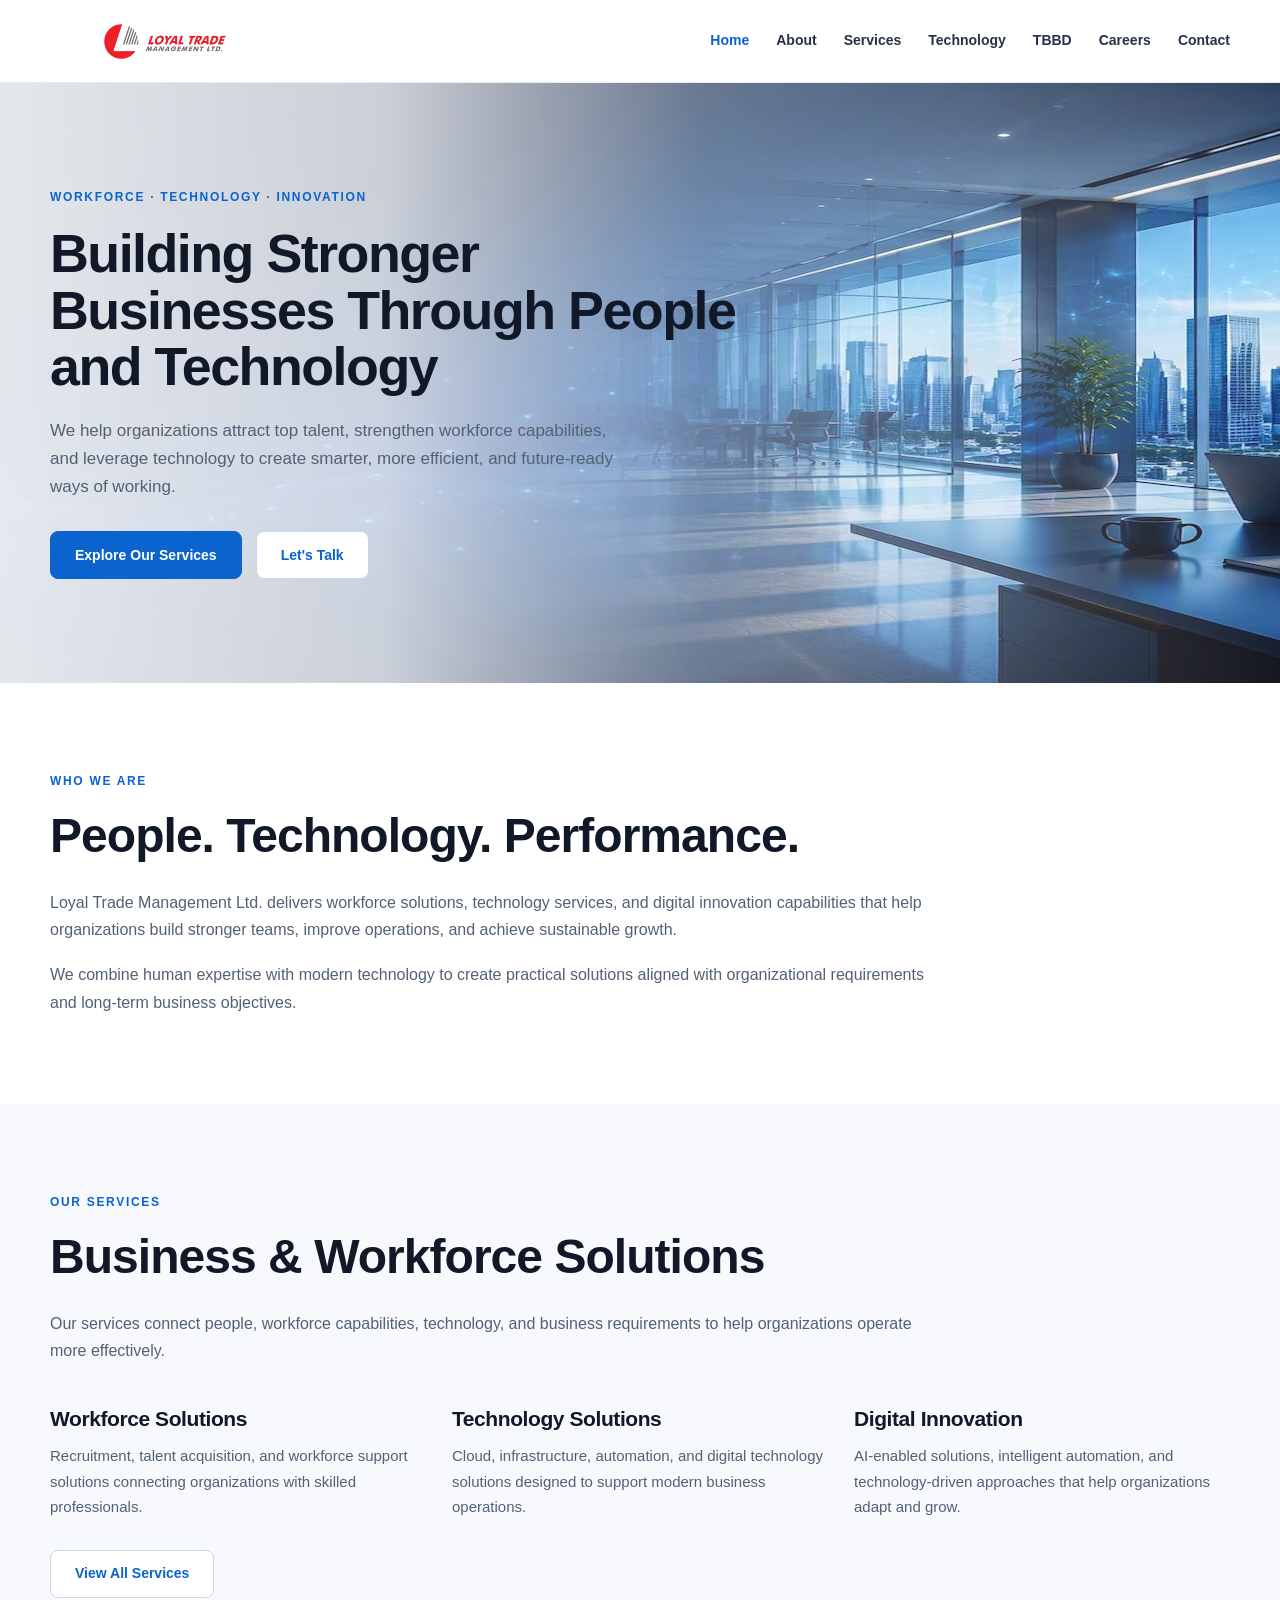
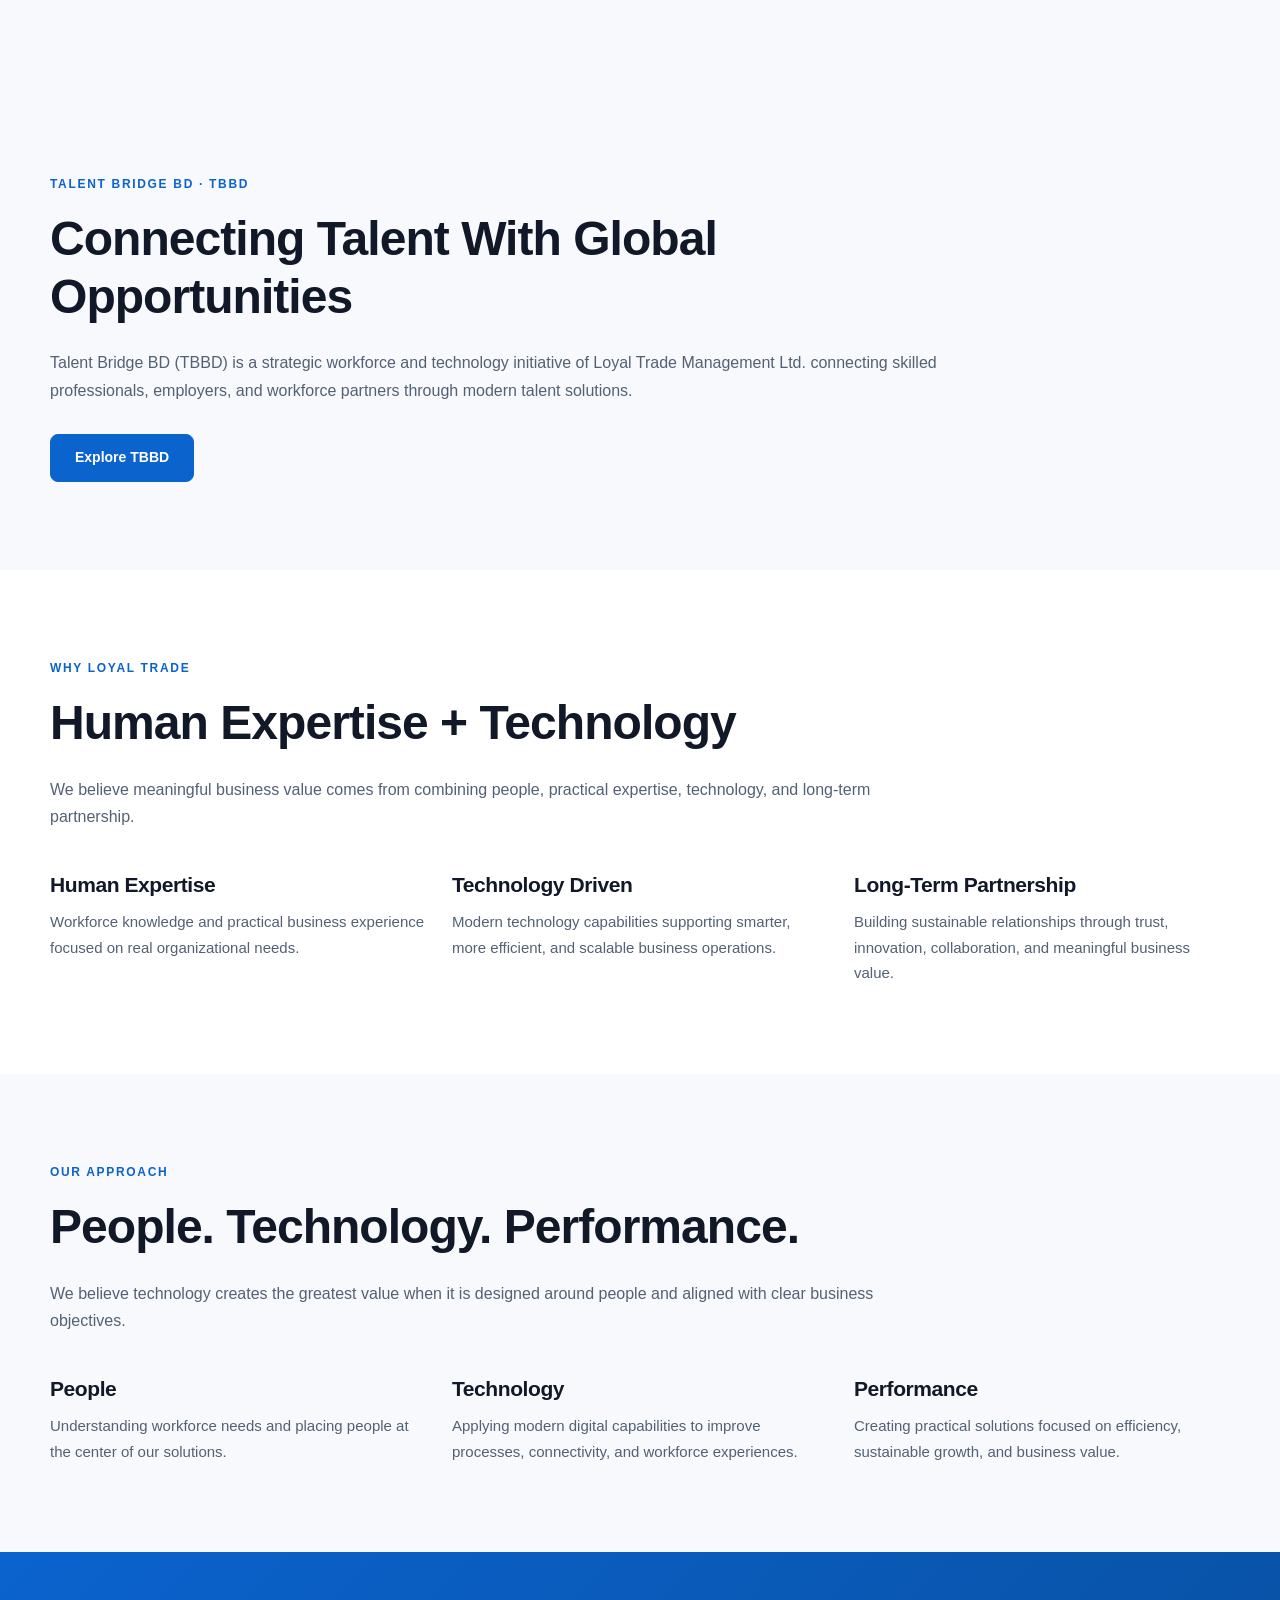
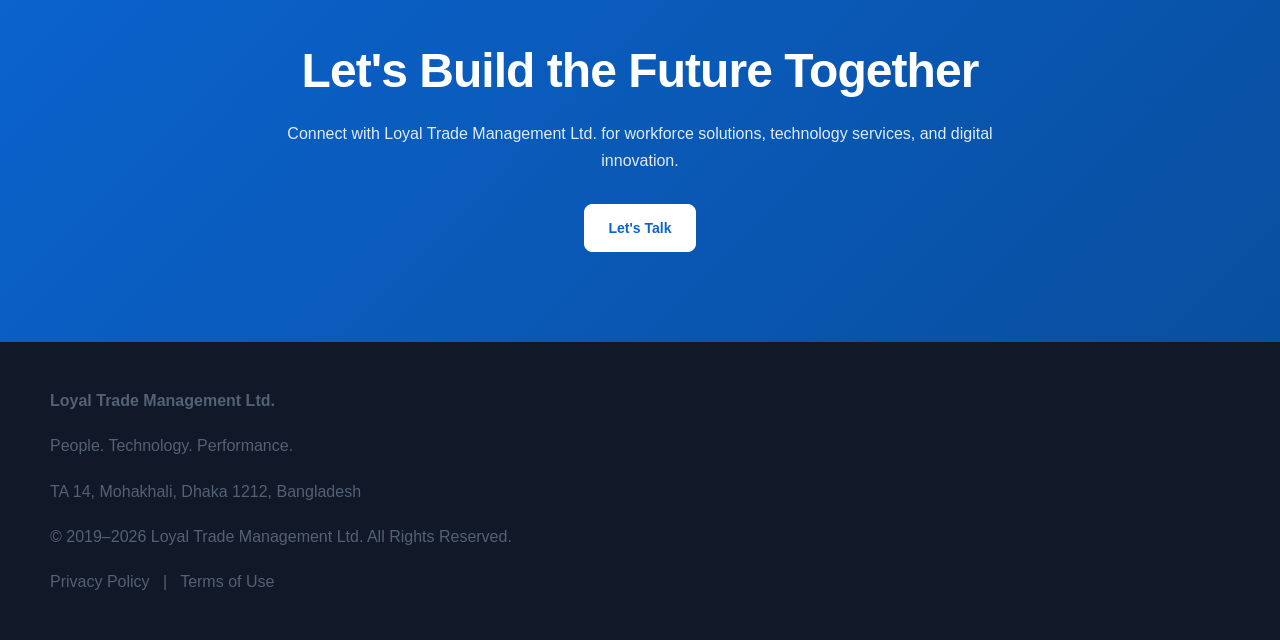
<file: index.html>
<!DOCTYPE html>
<html lang="en">

<head>

    <meta charset="UTF-8">

    <meta
        name="viewport"
        content="width=device-width, initial-scale=1.0"
    >

    <meta
        name="description"
        content="Loyal Trade Management Ltd. delivers workforce solutions, technology services, digital innovation, and business support to help organizations build stronger teams, modernize operations, and achieve sustainable growth."
    >

    <meta
        name="author"
        content="Loyal Trade Management Ltd."
    >

    <meta
        name="robots"
        content="index, follow"
    >

    <title>
        Loyal Trade Management Ltd. | Workforce Solutions, Technology & Digital Innovation
    </title>

    <link
        rel="stylesheet"
        href="styles.css"
    >

</head>


<body>


<!-- =========================================================
     HEADER
========================================================= -->

<header class="site-header">

    <div class="container nav-container">


        <a
            href="index.html"
            class="brand"
            aria-label="Loyal Trade Management Ltd. Home"
        >

            <img
                src="assets/logo-transparent.png"
                alt="Loyal Trade Management Ltd."
                class="brand-logo"
            >

        </a>


        <nav
            class="main-nav"
            aria-label="Main navigation"
        >

            <a
                href="index.html"
                aria-current="page"
            >
                Home
            </a>

            <a href="about.html">
                About
            </a>

            <a href="services.html">
                Services
            </a>

            <a href="technology.html">
                Technology
            </a>

            <a href="tbbd.html">
                TBBD
            </a>

            <a href="careers.html">
                Careers
            </a>

            <a href="contact.html">
                Contact
            </a>

        </nav>




    </div>

</header>



<!-- =========================================================
     MAIN CONTENT
========================================================= -->

<main>


<!-- =========================================================
     HERO
========================================================= -->

<section class="hero">

    <div class="container hero-container">


        <div class="hero-content">


            <p class="eyebrow">
                WORKFORCE · TECHNOLOGY · INNOVATION
            </p>


            <h1>
                Building Stronger Businesses Through People and Technology
            </h1>


            <p>
                We help organizations attract top talent, strengthen workforce
                capabilities, and leverage technology to create smarter, more
                efficient, and future-ready ways of working.
            </p>


            <div class="button-group">


                <a
                    href="services.html"
                    class="button primary-button"
                >
                    Explore Our Services
                </a>


                <a
                    href="contact.html"
                    class="button secondary-button"
                >
                    Let's Talk
                </a>


            </div>


        </div>






    </div>

</section>



<!-- =========================================================
     WHO WE ARE
========================================================= -->

<section class="section">

    <div class="container">


        <p class="section-label">
            WHO WE ARE
        </p>


        <h2>
            People. Technology. Performance.
        </h2>


        <p>
            Loyal Trade Management Ltd. delivers workforce solutions,
            technology services, and digital innovation capabilities
            that help organizations build stronger teams, improve
            operations, and achieve sustainable growth.
        </p>


        <p>
            We combine human expertise with modern technology to
            create practical solutions aligned with organizational
            requirements and long-term business objectives.
        </p>


    </div>

</section>



<!-- =========================================================
     SERVICES
========================================================= -->

<section class="section light-section">

    <div class="container">


        <p class="section-label">
            OUR SERVICES
        </p>


        <h2>
            Business &amp; Workforce Solutions
        </h2>


        <p>
            Our services connect people, workforce capabilities,
            technology, and business requirements to help
            organizations operate more effectively.
        </p>


        <div class="content-grid">


            <div>

                <h3>
                    Workforce Solutions
                </h3>


                <p>
                    Recruitment, talent acquisition, and workforce
                    support solutions connecting organizations with
                    skilled professionals.
                </p>


            </div>



            <div>

                <h3>
                    Technology Solutions
                </h3>


                <p>
                    Cloud, infrastructure, automation, and digital
                    technology solutions designed to support modern
                    business operations.
                </p>


            </div>



            <div>

                <h3>
                    Digital Innovation
                </h3>


                <p>
                    AI-enabled solutions, intelligent automation,
                    and technology-driven approaches that help
                    organizations adapt and grow.
                </p>


            </div>


        </div>


        <div class="button-group">

            <a
                href="services.html"
                class="button secondary-button"
            >
                View All Services
            </a>

        </div>


    </div>

</section>



<!-- =========================================================
     TECHNOLOGY
========================================================= -->
<!-- =========================================================
     TBBD
========================================================= -->

<section class="section light-section">

    <div class="container">


        <p class="section-label">
            TALENT BRIDGE BD · TBBD
        </p>


        <h2>
            Connecting Talent With Global Opportunities
        </h2>


        <p>
            Talent Bridge BD (TBBD) is a strategic workforce
            and technology initiative of Loyal Trade Management Ltd.
            connecting skilled professionals, employers, and
            workforce partners through modern talent solutions.
        </p>


        <div class="button-group">

            <a
                href="tbbd.html"
                class="button primary-button"
            >
                Explore TBBD
            </a>

        </div>


    </div>

</section>



<!-- =========================================================
     WHY CHOOSE US
========================================================= -->

<section class="section">

    <div class="container">


        <p class="section-label">
            WHY LOYAL TRADE
        </p>


        <h2>
            Human Expertise + Technology
        </h2>


        <p>
            We believe meaningful business value comes from
            combining people, practical expertise, technology,
            and long-term partnership.
        </p>


        <div class="content-grid">


            <div>

                <h3>
                    Human Expertise
                </h3>


                <p>
                    Workforce knowledge and practical business
                    experience focused on real organizational needs.
                </p>


            </div>



            <div>

                <h3>
                    Technology Driven
                </h3>


                <p>
                    Modern technology capabilities supporting
                    smarter, more efficient, and scalable
                    business operations.
                </p>


            </div>



            <div>

                <h3>
                    Long-Term Partnership
                </h3>


                <p>
                    Building sustainable relationships through
                    trust, innovation, collaboration, and
                    meaningful business value.
                </p>


            </div>


        </div>


    </div>

</section>



<!-- =========================================================
     OUR APPROACH
========================================================= -->

<section class="section light-section">

    <div class="container">


        <p class="section-label">
            OUR APPROACH
        </p>


        <h2>
            People. Technology. Performance.
        </h2>


        <p>
            We believe technology creates the greatest value when
            it is designed around people and aligned with clear
            business objectives.
        </p>


        <div class="content-grid">


            <div>

                <h3>
                    People
                </h3>


                <p>
                    Understanding workforce needs and placing
                    people at the center of our solutions.
                </p>


            </div>



            <div>

                <h3>
                    Technology
                </h3>


                <p>
                    Applying modern digital capabilities to improve
                    processes, connectivity, and workforce experiences.
                </p>


            </div>



            <div>

                <h3>
                    Performance
                </h3>


                <p>
                    Creating practical solutions focused on
                    efficiency, sustainable growth, and business value.
                </p>


            </div>


        </div>


    </div>

</section>



<!-- =========================================================
     FINAL CTA
========================================================= -->

<section class="cta-section">

    <div class="container">


        <h2>
            Let's Build the Future Together
        </h2>


        <p>
            Connect with Loyal Trade Management Ltd. for workforce
            solutions, technology services, and digital innovation.
        </p>


        <a
            href="contact.html"
            class="button primary-button"
        >
            Let's Talk
        </a>


    </div>

</section>


</main>



<!-- =========================================================
     FOOTER
========================================================= -->

<footer class="site-footer">

    <div class="container">


        <p>
            <strong>
                Loyal Trade Management Ltd.
            </strong>
        </p>


        <p>
            People. Technology. Performance.
        </p>


        <p>
            TA 14, Mohakhali, Dhaka 1212, Bangladesh
        </p>


        <p>
            ©️ 2019–2026 Loyal Trade Management Ltd.
            All Rights Reserved.
        </p>


        <p>

            <a href="privacy.html">
                Privacy Policy
            </a>

            &nbsp; | &nbsp;

            <a href="terms.html">
                Terms of Use
            </a>

        </p>


    </div>

</footer>


</body>

</html>
</file>
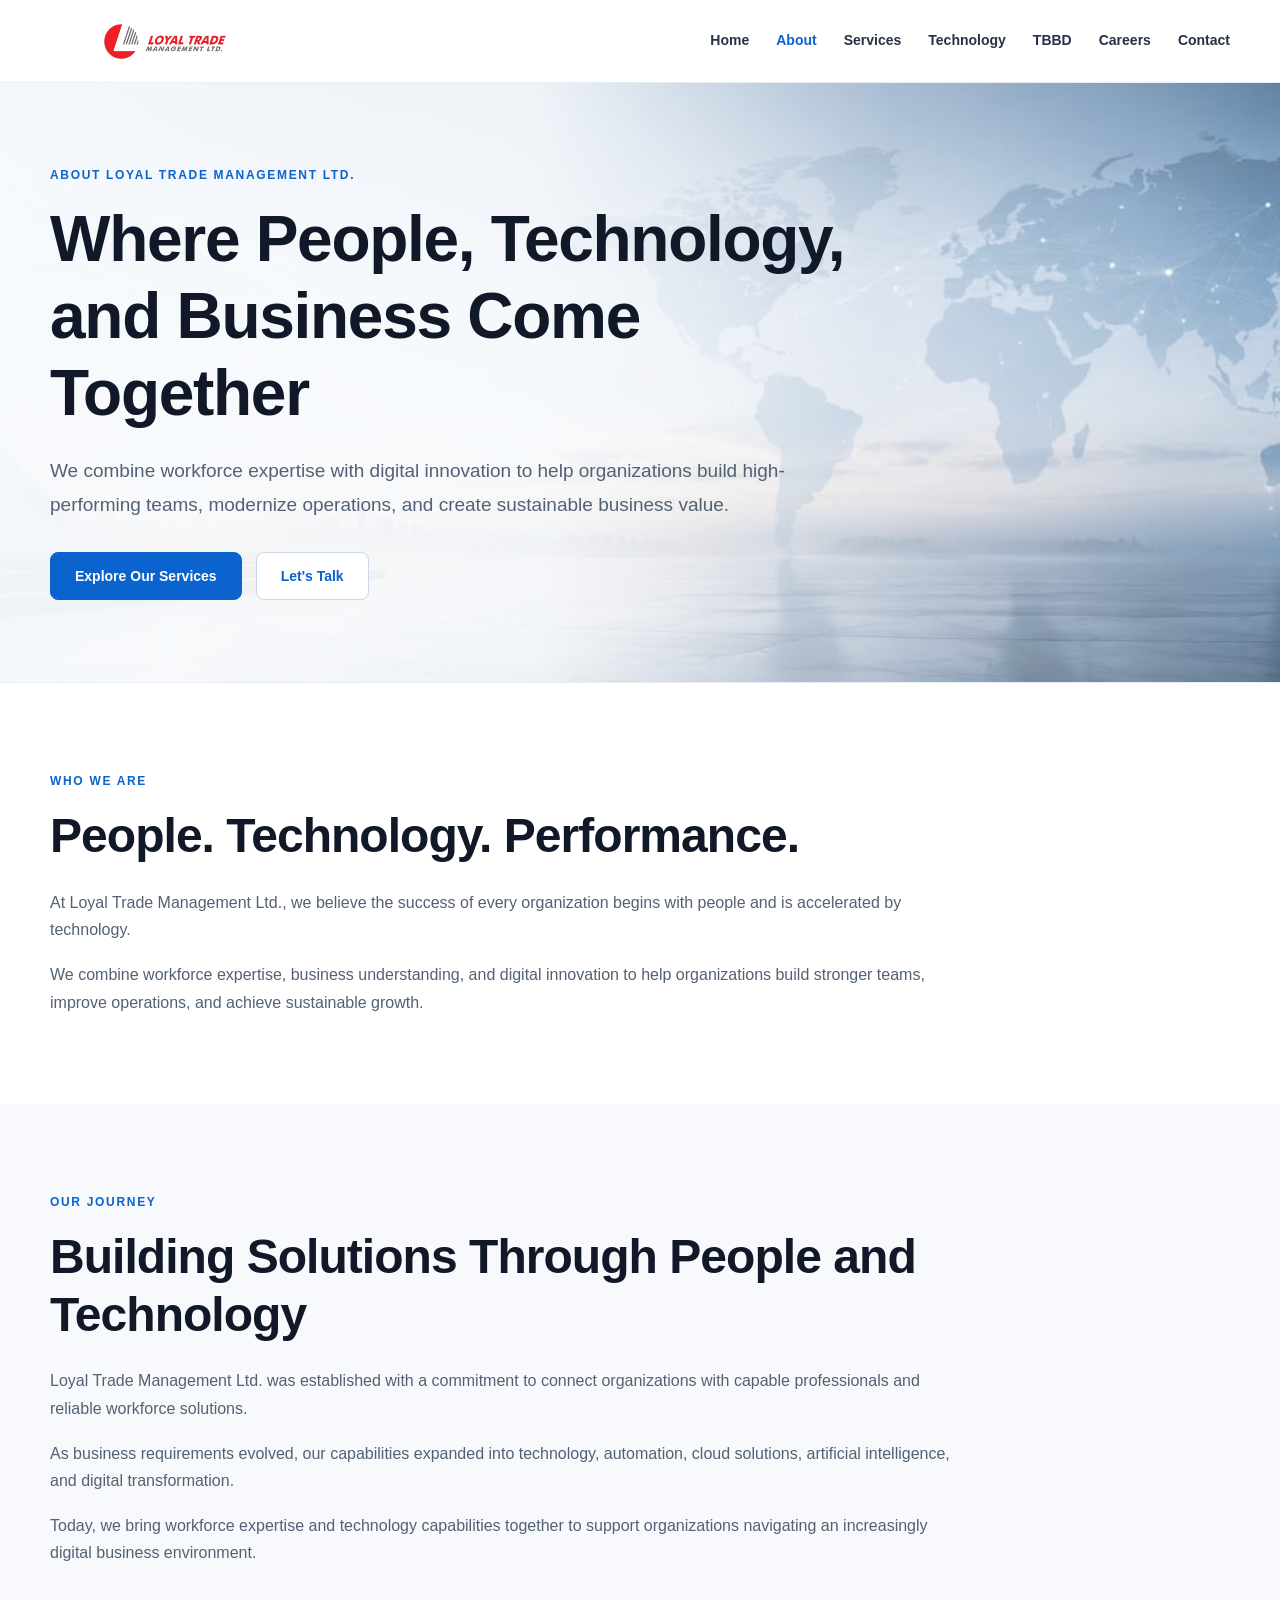
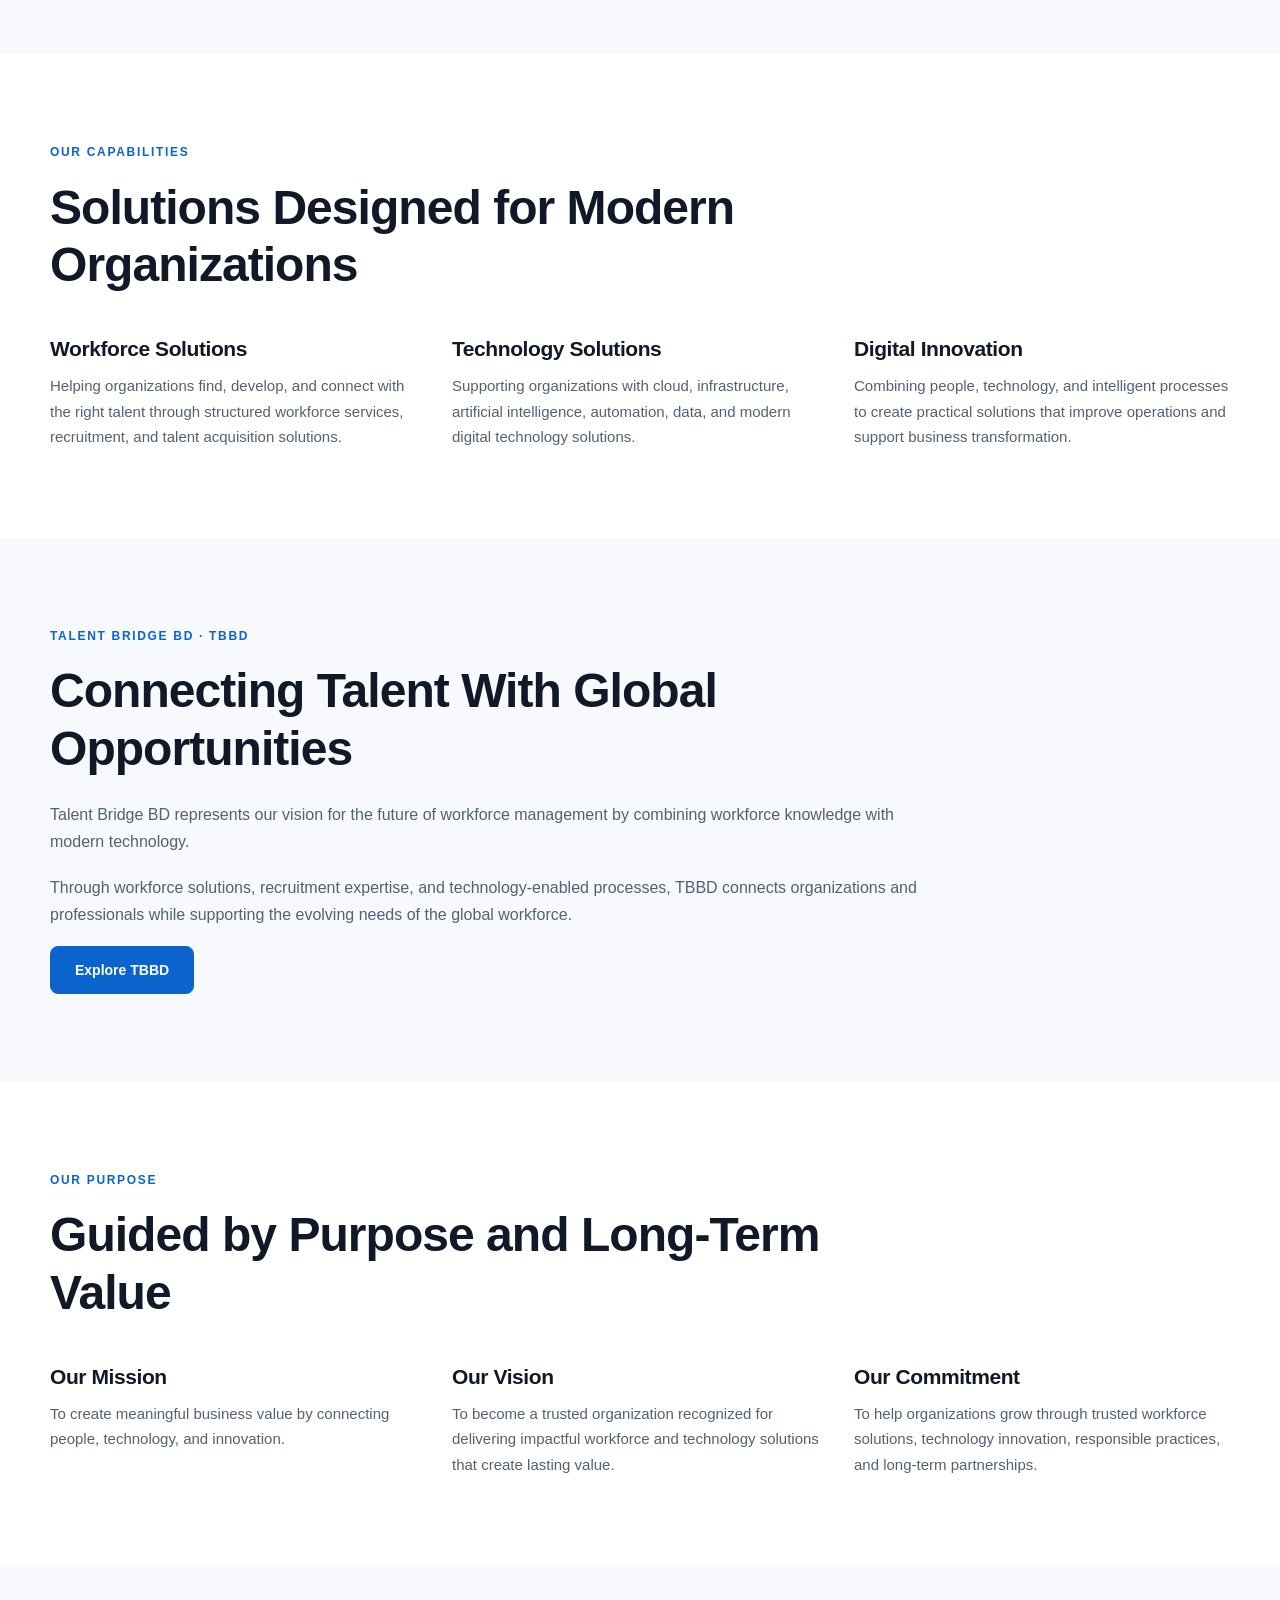
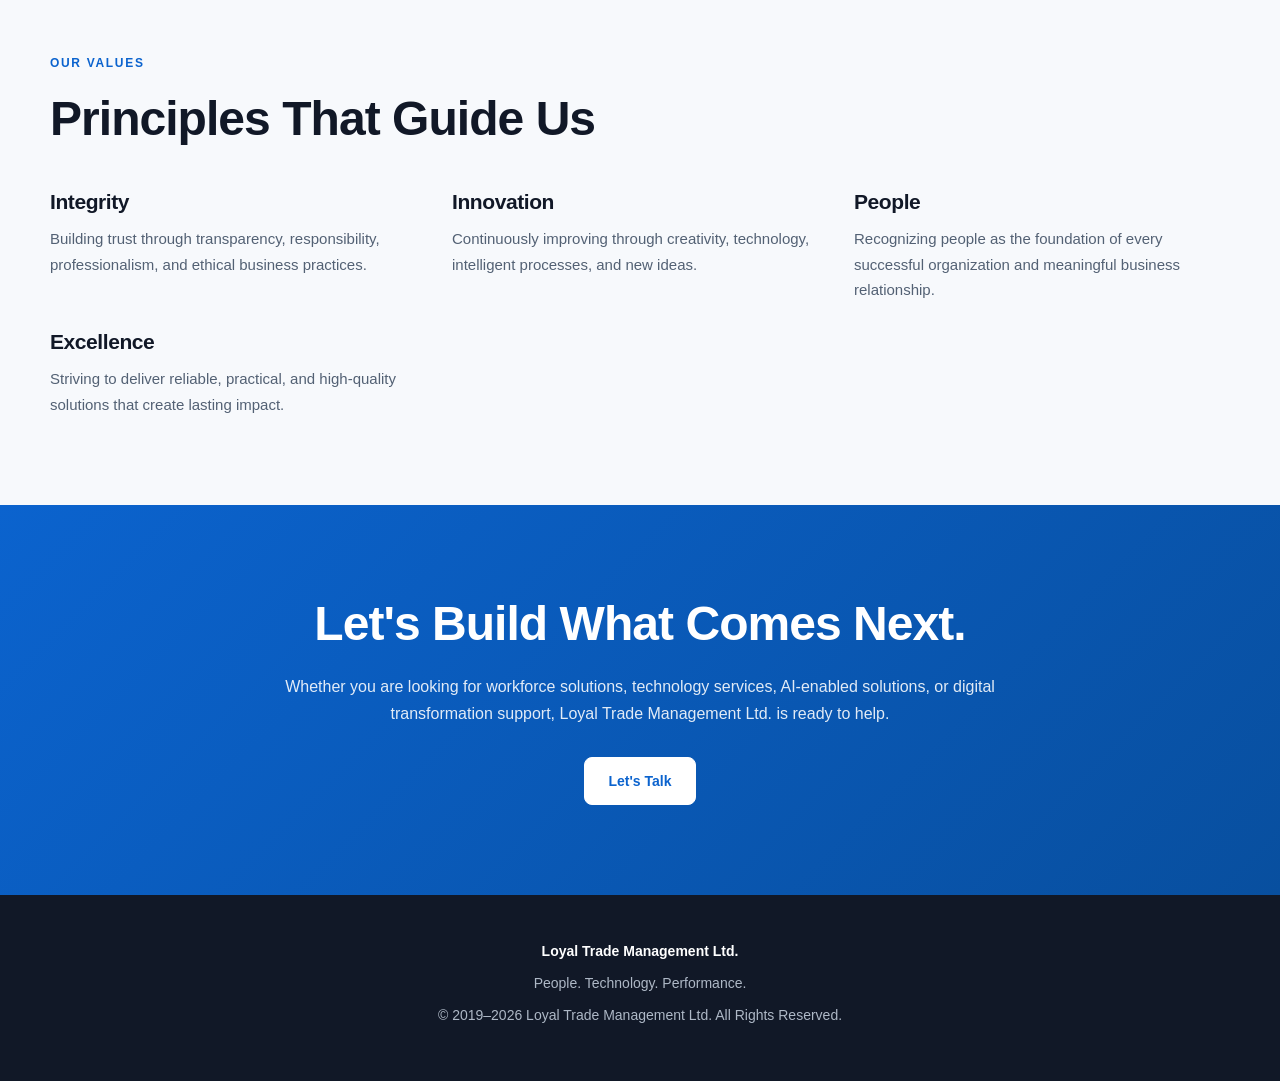
<file: about.html>
<!DOCTYPE html>
<html lang="en">

<head>

    <meta charset="UTF-8">

    <meta name="viewport"
          content="width=device-width, initial-scale=1.0">

    <meta
        name="description"
        content="Learn about Loyal Trade Management Ltd., our workforce solutions, technology expertise, digital innovation initiatives, mission, vision, and commitment to helping organizations grow and succeed."
    >

    <meta
        name="keywords"
        content="Loyal Trade Management Ltd, workforce solutions, recruitment, technology, digital innovation, HR, HCM, Talent Bridge BD, TBBD"
    >

    <meta
        name="author"
        content="Loyal Trade Management Ltd."
    >

    <title>About Loyal Trade Management Ltd. | Workforce, Technology & Innovation</title>

    <link rel="stylesheet"
          href="styles.css">

</head>


<body>


<!-- =========================================================
     HEADER
========================================================= -->

<header class="site-header">

    <div class="container nav-container">


        <a
            href="index.html"
            class="brand"
            aria-label="Loyal Trade Management Ltd. Home"
        >

            <img
                src="assets/logo-transparent.png"
                alt="Loyal Trade Management Ltd."
                class="brand-logo"
            >

        </a>


        <nav
            class="main-nav"
            aria-label="Main Navigation"
        >

            <a href="index.html">
                Home
            </a>

            <a
                href="about.html"
                aria-current="page"
            >
                About
            </a>

            <a href="services.html">
                Services
            </a>

            <a href="technology.html">
                Technology
            </a>

            <a href="tbbd.html">
                TBBD
            </a>

            <a href="careers.html">
                Careers
            </a>

            <a href="contact.html">
                Contact
            </a>

        </nav>




    </div>

</header>



<main>


<!-- =========================================================
     ABOUT HERO
========================================================= -->

<section class="page-hero about-banner">

    <div class="container">


        <p class="section-label">
            ABOUT LOYAL TRADE MANAGEMENT LTD.
        </p>


        <h1>

            Where People, Technology, and Business Come Together

        </h1>


        <p class="intro-text">

            We combine workforce expertise with digital innovation to help

            organizations build high-performing teams, modernize operations,

            and create sustainable business value.

        </p>


        <div class="button-group">


            <a
                href="services.html"
                class="primary-button"
            >
                Explore Our Services
            </a>


            <a
                href="contact.html"
                class="secondary-button"
            >
                Let's Talk
            </a>

        </div>


    </div>

</section>



<!-- =========================================================
     WHO WE ARE
========================================================= -->

<section class="section">

    <div class="container">


        <p class="section-label">
            WHO WE ARE
        </p>


        <h2>
            People. Technology. Performance.
        </h2>


        <p>
            At Loyal Trade Management Ltd., we believe the success of
            every organization begins with people and is accelerated
            by technology.
        </p>


        <p>
            We combine workforce expertise, business understanding,
            and digital innovation to help organizations build stronger
            teams, improve operations, and achieve sustainable growth.
        </p>


    </div>

</section>



<!-- =========================================================
     OUR JOURNEY
========================================================= -->

<section class="section light-section">

    <div class="container">


        <p class="section-label">
            OUR JOURNEY
        </p>


        <h2>
            Building Solutions Through People and Technology
        </h2>


        <p>
            Loyal Trade Management Ltd. was established with a
            commitment to connect organizations with capable
            professionals and reliable workforce solutions.
        </p>


        <p>
            As business requirements evolved, our capabilities
            expanded into technology, automation, cloud solutions,
            artificial intelligence, and digital transformation.
        </p>


        <p>
            Today, we bring workforce expertise and technology
            capabilities together to support organizations navigating
            an increasingly digital business environment.
        </p>


    </div>

</section>



<!-- =========================================================
     OUR CAPABILITIES
========================================================= -->

<section class="section">

    <div class="container">


        <p class="section-label">
            OUR CAPABILITIES
        </p>


        <h2>
            Solutions Designed for Modern Organizations
        </h2>


        <div class="content-grid">


            <div>

                <h3>
                    Workforce Solutions
                </h3>


                <p>
                    Helping organizations find, develop, and connect
                    with the right talent through structured workforce
                    services, recruitment, and talent acquisition
                    solutions.
                </p>

            </div>


            <div>

                <h3>
                    Technology Solutions
                </h3>


                <p>
                    Supporting organizations with cloud, infrastructure,
                    artificial intelligence, automation, data, and
                    modern digital technology solutions.
                </p>

            </div>


            <div>

                <h3>
                    Digital Innovation
                </h3>


                <p>
                    Combining people, technology, and intelligent
                    processes to create practical solutions that
                    improve operations and support business
                    transformation.
                </p>

            </div>


        </div>


    </div>

</section>



<!-- =========================================================
     TALENT BRIDGE BD
========================================================= -->

<section class="section light-section">

    <div class="container">


        <p class="section-label">
            TALENT BRIDGE BD · TBBD
        </p>


        <h2>
            Connecting Talent With Global Opportunities
        </h2>


        <p>
            Talent Bridge BD represents our vision for the future
            of workforce management by combining workforce knowledge
            with modern technology.
        </p>


        <p>
            Through workforce solutions, recruitment expertise, and
            technology-enabled processes, TBBD connects organizations
            and professionals while supporting the evolving needs
            of the global workforce.
        </p>


        <a
            href="tbbd.html"
            class="primary-button"
        >
            Explore TBBD
        </a>


    </div>

</section>



<!-- =========================================================
     MISSION & VISION
========================================================= -->

<section class="section">

    <div class="container">


        <p class="section-label">
            OUR PURPOSE
        </p>


        <h2>
            Guided by Purpose and Long-Term Value
        </h2>


        <div class="content-grid">


            <div>

                <h3>
                    Our Mission
                </h3>


                <p>
                    To create meaningful business value by connecting
                    people, technology, and innovation.
                </p>

            </div>


            <div>

                <h3>
                    Our Vision
                </h3>


                <p>
                    To become a trusted organization recognized for
                    delivering impactful workforce and technology
                    solutions that create lasting value.
                </p>

            </div>


            <div>

                <h3>
                    Our Commitment
                </h3>


                <p>
                    To help organizations grow through trusted
                    workforce solutions, technology innovation,
                    responsible practices, and long-term partnerships.
                </p>

            </div>


        </div>


    </div>

</section>



<!-- =========================================================
     OUR VALUES
========================================================= -->

<section class="section light-section">

    <div class="container">


        <p class="section-label">
            OUR VALUES
        </p>


        <h2>
            Principles That Guide Us
        </h2>


        <div class="content-grid">


            <div>

                <h3>
                    Integrity
                </h3>


                <p>
                    Building trust through transparency, responsibility,
                    professionalism, and ethical business practices.
                </p>

            </div>


            <div>

                <h3>
                    Innovation
                </h3>


                <p>
                    Continuously improving through creativity,
                    technology, intelligent processes, and new ideas.
                </p>

            </div>


            <div>

                <h3>
                    People
                </h3>


                <p>
                    Recognizing people as the foundation of every
                    successful organization and meaningful business
                    relationship.
                </p>

            </div>


            <div>

                <h3>
                    Excellence
                </h3>


                <p>
                    Striving to deliver reliable, practical, and
                    high-quality solutions that create lasting impact.
                </p>

            </div>


        </div>


    </div>

</section>



<!-- =========================================================
     FINAL CTA
========================================================= -->

<section class="cta-section">

    <div class="container">


        <h2>
            Let's Build What Comes Next.
        </h2>


        <p>
            Whether you are looking for workforce solutions,
            technology services, AI-enabled solutions, or digital
            transformation support, Loyal Trade Management Ltd.
            is ready to help.
        </p>


        <a
            href="contact.html"
            class="primary-button"
        >
            Let's Talk
        </a>


    </div>

</section>


</main>



<!-- =========================================================
     FOOTER
========================================================= -->

<footer class="site-footer">

    <div class="container">


        <div class="footer-bottom">


            <p>
                Loyal Trade Management Ltd.
            </p>


            <p>
                People. Technology. Performance.
            </p>


            <p>
                ©️ 2019–2026 Loyal Trade Management Ltd.
                All Rights Reserved.
            </p>


        </div>


    </div>

</footer>


</body>

</html>
</file>
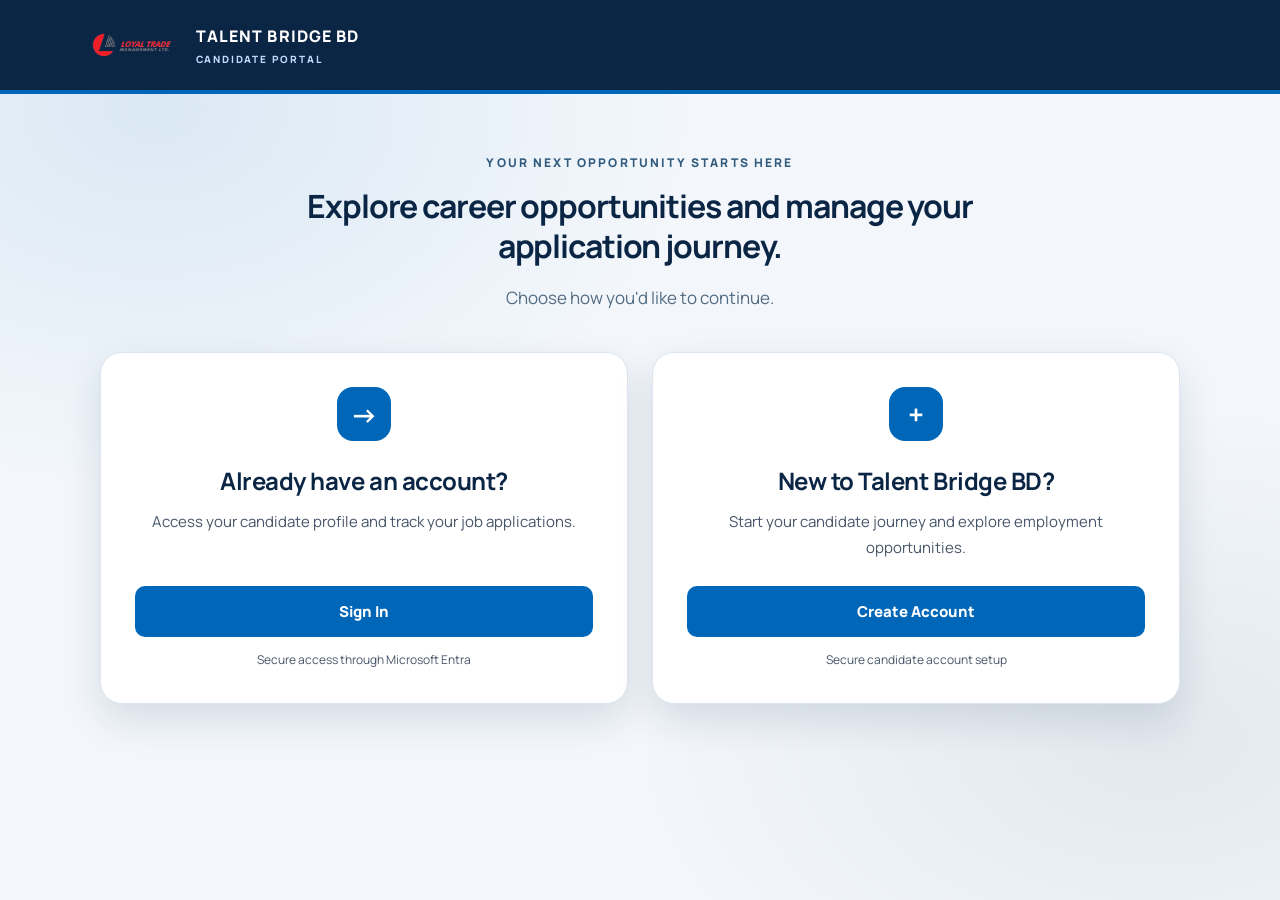
<file: candidate-access.html>
<!doctype html>
<html lang="en">
<head>
  <meta charset="utf-8">
  <meta name="viewport" content="width=device-width, initial-scale=1">
  <meta name="theme-color" content="#0B2545">
  <title>Candidate Portal | Talent Bridge BD</title>
  <style>
    :root {
      --navy: #0B2545;
      --navy-light: #0067B8;
      --sky: #0067B8;
      --page: #F4F8FC;
      --muted: #E2E8F0;
      --white: #FFFFFF;
    }
    * { box-sizing: border-box; }
    body {
      margin: 0;
      min-height: 100vh;
      background: #EAF3FC;
      color: var(--navy);
      font-family: -apple-system, BlinkMacSystemFont, "Segoe UI",
                   Roboto, Helvetica, Arial, sans-serif;
    }
    .page {
      width: min(1080px, calc(100% - 40px));
      margin: auto;
      padding: 32px 0 60px;
    }
    .brand {
      display: inline-flex;
      align-items: center;
      gap: 12px;
      color: var(--navy);
      text-decoration: none;
    }
    .brand img {
      display: block;
      width: 48px;
      height: 48px;
      object-fit: contain;
    }
    .brand-name {
      display: block;
      font-size: 16px;
      font-weight: 850;
      letter-spacing: .07em;
    }
    .brand-label {
      display: block;
      margin-top: 5px;
      color: #42617E;
      font-size: 10px;
      font-weight: 800;
      letter-spacing: .18em;
    }
    .intro {
      max-width: 790px;
      margin: 28px auto 40px;
      text-align: center;
    }
    .eyebrow {
      margin: 0 0 15px;
      color: #315A7C;
      font-size: 12px;
      font-weight: 800;
      letter-spacing: .18em;
      text-transform: uppercase;
    }
    h1 {
      margin: 0;
      font-size: clamp(32px, 5vw, 52px);
      line-height: 1.12;
      letter-spacing: -.035em;
    }
    .intro-copy {
      margin: 18px 0 0;
      color: #526B82;
      font-size: 17px;
      line-height: 1.65;
    }
    .cards {
      display: grid;
      grid-template-columns: repeat(2, minmax(0, 1fr));
      gap: 24px;
    }
    .card {
      display: flex;
      flex-direction: column;
      align-items: flex-start;
      min-height: 340px;
      padding: 34px;
      border: 1px solid rgba(255,255,255,.12);
      border-radius: 22px;
      background: var(--navy);
      color: var(--white);
      box-shadow: 0 16px 38px rgba(11,37,69,.12);
    }
    .icon {
      display: grid;
      place-items: center;
      width: 54px;
      height: 54px;
      margin-bottom: 24px;
      border-radius: 16px;
      background: var(--navy-light);
      color: var(--sky);
      font-size: 27px;
      font-weight: 700;
    }
    h2 {
      margin: 0;
      font-size: 24px;
      line-height: 1.3;
      letter-spacing: -.02em;
    }
    .card-copy {
      margin: 13px 0 26px;
      color: var(--muted);
      font-size: 15px;
      line-height: 1.7;
    }
    .action {
      display: inline-flex;
      align-items: center;
      justify-content: center;
      width: 100%;
      min-height: 49px;
      margin-top: auto;
      padding: 13px 20px;
      border: 2px solid var(--white);
      border-radius: 10px;
      background: #0066CC;
      color: #FFFFFF;
      font-size: 15px;
      font-weight: 800;
      text-decoration: none;
      transition: background .15s ease, transform .15s ease;
    }
.action:hover {
  background: #004F9E;
  border-color: #004F9E;
  color: #FFFFFF;
}
    .action:focus-visible {
      outline: 3px solid var(--sky);
      outline-offset: 4px;
    }
    .note {
      margin: 14px 0 0;
      color: #C1D8EC;
      font-size: 12px;
      line-height: 1.5;
    }
    @media (max-width: 680px) {
      .page {
        width: min(100% - 28px, 520px);
        padding-top: 24px;
      }
      .intro { margin: 24px auto 30px; }
      .intro-copy { font-size: 16px; }
      .cards { grid-template-columns: 1fr; gap: 17px; }
      .card { min-height: 0; padding: 27px; }
    }
    @media (prefers-reduced-motion: reduce) {
      *, *::before, *::after { transition: none !important; }
    }

/* Candidate Portal: match Administrator Portal colours */
body {
  background: #F4F8FC;
  color: #1F2937;
}
h1, h2, h3 {
  color: #0B2545;
}
.card {
  background: #FFFFFF;
  border: 1px solid #DCE6F0;
}
.action,
a.action,
.action:visited {
  background: #0067B8;
  border-color: #0067B8;
  color: #FFFFFF;
}
.action:hover,
a.action:hover,
.action:focus-visible,
a.action:focus-visible {
  background: #0B5CAD;
  border-color: #0B5CAD;
  color: #FFFFFF;
}


/* Center content inside both Candidate Portal cards */
.cards .card {
  text-align: center;
}
.cards .card h2,
.cards .card h3,
.cards .card p,
.cards .card .card-copy {
  text-align: center;
}
.cards .card .action {
  margin-left: auto;
  margin-right: auto;
}


/* Ensure the existing account icons are visible */
.cards .card .icon {
  display: block;
  visibility: visible;
  opacity: 1;
  color: #0067B8;
  font-size: 28px;
  line-height: 1.3;
  text-align: center;
}


/* Final Candidate Portal card alignment and icon styling */
.cards .card {
  align-items: center;
  text-align: center;
}
.cards .card > h2,
.cards .card > p,
.cards .card > .action {
  align-self: center;
  text-align: center;
}
.cards .card > .icon {
  display: grid;
  place-items: center;
  align-self: center;
  flex: 0 0 54px;
  width: 54px;
  height: 54px;
  margin: 0 auto 24px;
  border-radius: 16px;
  background: #0067B8;
  color: #FFFFFF;
  font-size: 28px;
  font-weight: 700;
  line-height: 1;
  visibility: visible;
  opacity: 1;
}


/* Ensure both candidate security notes remain visible */
.cards .card .note {
  display: block;
  visibility: visible;
  opacity: 1;
  text-align: center;
  color: #475569;
  width: 100%;
}


/* Candidate Portal: ensure card descriptions are readable */
.cards .card {
  color: #1F2937;
  align-items: center;
  text-align: center;
}

.cards .card h2 {
  color: #0B2545;
}

.cards .card .card-copy {
  display: block;
  visibility: visible;
  opacity: 1;
  color: #475569;
  text-align: center;
}

.cards .card .note {
  display: block;
  visibility: visible;
  opacity: 1;
  color: #475569;
  text-align: center;
}


/* Workplace Hub-inspired Candidate Portal header */
.site-header {
  width: 100%;
  min-height: 82px;
  background: #FFFFFF;
  border-bottom: 1px solid #E8EDF3;
  position: relative;
  z-index: 10;
}
.header-container {
  width: min(1080px, calc(100% - 40px));
  min-height: 82px;
  margin: 0 auto;
  display: flex;
  align-items: center;
}
.site-header .brand {
  display: inline-flex;
  align-items: center;
  gap: 12px;
  text-decoration: none;
}
.site-header .brand img {
  display: block;
  width: 48px;
  height: 48px;
  object-fit: contain;
}
body {
  font-family: "Manrope", -apple-system, BlinkMacSystemFont, "Segoe UI",
    Roboto, Helvetica, Arial, sans-serif;
}
@media (max-width: 680px) {
  .site-header,
  .header-container {
    min-height: 72px;
  }
  .header-container {
    width: calc(100% - 28px);
  }
}


/* Candidate Portal styling matched to Workplace Hub */
html {
  min-height: 100%;
  background: #F3F7FB;
}

body {
  min-height: 100vh;
  margin: 0;
  background:
    radial-gradient(ellipse at 12% 12%, rgba(0,103,184,.10), transparent 34%),
    radial-gradient(ellipse at 90% 82%, rgba(11,37,69,.07), transparent 32%),
    #F3F7FB;
  color: #102A43;
  font-family: "Manrope", "Segoe UI", sans-serif;
}

.site-header {
  display: block;
  width: 100%;
  min-height: 94px;
  margin: 0;
  padding: 0;
  background: #0B2545;
  color: #FFFFFF;
  border-bottom: 4px solid #0067B8;
  box-sizing: border-box;
}

.header-container {
  width: min(1120px, calc(100% - 48px));
  min-height: 90px;
  margin: 0 auto;
  padding: 0;
  display: flex;
  align-items: center;
  box-sizing: border-box;
}

.site-header .brand {
  color: #FFFFFF;
}

.site-header .brand img {
  display: block;
  width: auto;
  height: 48px;
  max-width: 190px;
  object-fit: contain;
}

.site-header .brand-name {
  color: #FFFFFF;
}

.site-header .brand-label {
  color: #BFDBFE;
}

.page {
  background: transparent;
}

@media (max-width: 680px) {
  .site-header {
    min-height: 76px;
  }

  .header-container {
    min-height: 72px;
    width: calc(100% - 28px);
  }
}

/* Keep the Candidate Portal heading compact */
#page-title {
  font-size: clamp(1.65rem, 2.5vw, 2rem);
  line-height: 1.25;
}
</style>
  <link rel="preconnect" href="https://fonts.googleapis.com">
  <link rel="preconnect" href="https://fonts.gstatic.com" crossorigin>
  <link href="https://fonts.googleapis.com/css2?family=Manrope:wght@400;500;600;700;800&display=swap" rel="stylesheet">
</head>
<body>
  <header class="site-header">
  <div class="header-container">
    <a class="brand" href="https://www.talentbridgebd.com/"
       aria-label="Talent Bridge BD home">
      <img src="assets/logo-transparent.png" alt="">
      <span>
        <span class="brand-name">TALENT BRIDGE BD</span>
        <span class="brand-label">CANDIDATE PORTAL</span>
      </span>
    </a>
  </div>
</header>

<main class="page">


    <section class="intro" aria-labelledby="page-title">
      <p class="eyebrow">Your next opportunity starts here</p>
      <h1 id="page-title">Explore career opportunities and manage your application journey.</h1>
      <p class="intro-copy">Choose how you'd like to continue.</p>
    </section>

    <section class="cards" aria-label="Candidate account options">
      <article class="card">
        <div class="icon" aria-hidden="true">→</div>
        <h2>Already have an account?</h2>
        <p class="card-copy">
          Access your candidate profile and track your job applications.
        </p>
        <a class="action" href="https://portal.talentbridgebd.com/.auth/login/TBBDCandidateExternalID?post_login_redirect_uri=%2F%3FauthMode%3Dcandidate&amp;prompt=login">Sign In</a>
        <p class="note">Secure access through Microsoft Entra</p>
      </article>

      <article class="card">
        <div class="icon" aria-hidden="true">+</div>
        <h2>New to Talent Bridge BD?</h2>
        <p class="card-copy">
          Start your candidate journey and explore employment opportunities.
        </p>
        <a class="action" href="https://portal.talentbridgebd.com/.auth/login/TBBDCandidateExternalID?post_login_redirect_uri=%2F%3FauthMode%3Dcandidate&amp;prompt=create">Create Account</a>
        <p class="note">Secure candidate account setup</p>
      </article>
    </section>
  </main>
</body>
</html>
</file>
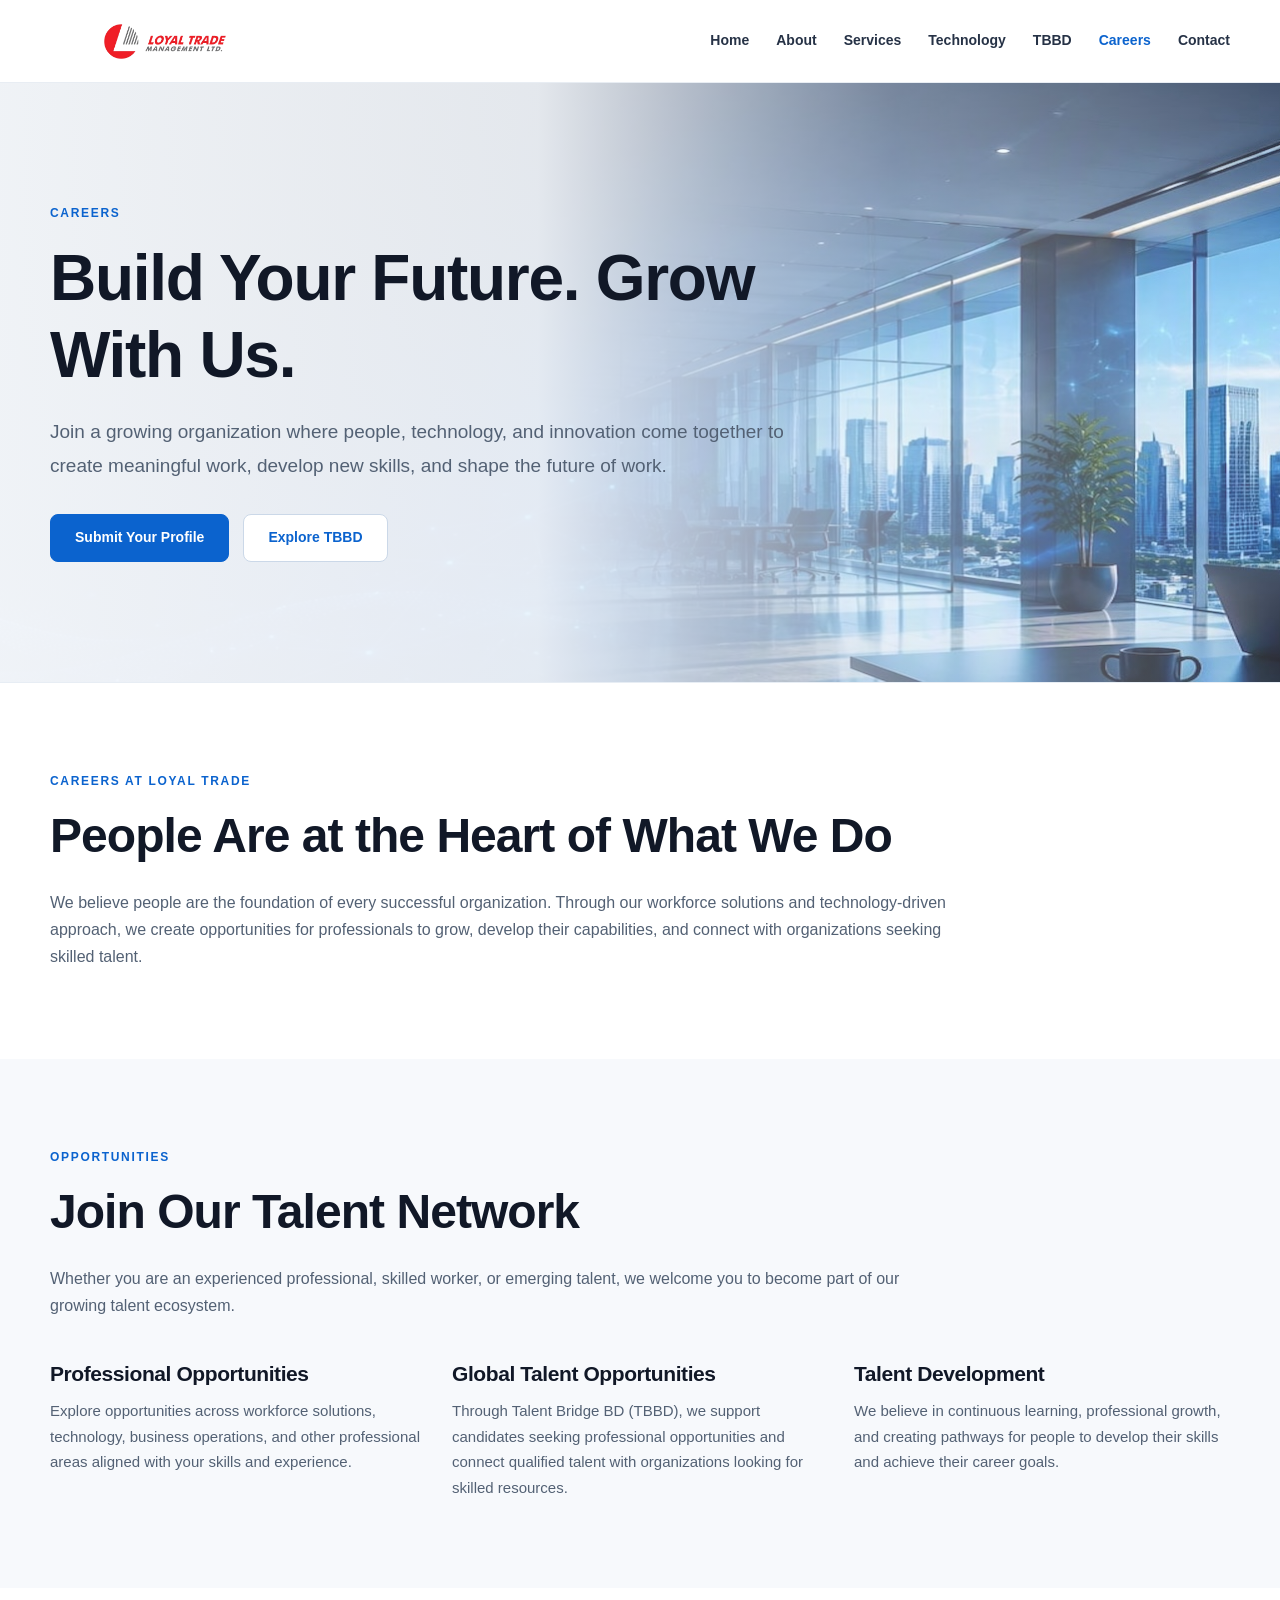
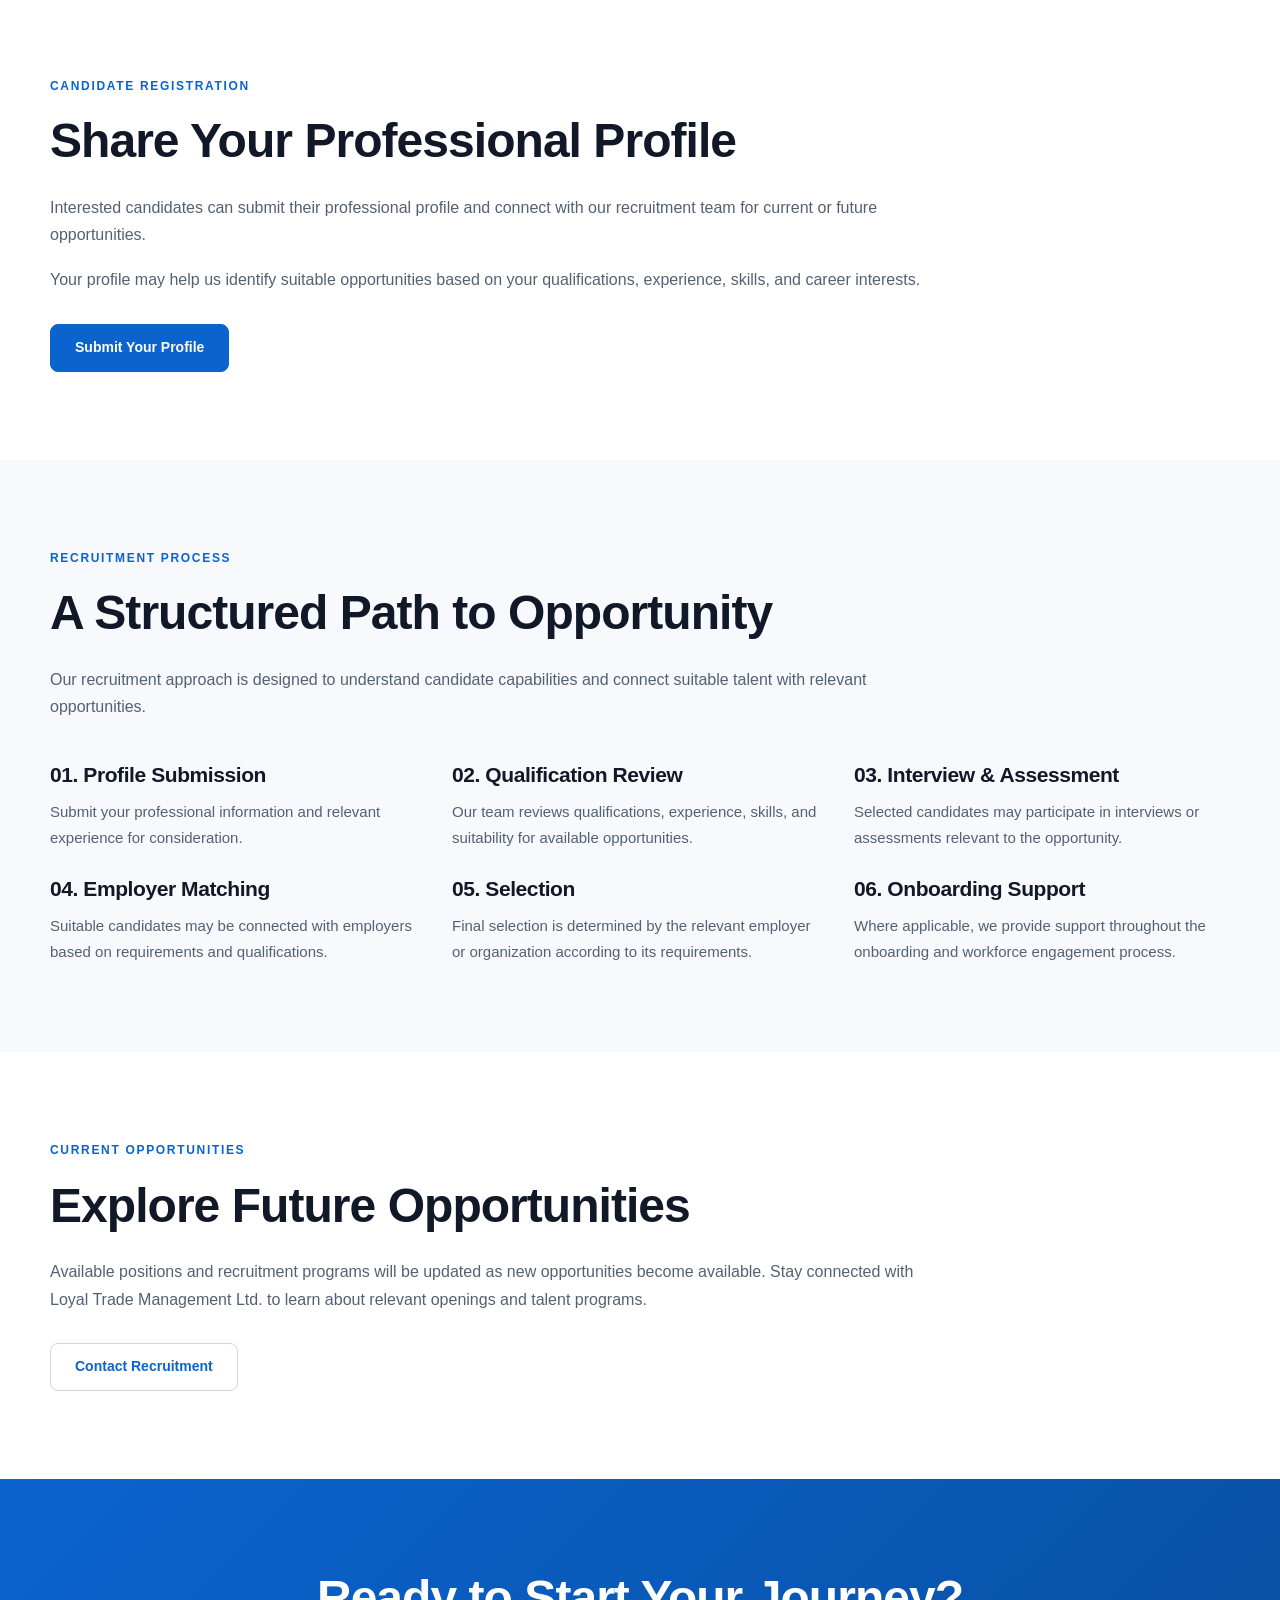
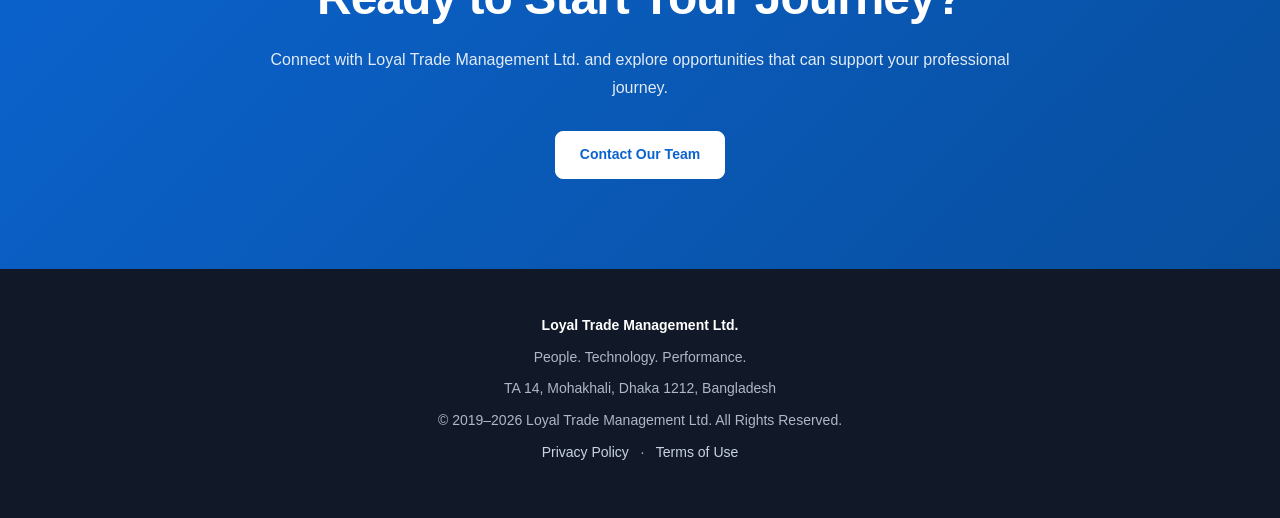
<file: careers.html>
<!DOCTYPE html>
<html lang="en">

<head>

    <meta charset="UTF-8">

    <meta name="viewport"
          content="width=device-width, initial-scale=1.0">

    <meta
        name="description"
        content="Explore career opportunities with Loyal Trade Management Ltd. and discover pathways to connect talent with employers and global opportunities."
    >

    <meta
        name="author"
        content="Loyal Trade Management Ltd."
    >

    <title>Careers & Global Opportunities | Loyal Trade Management Ltd.</title>

    <link rel="stylesheet"
          href="styles.css">

</head>


<body>


<!-- =========================================================
     HEADER
========================================================= -->

<header class="site-header">

    <div class="container nav-container">


        <a
            href="index.html"
            class="brand"
            aria-label="Loyal Trade Management Ltd. Home"
        >

            <img
                src="assets/logo-transparent.png"
                alt="Loyal Trade Management Ltd."
                class="brand-logo"
            >

        </a>


        <nav
            class="main-nav"
            aria-label="Main Navigation"
        >

            <a href="index.html">
                Home
            </a>

            <a href="about.html">
                About
            </a>

            <a href="services.html">
                Services
            </a>

            <a href="technology.html">
                Technology
            </a>

            <a href="tbbd.html">
                TBBD
            </a>

            <a
                href="careers.html"
                aria-current="page"
            >
                Careers
            </a>

            <a href="contact.html">
                Contact
            </a>

        </nav>




    </div>

</header>



<main>


<!-- =========================================================
     CAREERS HERO
========================================================= -->

<section class="page-hero careers-banner">

    <div class="container">


        <p class="section-label">
            CAREERS
        </p>


        <h1>
            Build Your Future. Grow With Us.
        </h1>


        <p class="intro-text">
            Join a growing organization where people, technology, and innovation
            come together to create meaningful work, develop new skills, and
            shape the future of work.
        </p>


        <div class="button-group">


            <a
                href="contact.html"
                class="primary-button"
            >
                Submit Your Profile
            </a>


            <a
                href="tbbd.html"
                class="secondary-button"
            >
                Explore TBBD
            </a>


        </div>


    </div>

</section>



<!-- =========================================================
     CAREERS
========================================================= -->

<section class="section">

    <div class="container">


        <p class="section-label">
            CAREERS AT LOYAL TRADE
        </p>


        <h2>
            People Are at the Heart of What We Do
        </h2>


        <p>
            We believe people are the foundation of every successful
            organization. Through our workforce solutions and
            technology-driven approach, we create opportunities for
            professionals to grow, develop their capabilities, and connect
            with organizations seeking skilled talent.
        </p>


    </div>

</section>



<!-- =========================================================
     OPPORTUNITIES
========================================================= -->

<section class="section light-section">

    <div class="container">


        <p class="section-label">
            OPPORTUNITIES
        </p>


        <h2>
            Join Our Talent Network
        </h2>


        <p>
            Whether you are an experienced professional, skilled worker,
            or emerging talent, we welcome you to become part of our
            growing talent ecosystem.
        </p>


        <div class="content-grid">


            <div>

                <h3>
                    Professional Opportunities
                </h3>


                <p>
                    Explore opportunities across workforce solutions,
                    technology, business operations, and other professional
                    areas aligned with your skills and experience.
                </p>

            </div>


            <div>

                <h3>
                    Global Talent Opportunities
                </h3>


                <p>
                    Through Talent Bridge BD (TBBD), we support candidates
                    seeking professional opportunities and connect qualified
                    talent with organizations looking for skilled resources.
                </p>

            </div>


            <div>

                <h3>
                    Talent Development
                </h3>


                <p>
                    We believe in continuous learning, professional growth,
                    and creating pathways for people to develop their skills
                    and achieve their career goals.
                </p>

            </div>


        </div>


    </div>

</section>



<!-- =========================================================
     CANDIDATE REGISTRATION
========================================================= -->

<section class="section">

    <div class="container">


        <p class="section-label">
            CANDIDATE REGISTRATION
        </p>


        <h2>
            Share Your Professional Profile
        </h2>


        <p>
            Interested candidates can submit their professional profile
            and connect with our recruitment team for current or future
            opportunities.
        </p>


        <p>
            Your profile may help us identify suitable opportunities
            based on your qualifications, experience, skills, and career
            interests.
        </p>


        <div class="button-group">

            <a
                href="contact.html"
                class="primary-button"
            >
                Submit Your Profile
            </a>

        </div>


    </div>

</section>



<!-- =========================================================
     RECRUITMENT PROCESS
========================================================= -->

<section class="section light-section">

    <div class="container">


        <p class="section-label">
            RECRUITMENT PROCESS
        </p>


        <h2>
            A Structured Path to Opportunity
        </h2>


        <p>
            Our recruitment approach is designed to understand candidate
            capabilities and connect suitable talent with relevant
            opportunities.
        </p>


        <div class="content-grid">


            <div>

                <h3>
                    01. Profile Submission
                </h3>


                <p>
                    Submit your professional information and relevant
                    experience for consideration.
                </p>

            </div>


            <div>

                <h3>
                    02. Qualification Review
                </h3>


                <p>
                    Our team reviews qualifications, experience, skills,
                    and suitability for available opportunities.
                </p>

            </div>


            <div>

                <h3>
                    03. Interview & Assessment
                </h3>


                <p>
                    Selected candidates may participate in interviews
                    or assessments relevant to the opportunity.
                </p>

            </div>


            <div>

                <h3>
                    04. Employer Matching
                </h3>


                <p>
                    Suitable candidates may be connected with employers
                    based on requirements and qualifications.
                </p>

            </div>


            <div>

                <h3>
                    05. Selection
                </h3>


                <p>
                    Final selection is determined by the relevant employer
                    or organization according to its requirements.
                </p>

            </div>


            <div>

                <h3>
                    06. Onboarding Support
                </h3>


                <p>
                    Where applicable, we provide support throughout the
                    onboarding and workforce engagement process.
                </p>

            </div>


        </div>


    </div>

</section>



<!-- =========================================================
     CURRENT OPPORTUNITIES
========================================================= -->

<section class="section">

    <div class="container">


        <p class="section-label">
            CURRENT OPPORTUNITIES
        </p>


        <h2>
            Explore Future Opportunities
        </h2>


        <p>
            Available positions and recruitment programs will be updated
            as new opportunities become available. Stay connected with
            Loyal Trade Management Ltd. to learn about relevant openings
            and talent programs.
        </p>


        <div class="button-group">

            <a
                href="contact.html"
                class="secondary-button"
            >
                Contact Recruitment
            </a>

        </div>


    </div>

</section>



<!-- =========================================================
     FINAL CTA
========================================================= -->

<section class="cta-section">

    <div class="container">


        <h2>
            Ready to Start Your Journey?
        </h2>


        <p>
            Connect with Loyal Trade Management Ltd. and explore
            opportunities that can support your professional journey.
        </p>


        <a
            href="contact.html"
            class="primary-button"
        >
            Contact Our Team
        </a>


    </div>

</section>


</main>



<!-- =========================================================
     FOOTER
========================================================= -->

<footer class="site-footer">

    <div class="container">


        <div class="footer-bottom">


            <p>
                Loyal Trade Management Ltd.
            </p>


            <p>
                People. Technology. Performance.
            </p>


            <p>
                TA 14, Mohakhali, Dhaka 1212, Bangladesh
            </p>


            <p>
                ©️ 2019–2026 Loyal Trade Management Ltd.
                All Rights Reserved.
            </p>


            <p>

                <a href="privacy.html">
                    Privacy Policy
                </a>

                &nbsp; · &nbsp;

                <a href="terms.html">
                    Terms of Use
                </a>

            </p>


        </div>


    </div>

</footer>


</body>

</html>
</file>
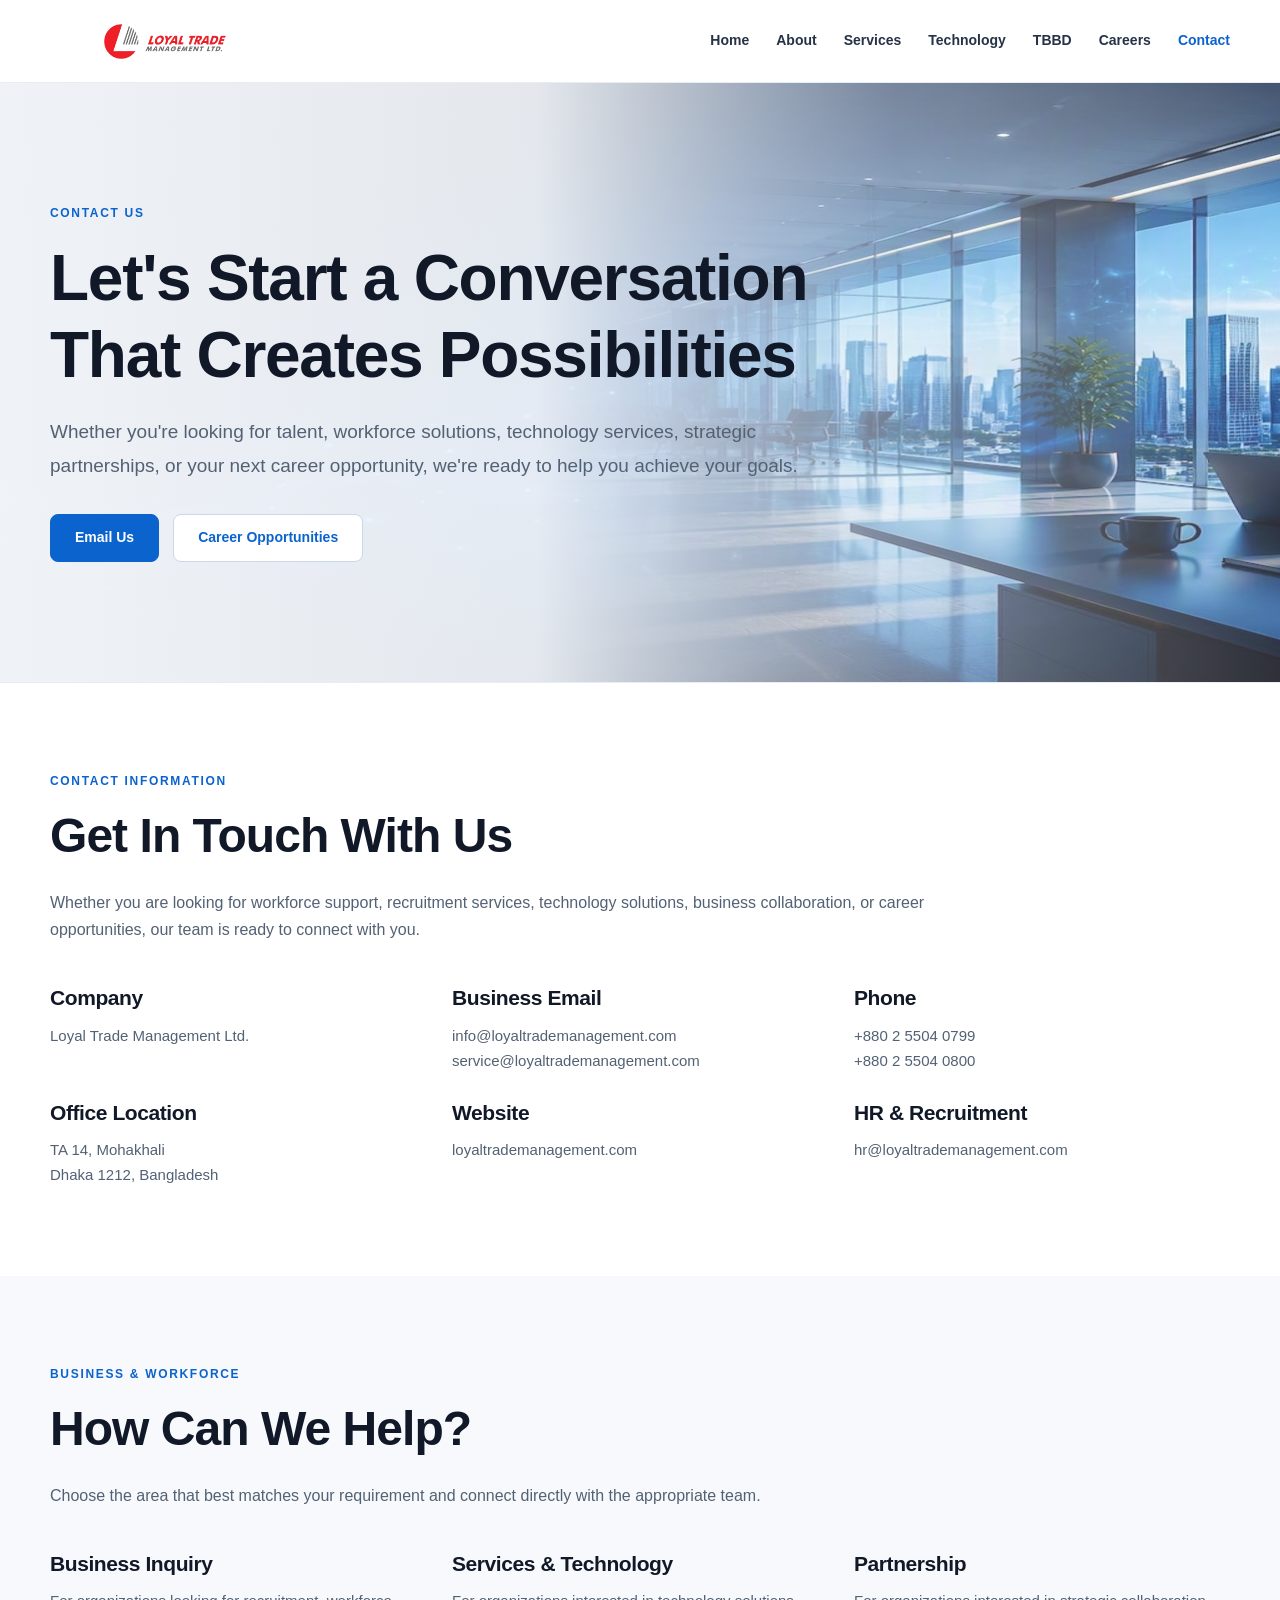
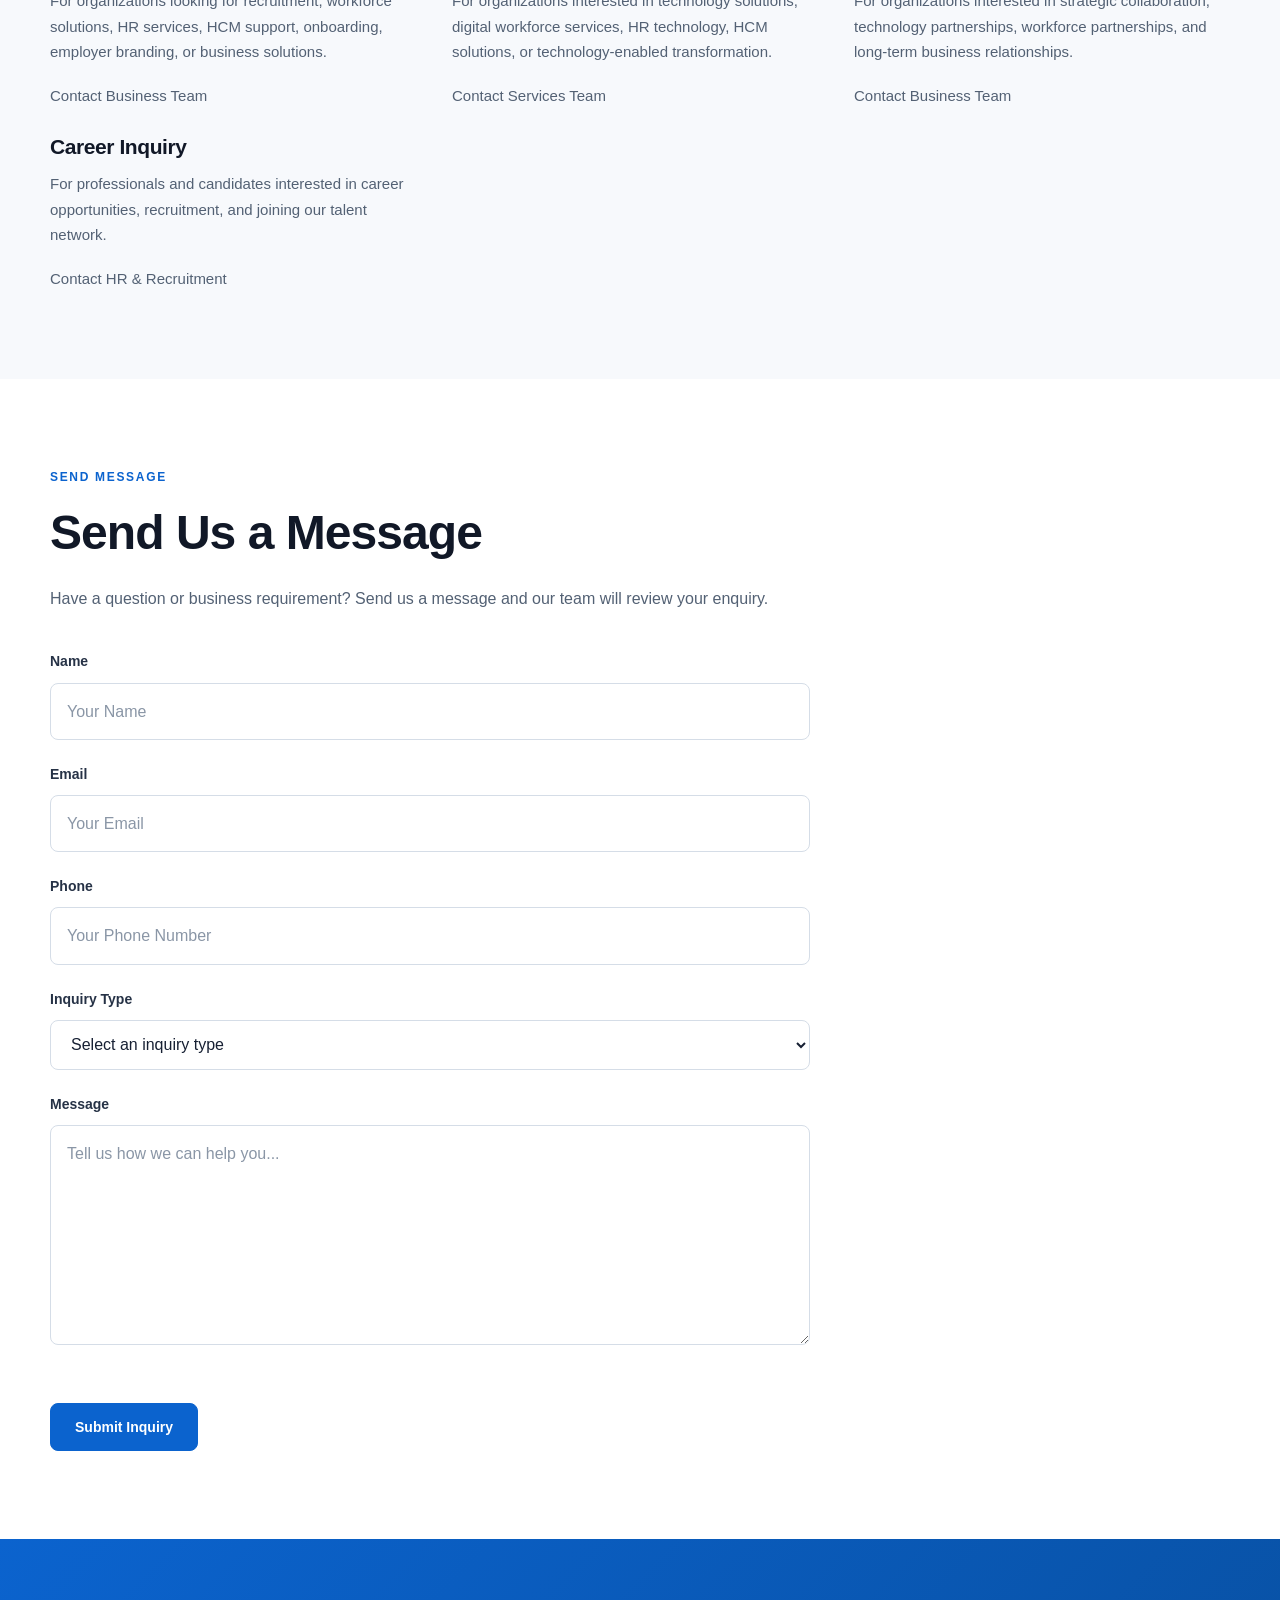
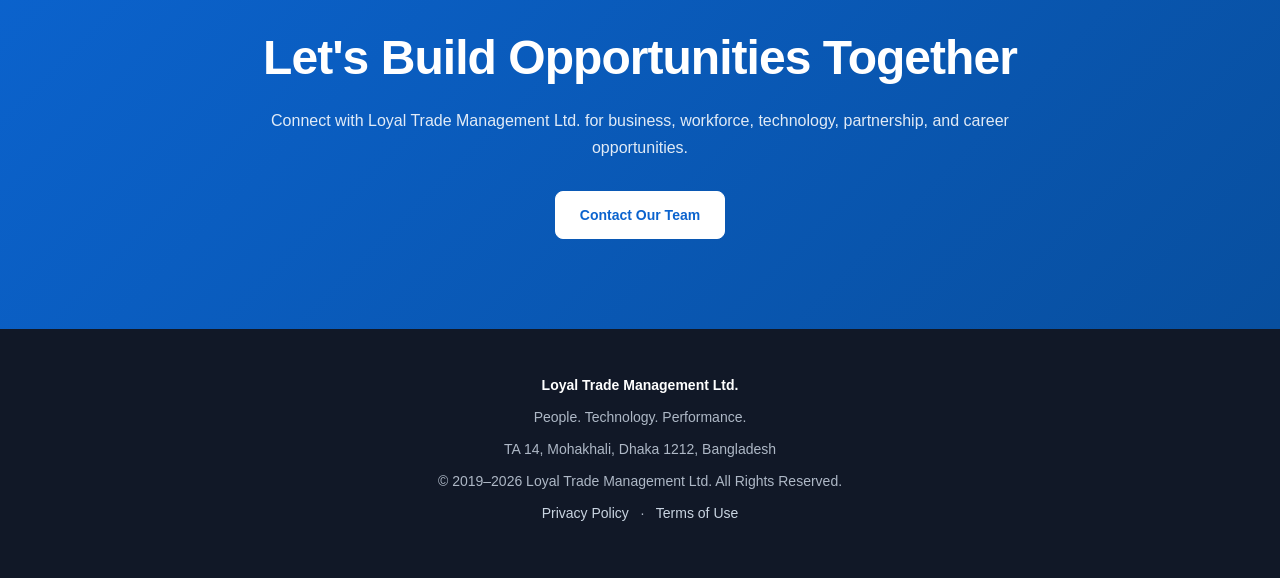
<file: contact.html>
<!DOCTYPE html>
<html lang="en">

<head>

    <meta charset="UTF-8">

    <meta name="viewport"
          content="width=device-width, initial-scale=1.0">

    <meta
        name="description"
        content="Contact Loyal Trade Management Ltd. for workforce solutions, recruitment, HR and HCM services, technology consulting, business partnerships, and career opportunities."
    >

    <meta
        name="author"
        content="Loyal Trade Management Ltd."
    >

    <title>Contact Loyal Trade Management Ltd. | Workforce & Technology Solutions</title>

    <link rel="stylesheet"
          href="styles.css">

</head>


<body>


<!-- =========================================================
     HEADER
========================================================= -->

<header class="site-header">

    <div class="container nav-container">


        <a
            href="index.html"
            class="brand"
            aria-label="Loyal Trade Management Ltd. Home"
        >

            <img
                src="assets/logo-transparent.png"
                alt="Loyal Trade Management Ltd."
                class="brand-logo"
            >

        </a>


        <nav
            class="main-nav"
            aria-label="Main Navigation"
        >

            <a href="index.html">
                Home
            </a>

            <a href="about.html">
                About
            </a>

            <a href="services.html">
                Services
            </a>

            <a href="technology.html">
                Technology
            </a>

            <a href="tbbd.html">
                TBBD
            </a>

            <a href="careers.html">
                Careers
            </a>

            <a
                href="contact.html"
                aria-current="page"
            >
                Contact
            </a>

        </nav>




    </div>

</header>



<main>


<!-- =========================================================
     CONTACT HERO
========================================================= -->

<section class="page-hero contact-banner">

    <div class="container">


        <p class="section-label">
            CONTACT US
        </p>


        <h1>
            Let's Start a Conversation That Creates Possibilities
        </h1>


        <p class="intro-text">
            Whether you're looking for talent, workforce solutions,
            technology services, strategic partnerships, or your next
            career opportunity, we're ready to help you achieve your
            goals.
        </p>


        <div class="button-group">


            <a
                href="mailto:info@loyaltrademanagement.com"
                class="primary-button"
            >
                Email Us
            </a>


            <a
                href="careers.html"
                class="secondary-button"
            >
                Career Opportunities
            </a>


        </div>


    </div>

</section>



<!-- =========================================================
     CONTACT INFORMATION
========================================================= -->

<section class="section">

    <div class="container">


        <p class="section-label">
            CONTACT INFORMATION
        </p>


        <h2>
            Get In Touch With Us
        </h2>


        <p>
            Whether you are looking for workforce support, recruitment
            services, technology solutions, business collaboration,
            or career opportunities, our team is ready to connect
            with you.
        </p>


        <div class="content-grid">


            <div>

                <h3>
                    Company
                </h3>

                <p>
                    Loyal Trade Management Ltd.
                </p>

            </div>


            <div>

                <h3>
                    Business Email
                </h3>

                <p>

                    <a href="mailto:info@loyaltrademanagement.com">
                        info@loyaltrademanagement.com
                    </a>

                    <br>

                    <a href="mailto:service@loyaltrademanagement.com">
                        service@loyaltrademanagement.com
                    </a>

                </p>

            </div>


            <div>

                <h3>
                    Phone
                </h3>

                <p>

                    <a href="tel:+880255040799">
                        +880 2 5504 0799
                    </a>

                    <br>

                    <a href="tel:+880255040800">
                        +880 2 5504 0800
                    </a>

                </p>

            </div>


            <div>

                <h3>
                    Office Location
                </h3>

                <p>
                    TA 14, Mohakhali<br>
                    Dhaka 1212, Bangladesh
                </p>

            </div>


            <div>

                <h3>
                    Website
                </h3>

                <p>

                    <a
                        href="https://loyaltrademanagement.com"
                        target="_blank"
                        rel="noopener noreferrer"
                    >
                        loyaltrademanagement.com
                    </a>

                </p>

            </div>


            <div>

                <h3>
                    HR & Recruitment
                </h3>

                <p>

                    <a href="mailto:hr@loyaltrademanagement.com">
                        hr@loyaltrademanagement.com
                    </a>

                </p>

            </div>


        </div>


    </div>

</section>



<!-- =========================================================
     BUSINESS INQUIRIES
========================================================= -->

<section class="section light-section">

    <div class="container">


        <p class="section-label">
            BUSINESS & WORKFORCE
        </p>


        <h2>
            How Can We Help?
        </h2>


        <p>
            Choose the area that best matches your requirement and
            connect directly with the appropriate team.
        </p>


        <div class="content-grid">


            <div>

                <h3>
                    Business Inquiry
                </h3>

                <p>
                    For organizations looking for recruitment,
                    workforce solutions, HR services, HCM support,
                    onboarding, employer branding, or business solutions.
                </p>

                <p>

                    <a href="mailto:info@loyaltrademanagement.com">
                        Contact Business Team
                    </a>

                </p>

            </div>


            <div>

                <h3>
                    Services & Technology
                </h3>

                <p>
                    For organizations interested in technology solutions,
                    digital workforce services, HR technology, HCM
                    solutions, or technology-enabled transformation.
                </p>

                <p>

                    <a href="mailto:service@loyaltrademanagement.com">
                        Contact Services Team
                    </a>

                </p>

            </div>


            <div>

                <h3>
                    Partnership
                </h3>

                <p>
                    For organizations interested in strategic collaboration,
                    technology partnerships, workforce partnerships,
                    and long-term business relationships.
                </p>

                <p>

                    <a href="mailto:info@loyaltrademanagement.com">
                        Contact Business Team
                    </a>

                </p>

            </div>


            <div>

                <h3>
                    Career Inquiry
                </h3>

                <p>
                    For professionals and candidates interested in career
                    opportunities, recruitment, and joining our talent network.
                </p>

                <p>

                    <a href="mailto:hr@loyaltrademanagement.com">
                        Contact HR & Recruitment
                    </a>

                </p>

            </div>


        </div>


    </div>

</section>



<!-- =========================================================
     MESSAGE FORM
========================================================= -->

<section class="section">

    <div class="container">


        <p class="section-label">
            SEND MESSAGE
        </p>


        <h2>
            Send Us a Message
        </h2>


        <p>
            Have a question or business requirement? Send us a message
            and our team will review your enquiry.
        </p>


        <form
            action="mailto:info@loyaltrademanagement.com"
            method="post"
            enctype="text/plain"
        >


            <p>

                <label for="name">
                    Name
                </label>

            </p>


            <input
                type="text"
                id="name"
                name="Name"
                placeholder="Your Name"
                autocomplete="name"
                required
            >


            <p>

                <label for="email">
                    Email
                </label>

            </p>


            <input
                type="email"
                id="email"
                name="Email"
                placeholder="Your Email"
                autocomplete="email"
                required
            >


            <p>

                <label for="phone">
                    Phone
                </label>

            </p>


            <input
                type="tel"
                id="phone"
                name="Phone"
                placeholder="Your Phone Number"
                autocomplete="tel"
            >


            <p>

                <label for="inquiry">
                    Inquiry Type
                </label>

            </p>


            <select
                id="inquiry"
                name="Inquiry Type"
                required
            >

                <option value="">
                    Select an inquiry type
                </option>

                <option value="Business Inquiry">
                    Business Inquiry
                </option>

                <option value="Recruitment & Workforce Solutions">
                    Recruitment & Workforce Solutions
                </option>

                <option value="HR & HCM Solutions">
                    HR & HCM Solutions
                </option>

                <option value="Technology & Digital Solutions">
                    Technology & Digital Solutions
                </option>

                <option value="Partnership">
                    Partnership
                </option>

                <option value="Career">
                    Career
                </option>

                <option value="General Inquiry">
                    General Inquiry
                </option>

            </select>


            <p>

                <label for="message">
                    Message
                </label>

            </p>


            <textarea
                id="message"
                name="Message"
                rows="7"
                placeholder="Tell us how we can help you..."
                required
            ></textarea>


            <div class="button-group">

                <button
                    class="primary-button"
                    type="submit"
                >
                    Submit Inquiry
                </button>

            </div>


        </form>


    </div>

</section>



<!-- =========================================================
     FINAL CTA
========================================================= -->

<section class="cta-section">

    <div class="container">


        <h2>
            Let's Build Opportunities Together
        </h2>


        <p>
            Connect with Loyal Trade Management Ltd. for business,
            workforce, technology, partnership, and career opportunities.
        </p>


        <a
            href="mailto:info@loyaltrademanagement.com"
            class="primary-button"
        >
            Contact Our Team
        </a>


    </div>

</section>


</main>



<!-- =========================================================
     FOOTER
========================================================= -->

<footer class="site-footer">

    <div class="container">


        <div class="footer-bottom">


            <p>
                Loyal Trade Management Ltd.
            </p>


            <p>
                People. Technology. Performance.
            </p>


            <p>
                TA 14, Mohakhali, Dhaka 1212, Bangladesh
            </p>


            <p>
                ©️ 2019–2026 Loyal Trade Management Ltd.
                All Rights Reserved.
            </p>


            <p>

                <a href="privacy.html">
                    Privacy Policy
                </a>

                &nbsp; · &nbsp;

                <a href="terms.html">
                    Terms of Use
                </a>

            </p>


        </div>


    </div>

</footer>


</body>

</html>
</file>
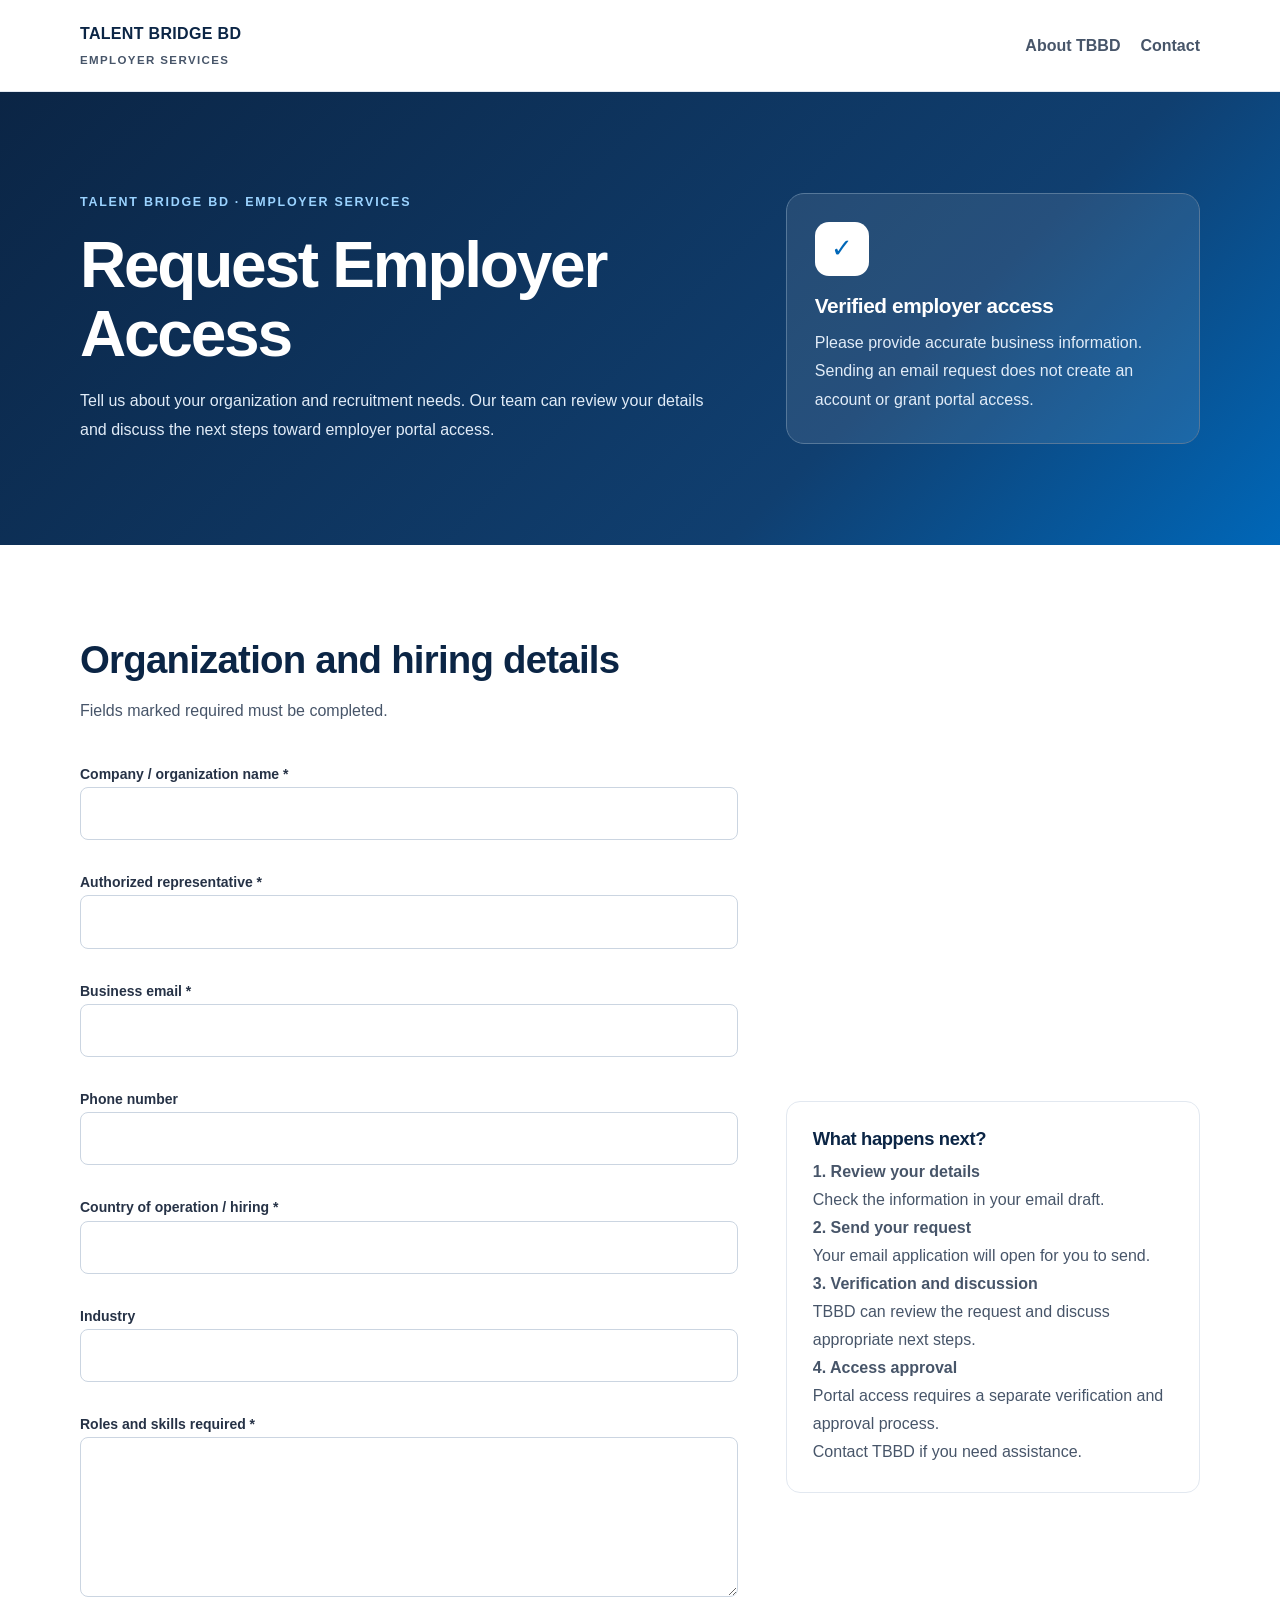
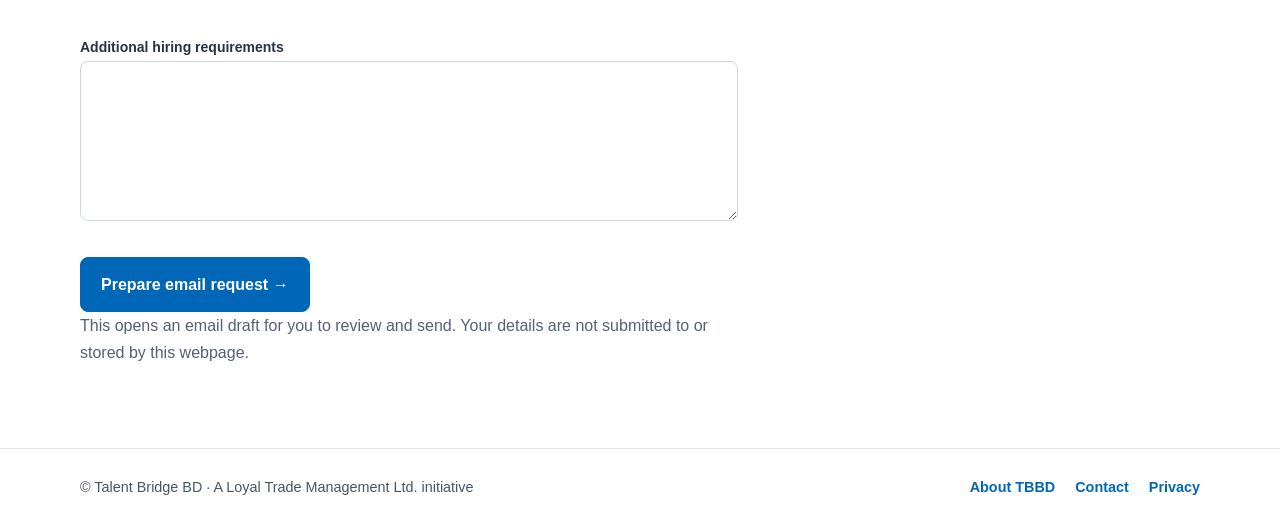
<file: employer-access.html>
<!DOCTYPE html>
<html lang="en">
<head>
  <meta charset="UTF-8">
  <meta name="viewport" content="width=device-width, initial-scale=1">
  <meta name="description" content="Discover employer services from Talent Bridge BD. Learn how to request verified employer access and connect with talent.">
  <title>Employer Services | Talent Bridge BD</title>
  <link rel="stylesheet" href="styles.css">
  <style>
    .employer-page {
      --employer-blue: #0067B8;
      --employer-navy: #0B2545;
      --employer-text: #475569;
      --employer-border: #E2E8F0;
      color: var(--employer-navy);
    }
    .employer-page * { box-sizing: border-box; }
    .employer-container { width: min(1120px, 92%); margin-inline: auto; }
    .employer-topbar {
      padding: 20px 0;
      border-bottom: 1px solid var(--employer-border);
      background: #fff;
    }
    .employer-nav {
      display: flex; align-items: center; justify-content: space-between;
      gap: 20px; flex-wrap: wrap;
    }
    .employer-brand {
      color: var(--employer-navy); text-decoration: none;
      font-weight: 800; letter-spacing: .02em;
    }
    .employer-brand small {
      display: block; margin-top: 4px; color: var(--employer-text);
      font-size: .72rem; font-weight: 600; letter-spacing: .12em;
    }
    .employer-nav-links { display: flex; gap: 20px; align-items: center; flex-wrap: wrap; }
    .employer-nav a { text-decoration: none; }
    .employer-nav-links a { color: var(--employer-text); font-weight: 600; }
    .employer-button {
      display: inline-flex; align-items: center; justify-content: center;
      gap: 9px; padding: 13px 20px; border-radius: 8px;
      background: var(--employer-blue); color: #fff !important;
      text-decoration: none; font-weight: 700; border: 1px solid var(--employer-blue);
      transition: transform .15s ease, background .15s ease;
    }
    .employer-button:hover { background: #00549A; transform: translateY(-1px); }
    .employer-button-outline { background: #fff; color: var(--employer-blue) !important; }
    .employer-hero {
      padding: clamp(56px, 8vw, 100px) 0;
      background: linear-gradient(135deg, #0B2545 0%, #103F70 68%, #0067B8 100%);
      color: #fff; overflow: hidden;
    }
    .employer-hero-grid {
      display: grid; grid-template-columns: 1.35fr .85fr;
      gap: 48px; align-items: center;
    }
    .employer-eyebrow {
      color: #9BD3FF; font-size: .78rem; font-weight: 800;
      letter-spacing: .14em; text-transform: uppercase;
    }
    .employer-hero h1 {
      color: #fff; font-size: clamp(2.4rem, 5vw, 4.25rem);
      line-height: 1.08; letter-spacing: -.035em; margin: 18px 0;
    }
    .employer-hero p { color: #E1ECF8; line-height: 1.8; max-width: 650px; }
    .employer-hero-actions { display: flex; gap: 12px; flex-wrap: wrap; margin-top: 28px; }
    .employer-hero .employer-button-outline { border-color: #B8DFFF; }
    .employer-trust-card {
      padding: 28px; border: 1px solid #56789A;
      border-radius: 18px; background: rgba(255,255,255,.09);
    }
    .employer-trust-icon {
      width: 54px; height: 54px; display: grid; place-items: center;
      border-radius: 14px; background: #fff; color: var(--employer-blue);
      font-size: 1.6rem; margin-bottom: 18px;
    }
    .employer-trust-card h2 { color: #fff; font-size: 1.3rem; margin: 0 0 10px; }
    .employer-trust-card p { margin-bottom: 0; }
    .employer-section { padding: clamp(52px, 7vw, 82px) 0; }
    .employer-section-muted { background: #F5F9FD; }
    .employer-section-heading { max-width: 720px; margin-bottom: 32px; }
    .employer-section-heading h2 {
      color: var(--employer-navy); font-size: clamp(1.8rem, 3vw, 2.65rem);
      line-height: 1.2; margin: 10px 0 14px;
    }
    .employer-section-heading p, .employer-card p, .employer-step p {
      color: var(--employer-text); line-height: 1.75;
    }
    .employer-kicker {
      color: var(--employer-blue); font-weight: 800; font-size: .78rem;
      letter-spacing: .12em; text-transform: uppercase;
    }
    .employer-feature-grid { display: grid; grid-template-columns: repeat(3, 1fr); gap: 20px; }
    .employer-card {
      padding: 26px; border: 1px solid var(--employer-border);
      border-radius: 14px; background: #fff;
    }
    .employer-card-icon {
      width: 48px; height: 48px; display: grid; place-items: center;
      border-radius: 12px; background: #E8F3FC; color: var(--employer-blue);
      font-size: 1.35rem; margin-bottom: 18px;
    }
    .employer-card h3 { margin: 0 0 8px; color: var(--employer-navy); font-size: 1.15rem; }
    .employer-card p { margin-bottom: 0; }
    .employer-steps { display: grid; grid-template-columns: repeat(4, 1fr); gap: 18px; }
    .employer-step {
      padding: 22px; border: 1px solid var(--employer-border);
      border-radius: 14px; background: #fff;
    }
    .employer-step-number {
      display: inline-grid; place-items: center; width: 42px; height: 42px;
      border-radius: 11px; background: #E8F3FC; color: var(--employer-blue);
      font-weight: 800; margin-bottom: 18px;
    }
    .employer-step h3 { font-size: 1.05rem; margin: 0 0 8px; }
    .employer-step p { font-size: .94rem; margin: 0; }
    .employer-approval-note {
      margin-top: 24px; padding: 18px 20px; border-left: 4px solid var(--employer-blue);
      background: #EAF4FD; border-radius: 6px; color: #244663; line-height: 1.7;
    }
    .employer-cta {
      display: flex; justify-content: space-between; align-items: center;
      gap: 28px; padding: clamp(28px, 5vw, 48px);
      border-radius: 18px; background: var(--employer-navy); color: #fff;
    }
    .employer-cta h2 { color: #fff; margin: 0 0 10px; font-size: clamp(1.6rem, 3vw, 2.25rem); }
    .employer-cta p { color: #D8E6F5; line-height: 1.7; margin: 0; max-width: 650px; }
    .employer-footer { padding: 26px 0; border-top: 1px solid var(--employer-border); }
    .employer-footer-inner {
      display: flex; justify-content: space-between; align-items: center;
      gap: 18px; flex-wrap: wrap; color: var(--employer-text); font-size: .9rem;
    }
    .employer-footer a { color: var(--employer-blue); text-decoration: none; font-weight: 600; }
    @media (max-width: 800px) {
      .employer-hero-grid { grid-template-columns: 1fr; gap: 28px; }
      .employer-feature-grid { grid-template-columns: 1fr; }
      .employer-steps { grid-template-columns: repeat(2, 1fr); }
      .employer-cta { align-items: flex-start; flex-direction: column; }
    }
    @media (max-width: 520px) {
      .employer-steps { grid-template-columns: 1fr; }
      .employer-nav { align-items: flex-start; }
      .employer-nav-links { gap: 12px; }
      .employer-hero-actions { align-items: stretch; flex-direction: column; }
      .employer-hero-actions .employer-button { width: 100%; }
    }
    @media (prefers-reduced-motion: reduce) {
      .employer-button { transition: none; }
      .employer-button:hover { transform: none; }
    }
  </style>
</head>
<body>
<div class="employer-page">
  <header class="employer-topbar">
    <div class="employer-container employer-nav">
      <a class="employer-brand" href="tbbd.html">
        TALENT BRIDGE BD
        <small>EMPLOYER SERVICES</small>
      </a>
      <nav class="employer-nav-links" aria-label="Main navigation">
        <a href="tbbd.html">About TBBD</a>
        <a href="contact.html">Contact</a>
      </nav>
    </div>
  </header>

  <main>
  <section class="employer-hero">
    <div class="employer-container employer-hero-grid">
      <div>
        <div class="employer-eyebrow">TALENT BRIDGE BD · EMPLOYER SERVICES</div>
        <h1>Request Employer Access</h1>
        <p>
          Tell us about your organization and recruitment needs.
          Our team can review your details and discuss the next steps
          toward employer portal access.
        </p>
      </div>
      <aside class="employer-trust-card">
        <div class="employer-trust-icon" aria-hidden="true">✓</div>
        <h2>Verified employer access</h2>
        <p>
          Please provide accurate business information. Sending an email
          request does not create an account or grant portal access.
        </p>
      </aside>
    </div>
  </section>

  <section class="employer-section">
    <div class="employer-container employer-hero-grid">
      <div>
        <div class="employer-section-heading">
          <h2>Organization and hiring details</h2>
          <p>Fields marked required must be completed.</p>
        </div>

        <form id="employer-access-form">
          <p>
            <label for="company">Company / organization name *</label><br>
            <input id="company" name="company" required maxlength="160"
              style="width:100%;padding:12px;border:1px solid #CBD5E1;border-radius:8px">
          </p>
          <p>
            <label for="representative">Authorized representative *</label><br>
            <input id="representative" name="representative" required maxlength="120"
              style="width:100%;padding:12px;border:1px solid #CBD5E1;border-radius:8px">
          </p>
          <p>
            <label for="email">Business email *</label><br>
            <input id="email" name="email" type="email" required maxlength="160"
              style="width:100%;padding:12px;border:1px solid #CBD5E1;border-radius:8px">
          </p>
          <p>
            <label for="phone">Phone number</label><br>
            <input id="phone" name="phone" type="tel" maxlength="50"
              style="width:100%;padding:12px;border:1px solid #CBD5E1;border-radius:8px">
          </p>
          <p>
            <label for="country">Country of operation / hiring *</label><br>
            <input id="country" name="country" required maxlength="100"
              style="width:100%;padding:12px;border:1px solid #CBD5E1;border-radius:8px">
          </p>
          <p>
            <label for="industry">Industry</label><br>
            <input id="industry" name="industry" maxlength="120"
              style="width:100%;padding:12px;border:1px solid #CBD5E1;border-radius:8px">
          </p>
          <p>
            <label for="roles">Roles and skills required *</label><br>
            <textarea id="roles" name="roles" required rows="3" maxlength="2000"
              style="width:100%;padding:12px;border:1px solid #CBD5E1;border-radius:8px"></textarea>
          </p>
          <p>
            <label for="requirements">Additional hiring requirements</label><br>
            <textarea id="requirements" name="requirements" rows="4" maxlength="4000"
              style="width:100%;padding:12px;border:1px solid #CBD5E1;border-radius:8px"></textarea>
          </p>
          <button class="employer-button" type="submit">
            Prepare email request →
          </button>
          <p id="form-message" role="status">
            This opens an email draft for you to review and send. Your details
            are not submitted to or stored by this webpage.
          </p>
        </form>
      </div>

      <aside class="employer-card">
        <h3>What happens next?</h3>
        <p><strong>1. Review your details</strong><br>Check the information in your email draft.</p>
        <p><strong>2. Send your request</strong><br>Your email application will open for you to send.</p>
        <p><strong>3. Verification and discussion</strong><br>TBBD can review the request and discuss appropriate next steps.</p>
        <p><strong>4. Access approval</strong><br>Portal access requires a separate verification and approval process.</p>
        <p><a href="contact.html">Contact TBBD</a> if you need assistance.</p>
      </aside>
    </div>
  </section>
</main>

<script>
document.getElementById('employer-access-form').addEventListener('submit', async function (event) {
  event.preventDefault();
  if (!this.reportValidity()) return;

  const form = this;
  const submitButton = form.querySelector('[type="submit"]');
  let status = document.getElementById('employer-access-status');

  if (!status) {
    status = document.createElement('p');
    status.id = 'employer-access-status';
    status.setAttribute('role', 'status');
    status.setAttribute('aria-live', 'polite');
    form.appendChild(status);
  }

  const data = new FormData(form);
  const payload = {
    company_name: data.get('company') || '',
    representative_name: data.get('representative') || '',
    email: data.get('email') || '',
    phone: data.get('phone') || '',
    country: data.get('country') || '',
    industry: data.get('industry') || '',
    requested_roles: data.get('roles') || '',
    requirements: data.get('requirements') || ''
  };

  if (submitButton) submitButton.disabled = true;
  status.textContent = 'Submitting your request…';

  try {
       const response = await fetch(
      'https://portal.talentbridgebd.com/api/public/employer-access-requests',
      {
        method: 'POST',
        headers: { 'Content-Type': 'application/json' },
        body: JSON.stringify(payload)
      }
    );

    const result = await response.json().catch(() => ({}));

    if (!response.ok) {
      throw new Error(
        result.detail ||
        'We could not submit your request. Please try again later.'
      );
    }

    status.textContent =
      result.message ||
      'Your employer access request was submitted for review.';
    form.reset();
  } catch (error) {
    status.textContent =
      error.message ||
      'We could not connect to the request service. Please try again later.';
  } finally {
    if (submitButton) submitButton.disabled = false;
  }
});
</script>

  <footer class="employer-footer">
    <div class="employer-container employer-footer-inner">
      <span>© Talent Bridge BD · A Loyal Trade Management Ltd. initiative</span>
      <div class="employer-nav-links">
        <a href="tbbd.html">About TBBD</a>
        <a href="contact.html">Contact</a>
        <a href="privacy.html">Privacy</a>
      </div>
    </div>
  </footer>
</div>
</body>
</html>
</file>
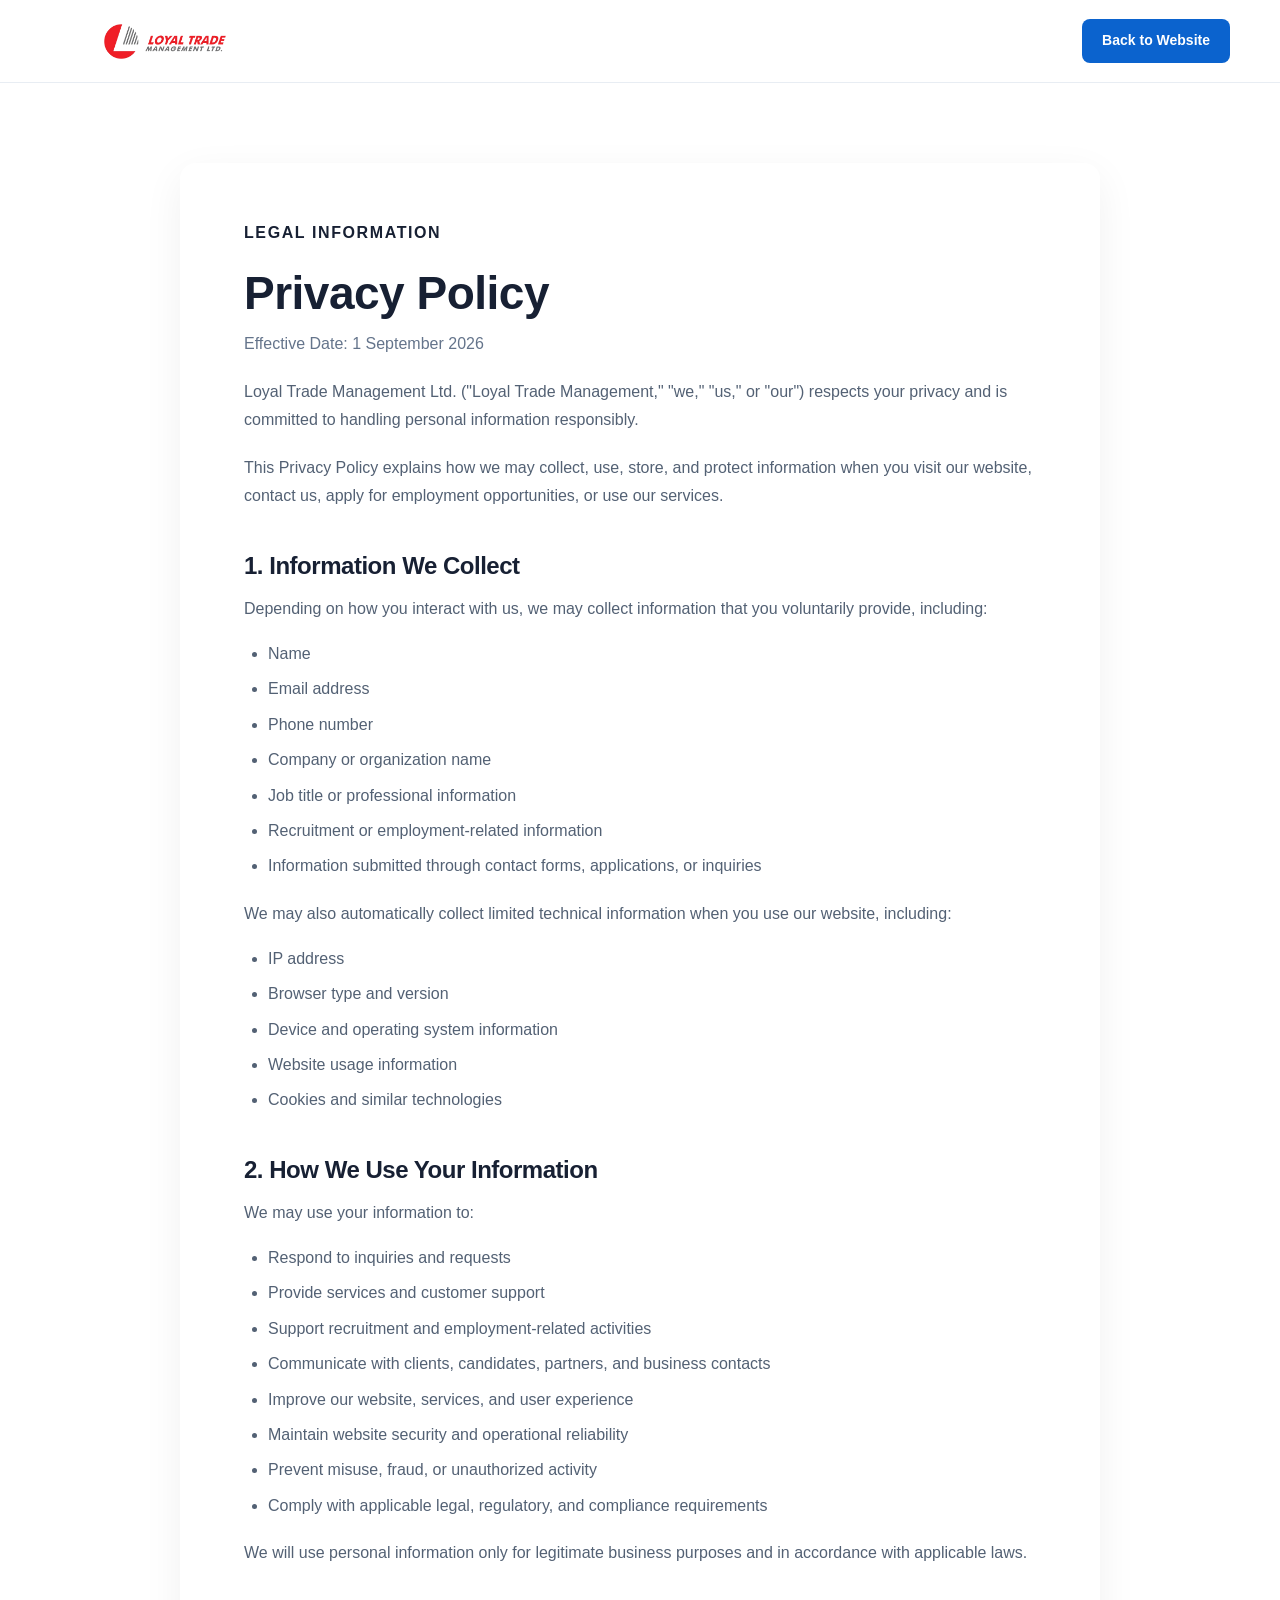
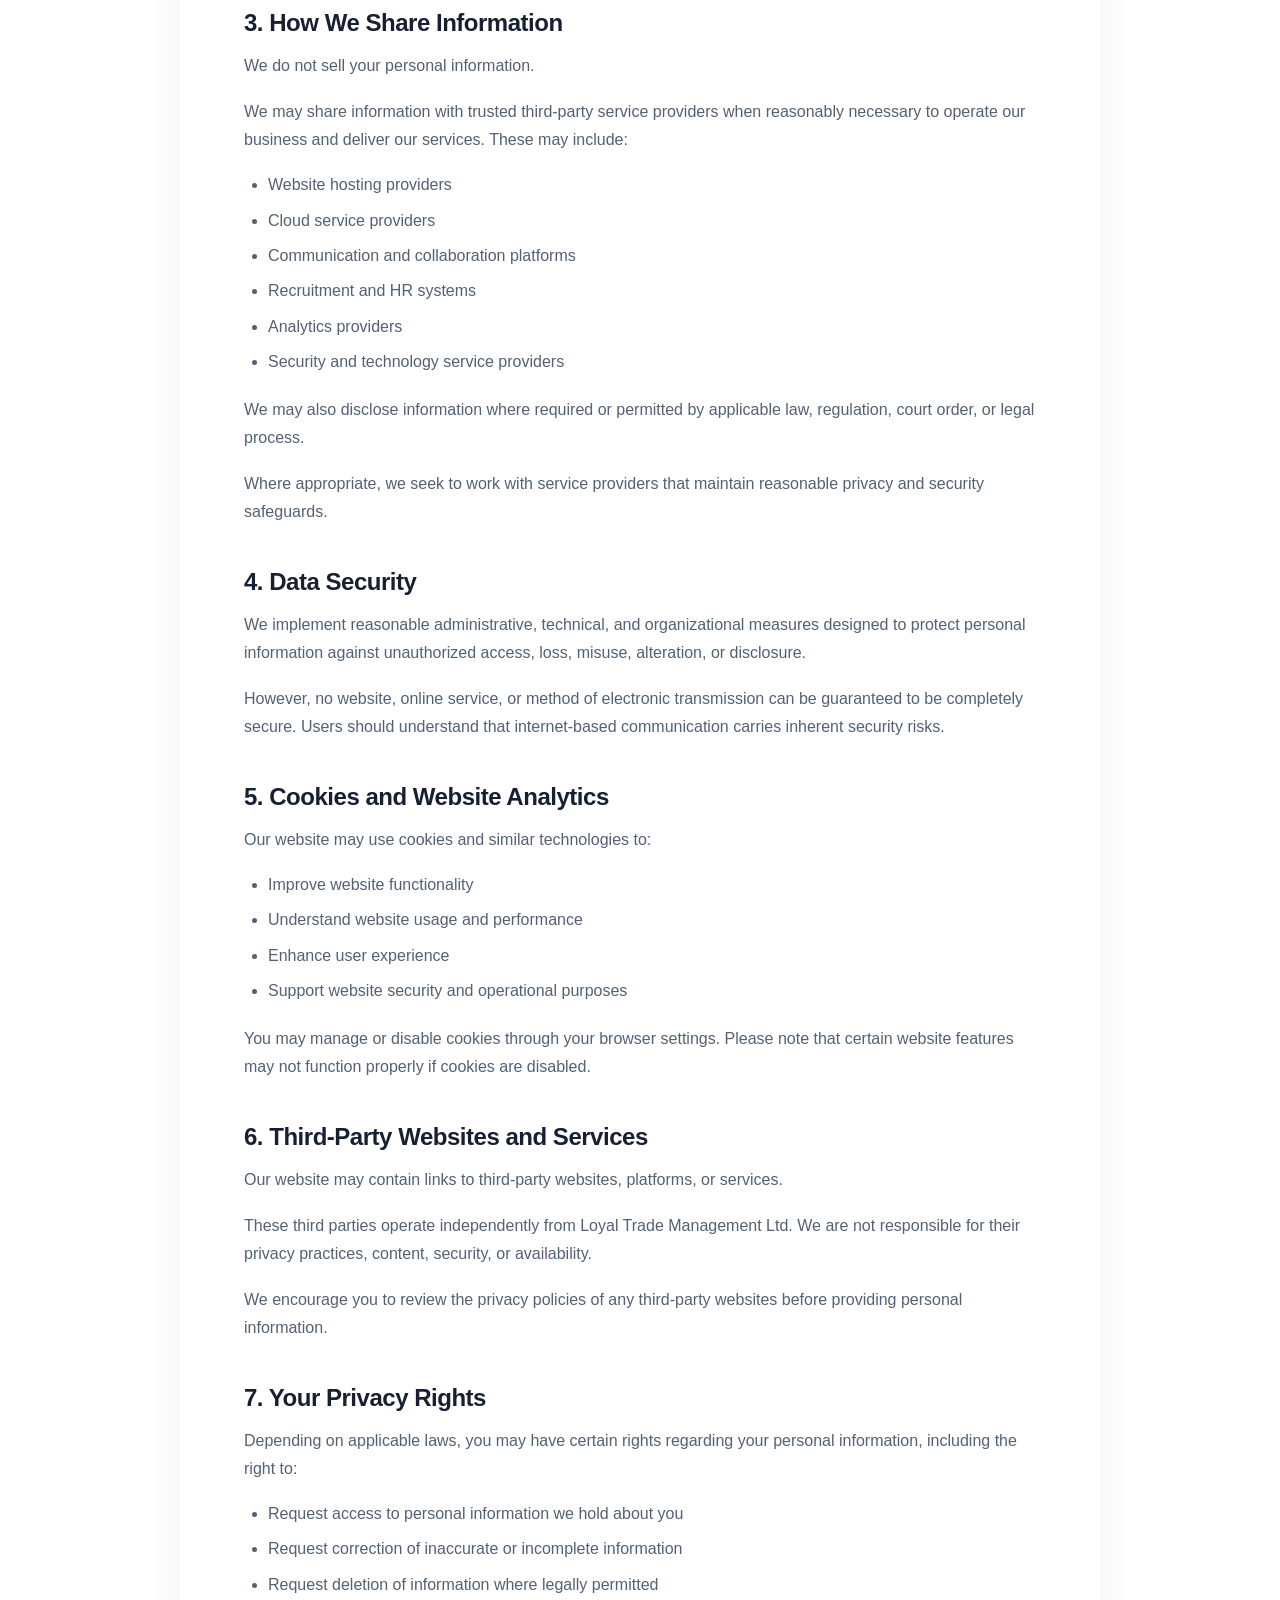
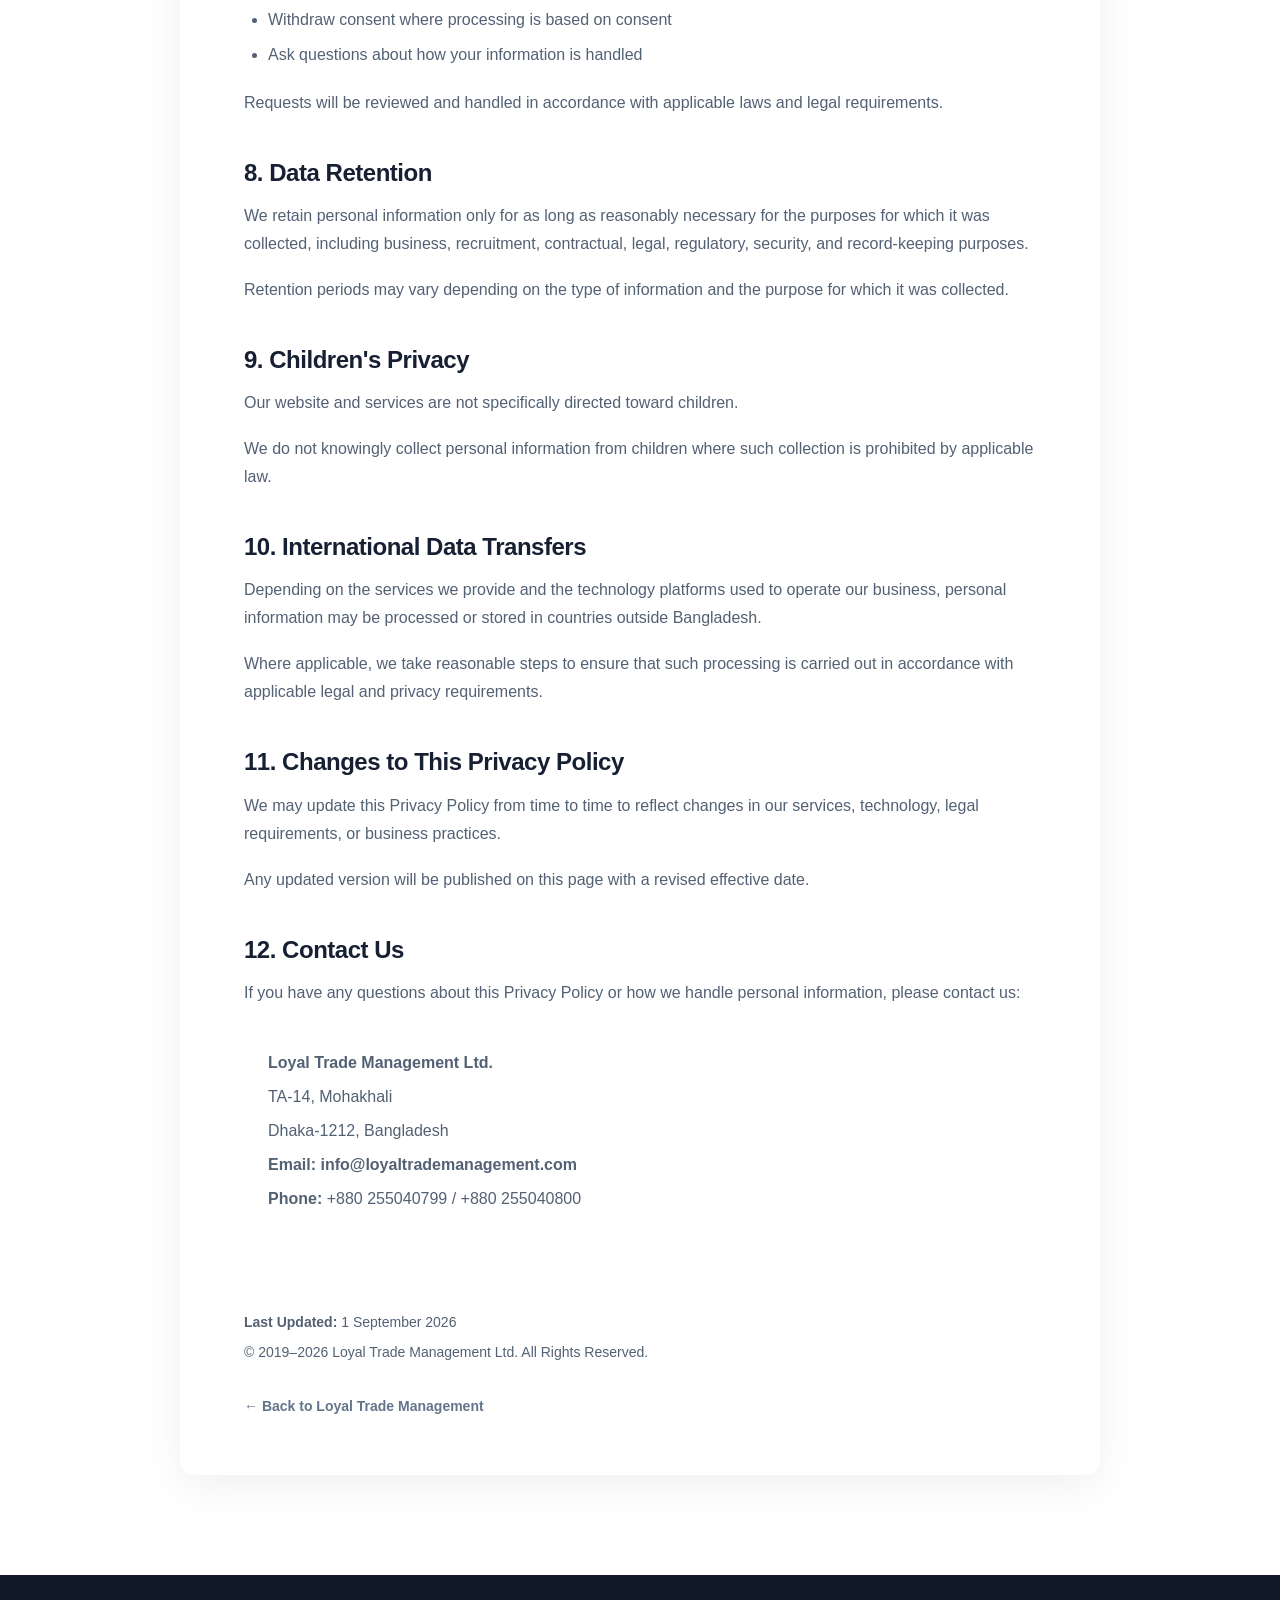
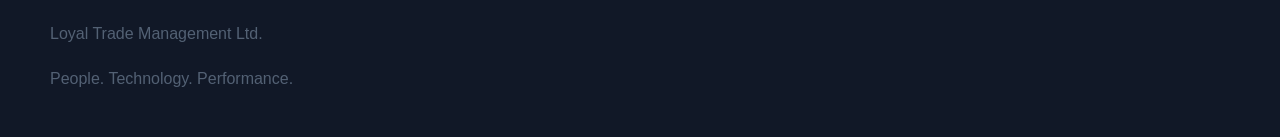
<file: privacy.html>
<!DOCTYPE html>
<html lang="en">

<head>

<meta charset="UTF-8">
<meta name="viewport" content="width=device-width, initial-scale=1.0">

<title>Privacy Policy | Loyal Trade Management Ltd.</title>

<meta
    name="description"
    content="Privacy Policy of Loyal Trade Management Ltd."
>

<link rel="stylesheet" href="styles.css">


<style>

/* =========================================================
   PRIVACY POLICY PAGE
========================================================= */

.legal-page {
    padding: 80px 0 100px;
    background: var(--light-bg);
}

.legal-container {
    width: min(920px, 100%);
    margin: 0 auto;

    padding: 56px 64px;

    background: var(--white);

    border: 1px solid var(--border);
    border-radius: 16px;

    box-shadow: 0 12px 40px rgba(15, 23, 42, 0.06);
}

.legal-label {
    margin: 0 0 14px;

    color: var(--primary);

    font-size: 13px;
    font-weight: 700;
    line-height: 1.4;

    letter-spacing: 0.1em;
    text-transform: uppercase;
}

.legal-title {
    margin: 0 0 10px;

    color: var(--heading);

    font-size: 46px;
    font-weight: 700;
    line-height: 1.15;

    letter-spacing: -0.5px;
}

.effective-date {
    margin: 0 0 38px;

    color: #64748b;

    font-size: 14px;
    font-weight: 500;
}

.legal-container > p {
    margin-bottom: 20px;

    font-size: 16px;
    line-height: 1.75;
}

.legal-section {
    margin-top: 40px;
}

.legal-section h2 {
    margin: 0 0 14px;

    color: var(--heading);

    font-size: 24px;
    font-weight: 700;
    line-height: 1.3;
}

.legal-section p {
    margin: 0 0 18px;

    font-size: 16px;
    line-height: 1.75;
}

.legal-section ul {
    margin: 0 0 20px;
    padding-left: 24px;
}

.legal-section li {
    margin-bottom: 9px;

    font-size: 16px;
    line-height: 1.65;
}

.contact-details {
    margin-top: 20px;
    padding: 22px 24px;

    background: var(--light-bg);

    border-left: 4px solid var(--primary);
    border-radius: 6px;
}

.contact-details p {
    margin: 0 0 6px;

    font-size: 16px;
}

.contact-details p:last-child {
    margin-bottom: 0;
}

.contact-details a {
    color: var(--primary);
    font-weight: 600;
}

.contact-details a:hover {
    color: var(--primary-hover);
}

.legal-footer {
    margin-top: 48px;
    padding-top: 28px;

    border-top: 1px solid var(--border);

    color: #64748b;
}

.legal-footer p {
    margin: 0 0 8px;

    font-size: 14px;
    line-height: 1.6;
}

.legal-footer p:last-child {
    margin-bottom: 0;
}

.bottom-navigation {
    margin-top: 28px;
}

.bottom-navigation a {
    color: var(--primary);

    font-size: 14px;
    font-weight: 600;
}

.bottom-navigation a:hover {
    color: var(--primary-hover);
}


/* =========================================================
   PRIVACY PAGE MOBILE
========================================================= */

@media (max-width: 700px) {

    .legal-page {
        padding: 56px 0 70px;
    }

    .legal-container {
        padding: 38px 26px;
        border-radius: 14px;
    }

    .legal-title {
        font-size: 34px;
    }

    .legal-section {
        margin-top: 34px;
    }

    .legal-section h2 {
        font-size: 22px;
    }

    .legal-container > p,
    .legal-section p,
    .legal-section li {
        font-size: 15.5px;
    }

    .contact-details {
        padding: 20px;
    }

}


@media (max-width: 430px) {

    .legal-container {
        padding: 30px 20px;
    }

    .legal-title {
        font-size: 30px;
    }

}

</style>

</head>


<body>


<header class="site-header">

<div class="container nav-container">


<a
    href="index.html"
    class="brand"
    aria-label="Loyal Trade Management Ltd."
>

<img
    src="assets/logo-transparent.png"
    alt="Loyal Trade Management Ltd."
    class="brand-logo"
>

</a>


<a
    href="index.html"
    class="nav-button"
>

Back to Website

</a>


</div>

</header>



<main>


<section class="legal-page">

<div class="container">


<article class="legal-container">


<p class="legal-label">
LEGAL INFORMATION
</p>


<h1 class="legal-title">
Privacy Policy
</h1>


<p class="effective-date">
Effective Date: 1 September 2026
</p>



<p>
Loyal Trade Management Ltd. ("Loyal Trade Management,"
"we," "us," or "our") respects your privacy and is committed
to handling personal information responsibly.
</p>


<p>
This Privacy Policy explains how we may collect, use, store,
and protect information when you visit our website, contact us,
apply for employment opportunities, or use our services.
</p>



<section class="legal-section">

<h2>
1. Information We Collect
</h2>


<p>
Depending on how you interact with us, we may collect information
that you voluntarily provide, including:
</p>


<ul>

<li>Name</li>

<li>Email address</li>

<li>Phone number</li>

<li>Company or organization name</li>

<li>Job title or professional information</li>

<li>Recruitment or employment-related information</li>

<li>
Information submitted through contact forms,
applications, or inquiries
</li>

</ul>


<p>
We may also automatically collect limited technical information
when you use our website, including:
</p>


<ul>

<li>IP address</li>

<li>Browser type and version</li>

<li>Device and operating system information</li>

<li>Website usage information</li>

<li>Cookies and similar technologies</li>

</ul>

</section>



<section class="legal-section">

<h2>
2. How We Use Your Information
</h2>


<p>
We may use your information to:
</p>


<ul>

<li>Respond to inquiries and requests</li>

<li>Provide services and customer support</li>

<li>Support recruitment and employment-related activities</li>

<li>
Communicate with clients, candidates, partners,
and business contacts
</li>

<li>
Improve our website, services, and user experience
</li>

<li>
Maintain website security and operational reliability
</li>

<li>
Prevent misuse, fraud, or unauthorized activity
</li>

<li>
Comply with applicable legal, regulatory,
and compliance requirements
</li>

</ul>


<p>
We will use personal information only for legitimate
business purposes and in accordance with applicable laws.
</p>

</section>



<section class="legal-section">

<h2>
3. How We Share Information
</h2>


<p>
We do not sell your personal information.
</p>


<p>
We may share information with trusted third-party service
providers when reasonably necessary to operate our business
and deliver our services. These may include:
</p>


<ul>

<li>Website hosting providers</li>

<li>Cloud service providers</li>

<li>Communication and collaboration platforms</li>

<li>Recruitment and HR systems</li>

<li>Analytics providers</li>

<li>Security and technology service providers</li>

</ul>


<p>
We may also disclose information where required or permitted
by applicable law, regulation, court order, or legal process.
</p>


<p>
Where appropriate, we seek to work with service providers
that maintain reasonable privacy and security safeguards.
</p>

</section>



<section class="legal-section">

<h2>
4. Data Security
</h2>


<p>
We implement reasonable administrative, technical, and
organizational measures designed to protect personal
information against unauthorized access, loss, misuse,
alteration, or disclosure.
</p>


<p>
However, no website, online service, or method of electronic
transmission can be guaranteed to be completely secure.
Users should understand that internet-based communication
carries inherent security risks.
</p>

</section>



<section class="legal-section">

<h2>
5. Cookies and Website Analytics
</h2>


<p>
Our website may use cookies and similar technologies to:
</p>


<ul>

<li>Improve website functionality</li>

<li>Understand website usage and performance</li>

<li>Enhance user experience</li>

<li>
Support website security and operational purposes
</li>

</ul>


<p>
You may manage or disable cookies through your browser
settings. Please note that certain website features may
not function properly if cookies are disabled.
</p>

</section>



<section class="legal-section">

<h2>
6. Third-Party Websites and Services
</h2>


<p>
Our website may contain links to third-party websites,
platforms, or services.
</p>


<p>
These third parties operate independently from Loyal Trade
Management Ltd. We are not responsible for their privacy
practices, content, security, or availability.
</p>


<p>
We encourage you to review the privacy policies of any
third-party websites before providing personal information.
</p>

</section>



<section class="legal-section">

<h2>
7. Your Privacy Rights
</h2>


<p>
Depending on applicable laws, you may have certain rights
regarding your personal information, including the right to:
</p>


<ul>

<li>
Request access to personal information we hold about you
</li>

<li>
Request correction of inaccurate or incomplete information
</li>

<li>
Request deletion of information where legally permitted
</li>

<li>
Withdraw consent where processing is based on consent
</li>

<li>
Ask questions about how your information is handled
</li>

</ul>


<p>
Requests will be reviewed and handled in accordance with
applicable laws and legal requirements.
</p>

</section>



<section class="legal-section">

<h2>
8. Data Retention
</h2>


<p>
We retain personal information only for as long as reasonably
necessary for the purposes for which it was collected,
including business, recruitment, contractual, legal,
regulatory, security, and record-keeping purposes.
</p>


<p>
Retention periods may vary depending on the type of
information and the purpose for which it was collected.
</p>

</section>



<section class="legal-section">

<h2>
9. Children's Privacy
</h2>


<p>
Our website and services are not specifically directed
toward children.
</p>


<p>
We do not knowingly collect personal information from
children where such collection is prohibited by applicable law.
</p>

</section>



<section class="legal-section">

<h2>
10. International Data Transfers
</h2>


<p>
Depending on the services we provide and the technology
platforms used to operate our business, personal information
may be processed or stored in countries outside Bangladesh.
</p>


<p>
Where applicable, we take reasonable steps to ensure that
such processing is carried out in accordance with applicable
legal and privacy requirements.
</p>

</section>



<section class="legal-section">

<h2>
11. Changes to This Privacy Policy
</h2>


<p>
We may update this Privacy Policy from time to time to
reflect changes in our services, technology, legal
requirements, or business practices.
</p>


<p>
Any updated version will be published on this page with
a revised effective date.
</p>

</section>



<section class="legal-section">

<h2>
12. Contact Us
</h2>


<p>
If you have any questions about this Privacy Policy or
how we handle personal information, please contact us:
</p>


<div class="contact-details">


<p>
<strong>
Loyal Trade Management Ltd.
</strong>
</p>


<p>
TA-14, Mohakhali
</p>


<p>
Dhaka-1212, Bangladesh
</p>


<p>

<strong>Email:</strong>

<a href="mailto:info@loyaltrademanagement.com">
info@loyaltrademanagement.com
</a>

</p>


<p>

<strong>Phone:</strong>

+880 255040799 / +880 255040800

</p>


</div>

</section>



<footer class="legal-footer">


<p>
<strong>Last Updated:</strong>
1 September 2026
</p>


<p>
©️ 2019–2026 Loyal Trade Management Ltd.
All Rights Reserved.
</p>


<div class="bottom-navigation">

<a href="index.html">
← Back to Loyal Trade Management
</a>

</div>


</footer>


</article>


</div>

</section>


</main>



<footer class="site-footer">


<div class="container">


<p>
Loyal Trade Management Ltd.
</p>


<p>
People. Technology. Performance.
</p>


</div>


</footer>


</body>

</html>
</file>
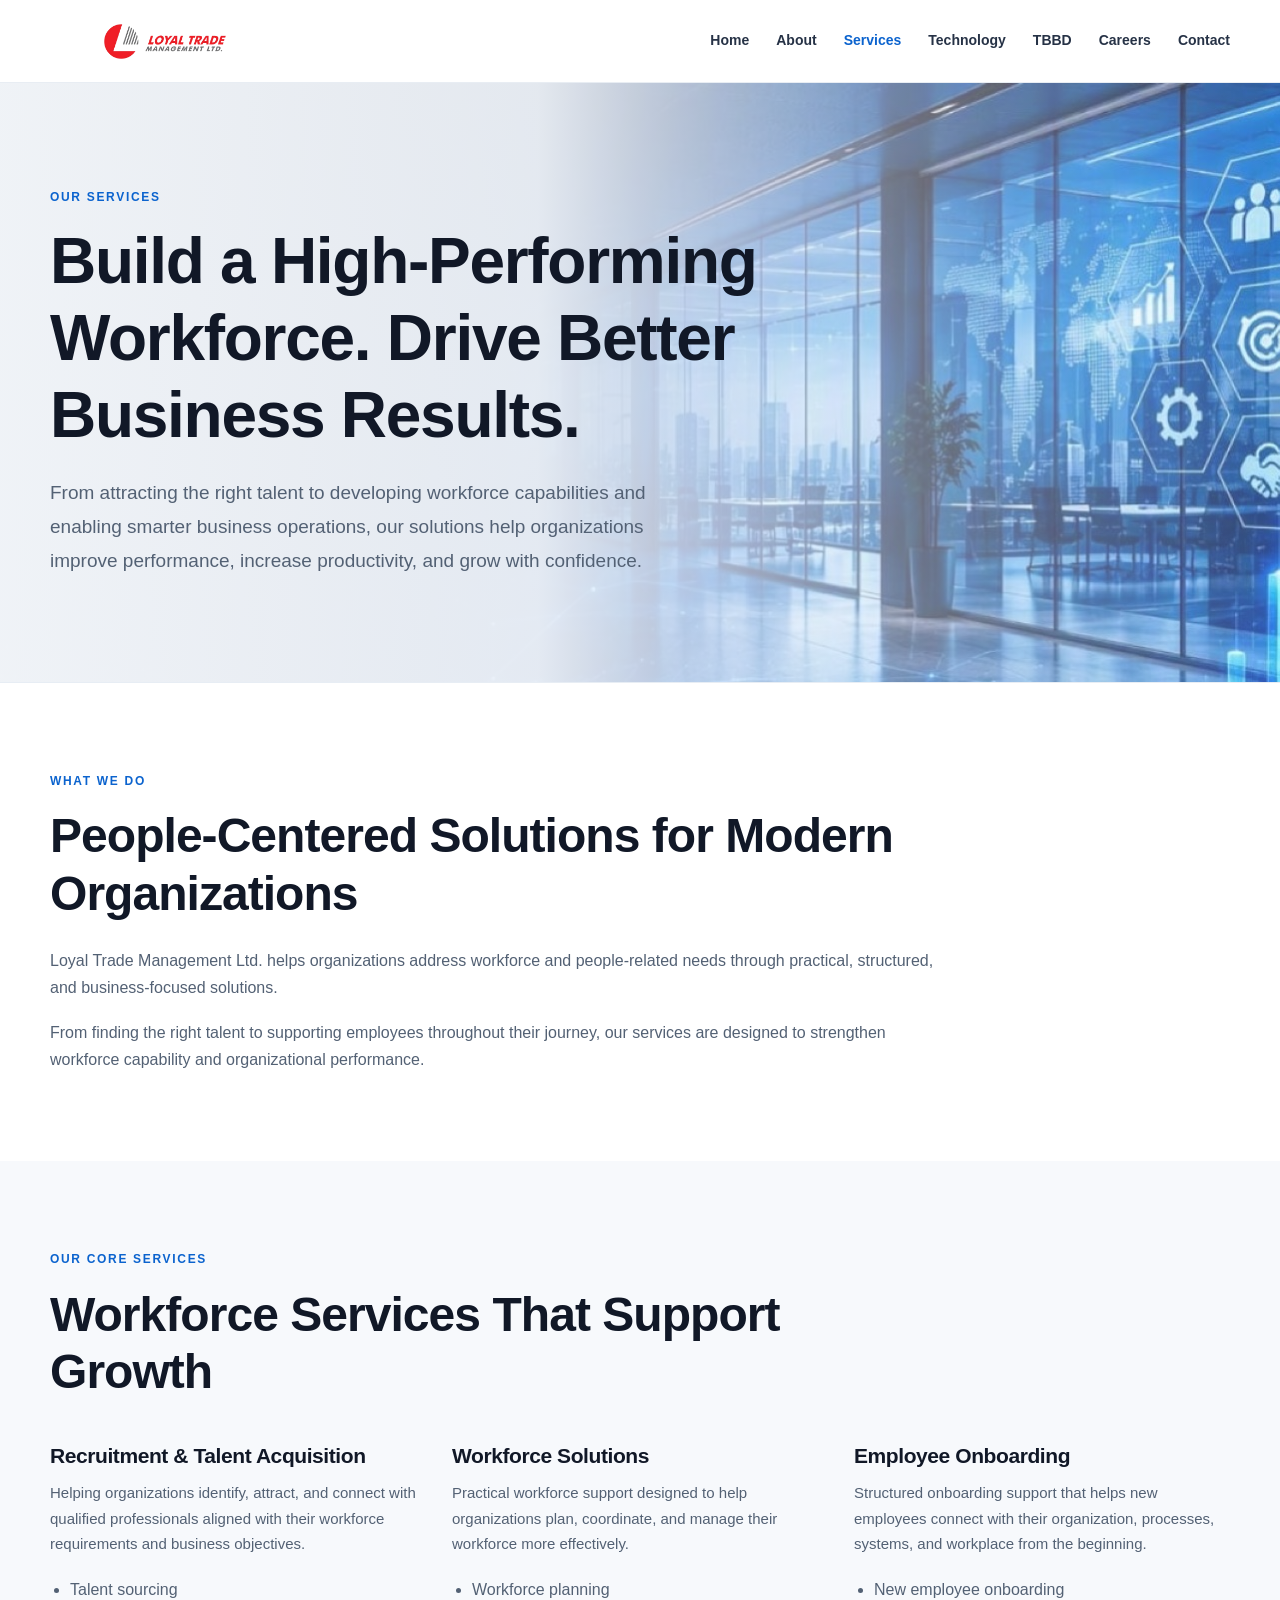
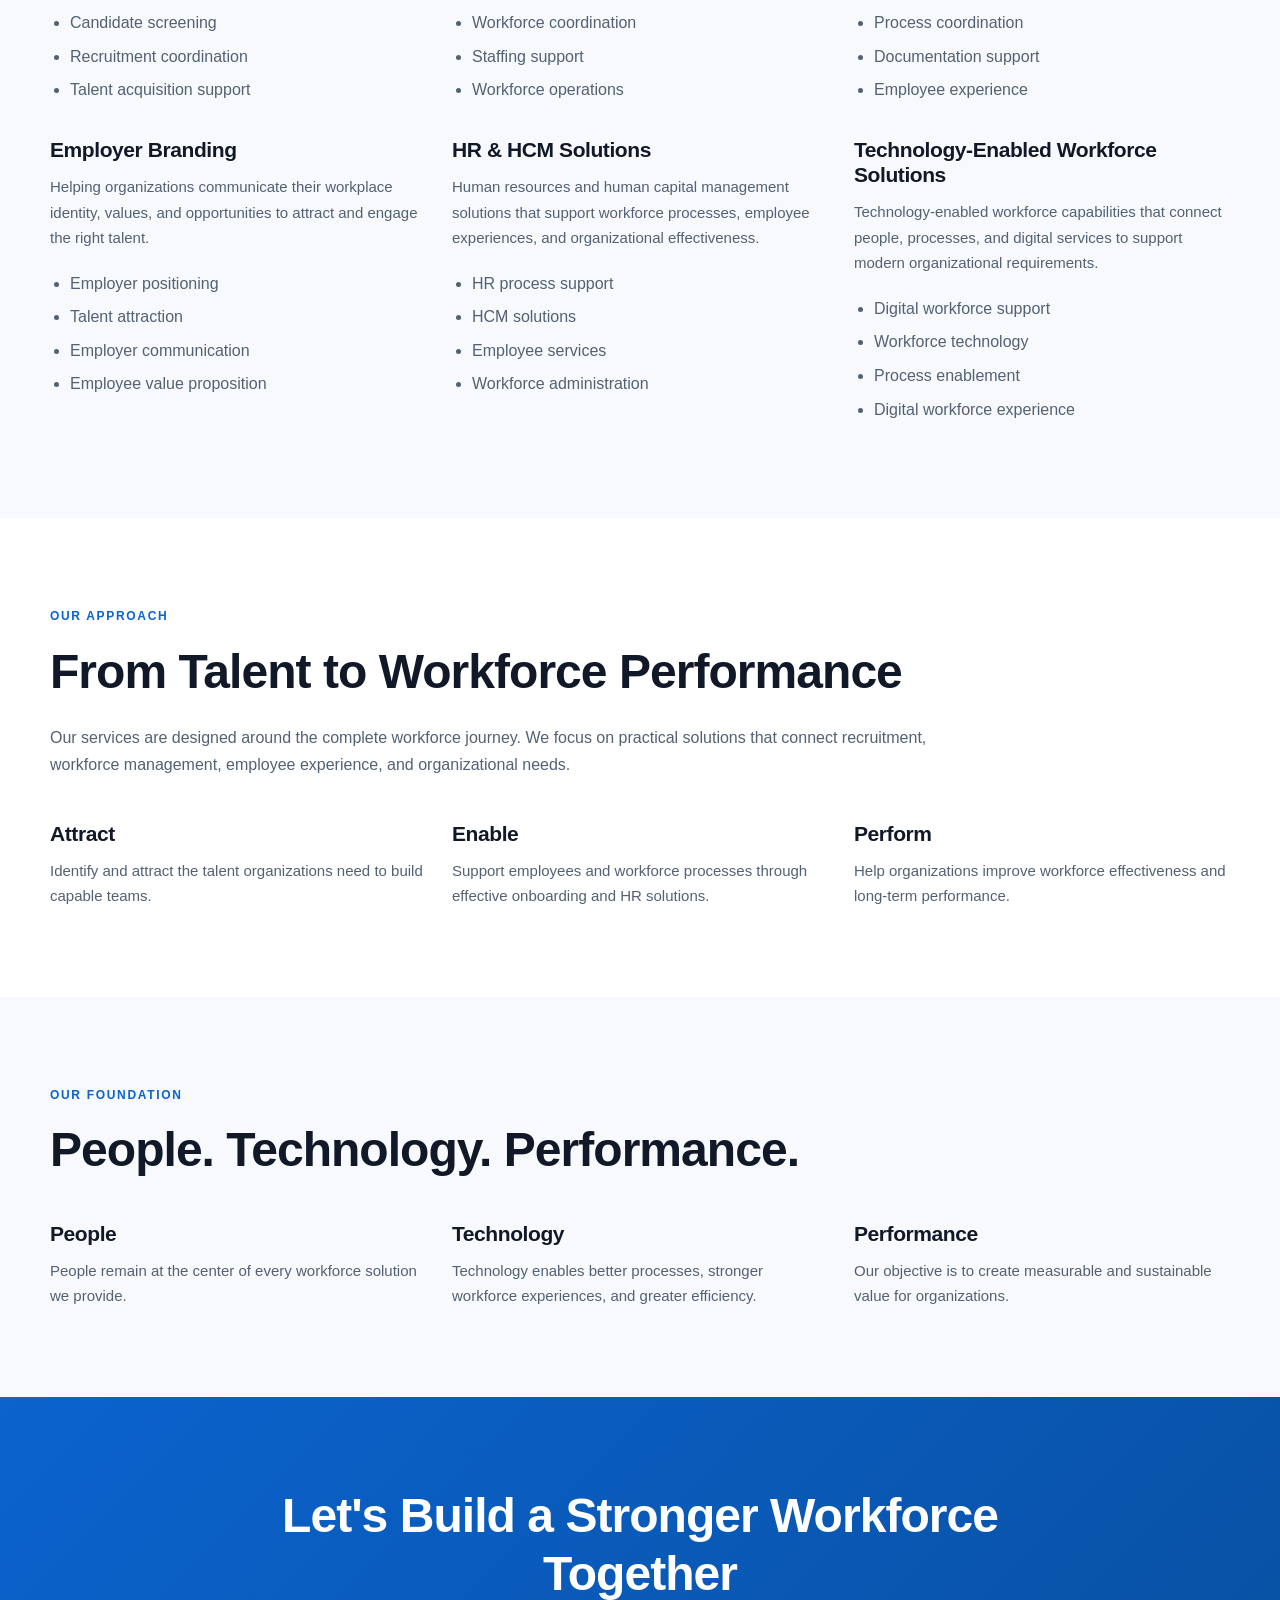
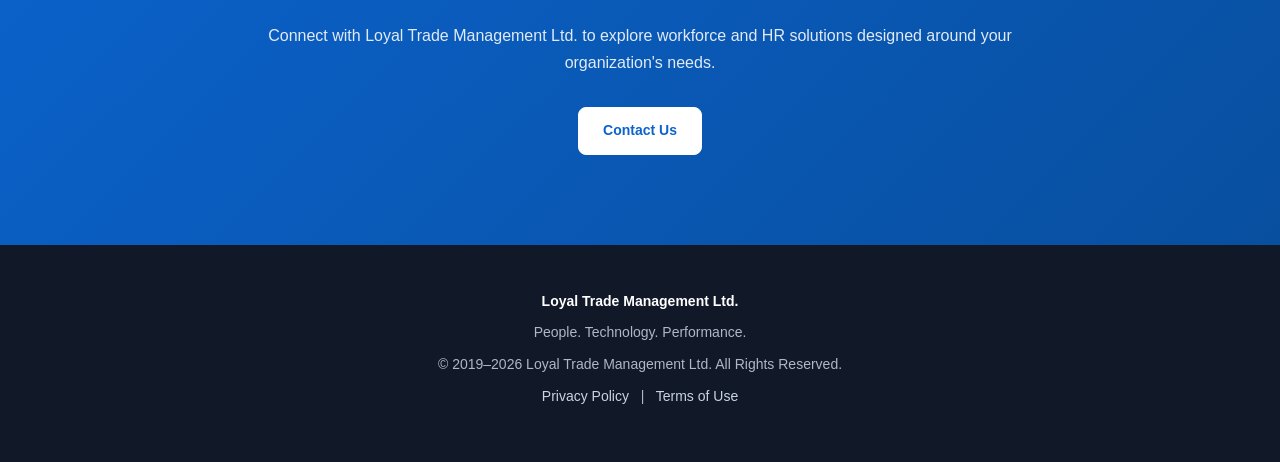
<file: services.html>
<!DOCTYPE html>
<html lang="en">

<head>

    <meta charset="UTF-8">

    <meta name="viewport"
          content="width=device-width, initial-scale=1.0">

    <title>Workforce Solutions, Recruitment & Technology Services | Loyal Trade Management Ltd.</title>

    <meta
        name="description"
        content="Explore workforce solutions, recruitment services, technology solutions, digital transformation, and business support services from Loyal Trade Management Ltd."
    >

    <meta
        name="author"
        content="Loyal Trade Management Ltd."
    >

    <link rel="stylesheet" href="styles.css">

</head>


<body>


<!-- =========================================================
     HEADER
========================================================= -->

<header class="site-header">

    <div class="container nav-container">


        <a
            href="index.html"
            class="brand"
            aria-label="Loyal Trade Management Ltd. Home"
        >

            <img
                src="assets/logo-transparent.png"
                alt="Loyal Trade Management Ltd."
                class="brand-logo"
            >

        </a>


        <nav
            class="main-nav"
            aria-label="Main navigation"
        >

            <a href="index.html">
                Home
            </a>

            <a href="about.html">
                About
            </a>

            <a
                href="services.html"
                aria-current="page"
            >
                Services
            </a>

            <a href="technology.html">
                Technology
            </a>

            <a href="tbbd.html">
                TBBD
            </a>

            <a href="careers.html">
                Careers
            </a>

            <a href="contact.html">
                Contact
            </a>

        </nav>




    </div>

</header>



<main>


<!-- =========================================================
     SERVICES HERO
========================================================= -->

<section class="page-hero services-banner">

    <div class="container">


        <p class="section-label">
            OUR SERVICES
        </p>


        <h1>
            Build a High-Performing Workforce. Drive Better Business Results.
        </h1>


        <p class="intro-text">
            From attracting the right talent to developing workforce
            capabilities and enabling smarter business operations, our
            solutions help organizations improve performance, increase
            productivity, and grow with confidence.
        </p>


    </div>

</section>



<!-- =========================================================
     SERVICES INTRODUCTION
========================================================= -->

<section class="section">

    <div class="container">


        <p class="section-label">
            WHAT WE DO
        </p>


        <h2>
            People-Centered Solutions for Modern Organizations
        </h2>


        <p>
            Loyal Trade Management Ltd. helps organizations address
            workforce and people-related needs through practical,
            structured, and business-focused solutions.
        </p>


        <p>
            From finding the right talent to supporting employees
            throughout their journey, our services are designed to
            strengthen workforce capability and organizational
            performance.
        </p>


    </div>

</section>



<!-- =========================================================
     CORE SERVICES
========================================================= -->

<section class="section light-section">

    <div class="container">


        <p class="section-label">
            OUR CORE SERVICES
        </p>


        <h2>
            Workforce Services That Support Growth
        </h2>


        <div class="content-grid">


            <div>

                <h3>
                    Recruitment & Talent Acquisition
                </h3>

                <p>
                    Helping organizations identify, attract, and
                    connect with qualified professionals aligned
                    with their workforce requirements and business
                    objectives.
                </p>

                <ul>

                    <li>
                        Talent sourcing
                    </li>

                    <li>
                        Candidate screening
                    </li>

                    <li>
                        Recruitment coordination
                    </li>

                    <li>
                        Talent acquisition support
                    </li>

                </ul>

            </div>



            <div>

                <h3>
                    Workforce Solutions
                </h3>

                <p>
                    Practical workforce support designed to help
                    organizations plan, coordinate, and manage their
                    workforce more effectively.
                </p>

                <ul>

                    <li>
                        Workforce planning
                    </li>

                    <li>
                        Workforce coordination
                    </li>

                    <li>
                        Staffing support
                    </li>

                    <li>
                        Workforce operations
                    </li>

                </ul>

            </div>



            <div>

                <h3>
                    Employee Onboarding
                </h3>

                <p>
                    Structured onboarding support that helps new
                    employees connect with their organization,
                    processes, systems, and workplace from the
                    beginning.
                </p>

                <ul>

                    <li>
                        New employee onboarding
                    </li>

                    <li>
                        Process coordination
                    </li>

                    <li>
                        Documentation support
                    </li>

                    <li>
                        Employee experience
                    </li>

                </ul>

            </div>



            <div>

                <h3>
                    Employer Branding
                </h3>

                <p>
                    Helping organizations communicate their
                    workplace identity, values, and opportunities
                    to attract and engage the right talent.
                </p>

                <ul>

                    <li>
                        Employer positioning
                    </li>

                    <li>
                        Talent attraction
                    </li>

                    <li>
                        Employer communication
                    </li>

                    <li>
                        Employee value proposition
                    </li>

                </ul>

            </div>



            <div>

                <h3>
                    HR & HCM Solutions
                </h3>

                <p>
                    Human resources and human capital management
                    solutions that support workforce processes,
                    employee experiences, and organizational
                    effectiveness.
                </p>

                <ul>

                    <li>
                        HR process support
                    </li>

                    <li>
                        HCM solutions
                    </li>

                    <li>
                        Employee services
                    </li>

                    <li>
                        Workforce administration
                    </li>

                </ul>

            </div>



            <div>

                <h3>
                    Technology-Enabled Workforce Solutions
                </h3>

                <p>
                    Technology-enabled workforce capabilities that
                    connect people, processes, and digital services
                    to support modern organizational requirements.
                </p>

                <ul>

                    <li>
                        Digital workforce support
                    </li>

                    <li>
                        Workforce technology
                    </li>

                    <li>
                        Process enablement
                    </li>

                    <li>
                        Digital workforce experience
                    </li>

                </ul>

            </div>


        </div>

    </div>

</section>



<!-- =========================================================
     OUR APPROACH
========================================================= -->

<section class="section">

    <div class="container">


        <p class="section-label">
            OUR APPROACH
        </p>


        <h2>
            From Talent to Workforce Performance
        </h2>


        <p>
            Our services are designed around the complete workforce
            journey. We focus on practical solutions that connect
            recruitment, workforce management, employee experience,
            and organizational needs.
        </p>


        <div class="content-grid">


            <div>

                <h3>
                    Attract
                </h3>

                <p>
                    Identify and attract the talent organizations
                    need to build capable teams.
                </p>

            </div>


            <div>

                <h3>
                    Enable
                </h3>

                <p>
                    Support employees and workforce processes
                    through effective onboarding and HR solutions.
                </p>

            </div>


            <div>

                <h3>
                    Perform
                </h3>

                <p>
                    Help organizations improve workforce
                    effectiveness and long-term performance.
                </p>

            </div>


        </div>

    </div>

</section>



<!-- =========================================================
     FOUNDATION
========================================================= -->

<section class="section light-section">

    <div class="container">


        <p class="section-label">
            OUR FOUNDATION
        </p>


        <h2>
            People. Technology. Performance.
        </h2>


        <div class="content-grid">


            <div>

                <h3>
                    People
                </h3>

                <p>
                    People remain at the center of every workforce
                    solution we provide.
                </p>

            </div>


            <div>

                <h3>
                    Technology
                </h3>

                <p>
                    Technology enables better processes, stronger
                    workforce experiences, and greater efficiency.
                </p>

            </div>


            <div>

                <h3>
                    Performance
                </h3>

                <p>
                    Our objective is to create measurable and
                    sustainable value for organizations.
                </p>

            </div>


        </div>

    </div>

</section>



<!-- =========================================================
     CTA
========================================================= -->

<section class="cta-section">

    <div class="container">


        <h2>
            Let's Build a Stronger Workforce Together
        </h2>


        <p>
            Connect with Loyal Trade Management Ltd. to explore
            workforce and HR solutions designed around your
            organization's needs.
        </p>


        <a
            href="contact.html"
            class="button primary-button"
        >
            Contact Us
        </a>


    </div>

</section>


</main>



<!-- =========================================================
     FOOTER
========================================================= -->

<footer class="site-footer">

    <div class="container">


        <div class="footer-bottom">


            <p>
                Loyal Trade Management Ltd.
            </p>


            <p>
                People. Technology. Performance.
            </p>


            <p>
                ©️ 2019–2026 Loyal Trade Management Ltd.
                All Rights Reserved.
            </p>


            <p>

                <a href="privacy.html">
                    Privacy Policy
                </a>

                &nbsp; | &nbsp;

                <a href="terms.html">
                    Terms of Use
                </a>

            </p>


        </div>


    </div>

</footer>


</body>

</html>
</file>
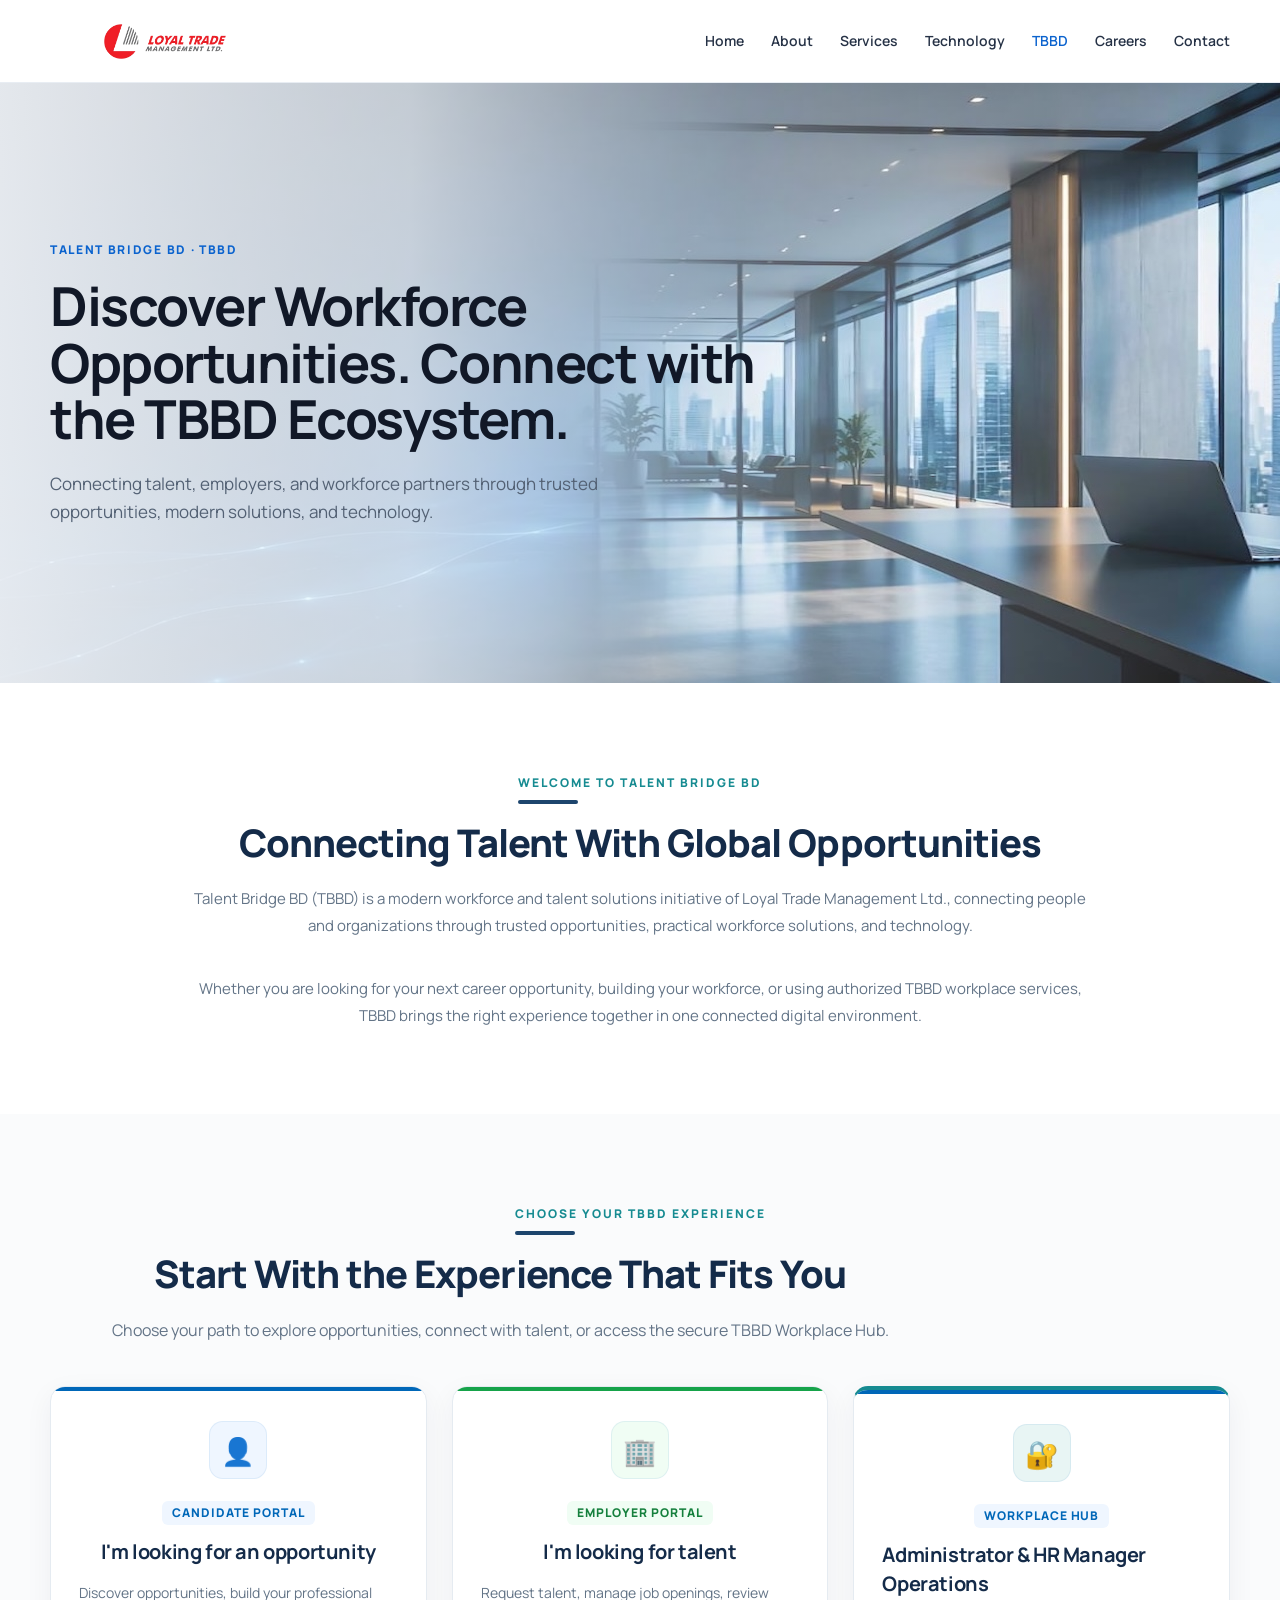
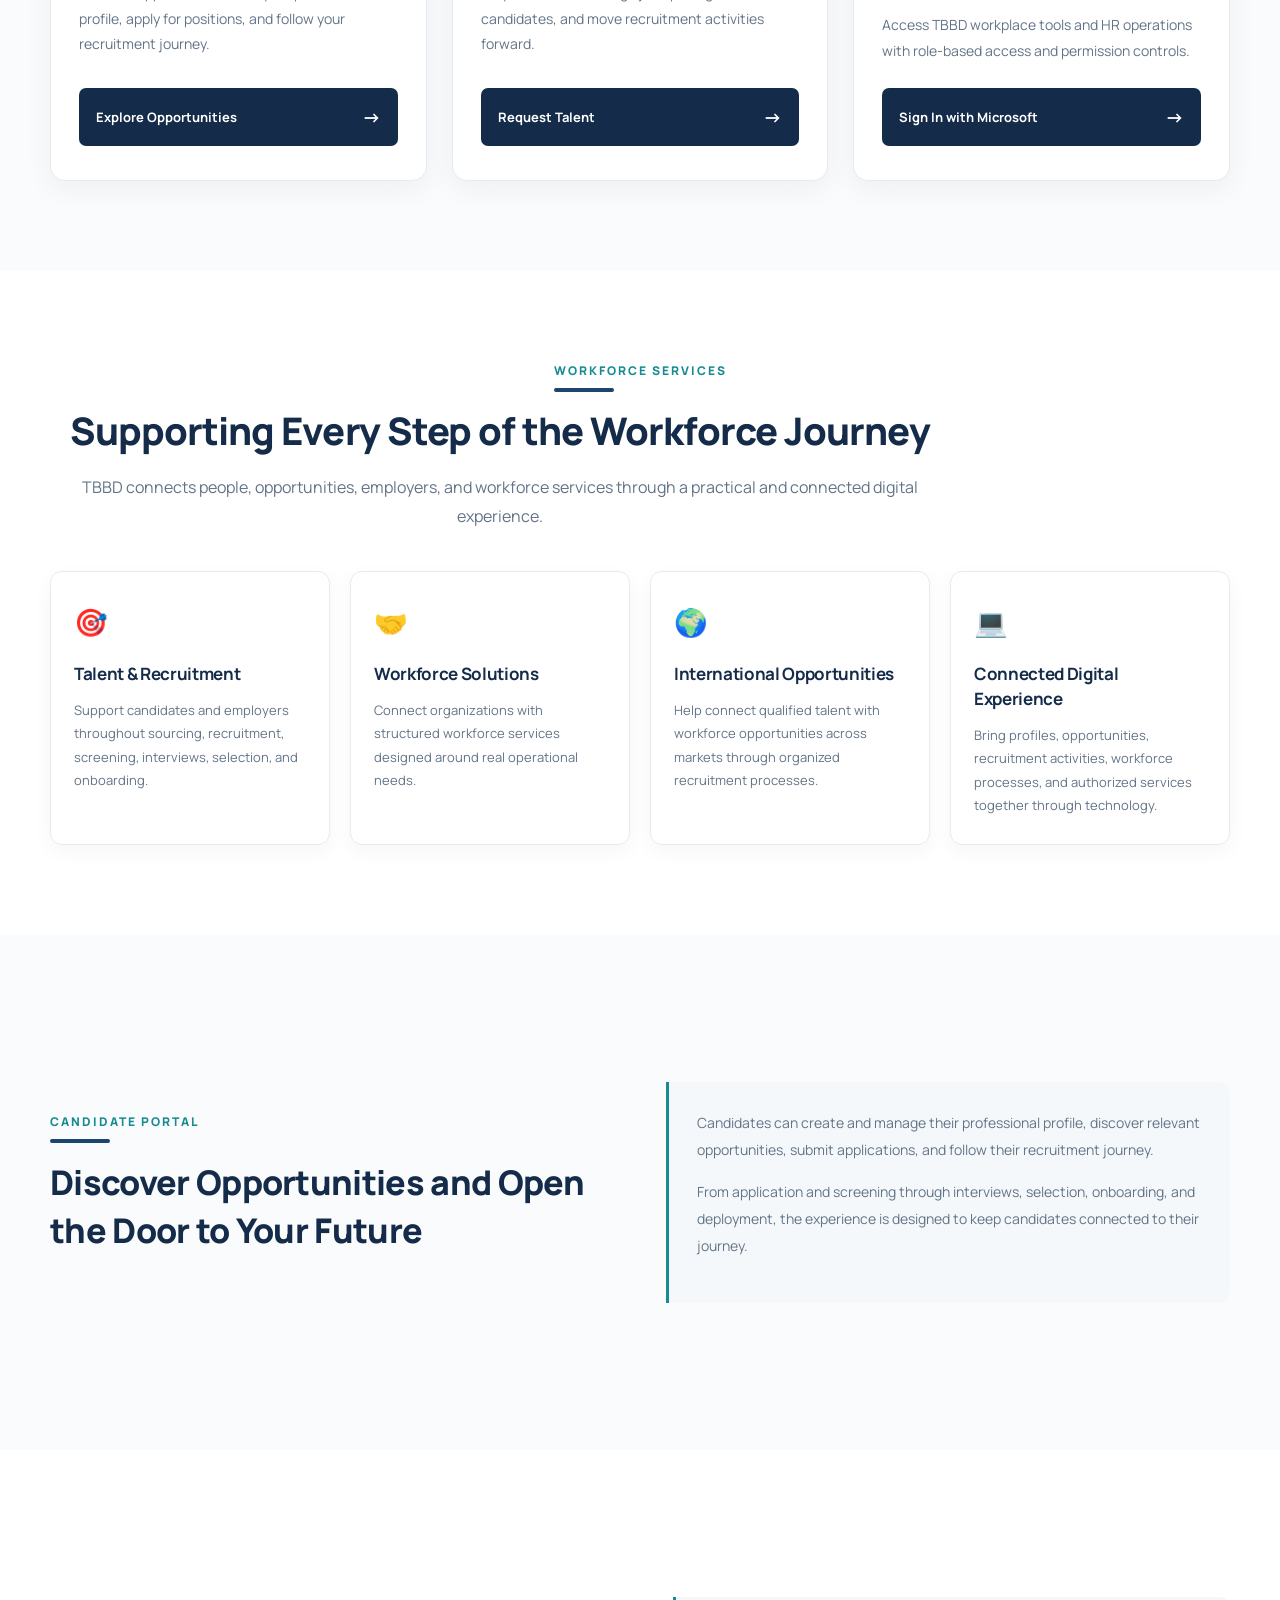
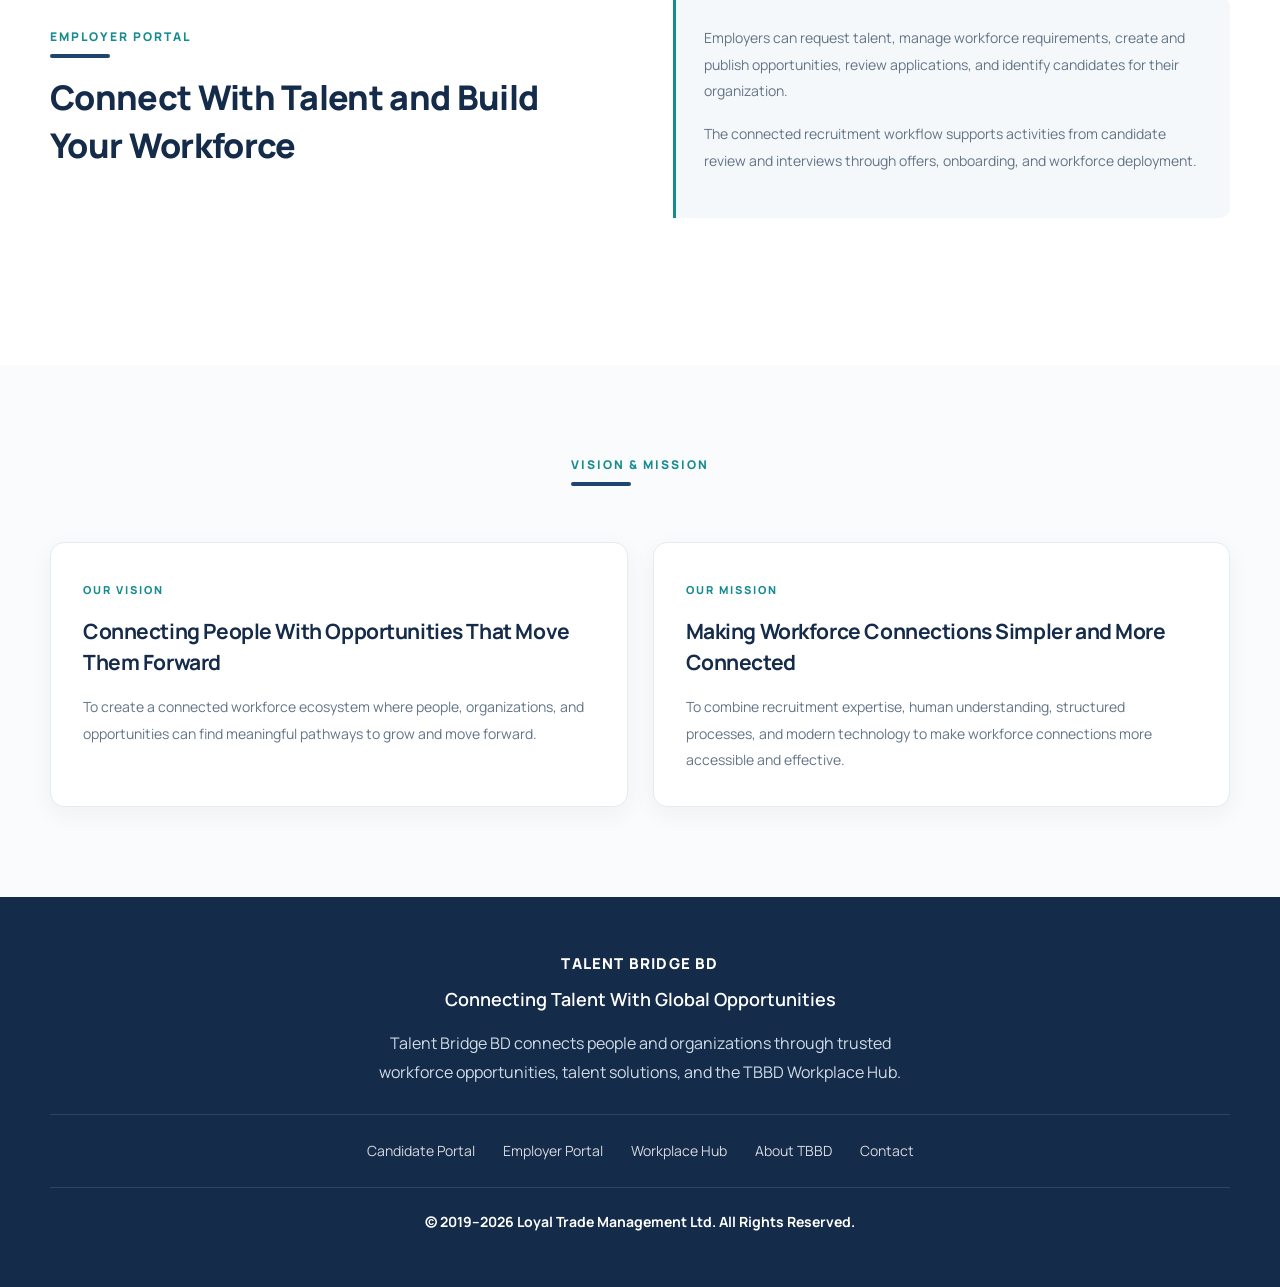
<file: tbbd.html>
<!DOCTYPE html>
<html lang="en">

<head>
    <meta charset="UTF-8">
    <meta name="viewport" content="width=device-width, initial-scale=1.0">

    <title>Talent Bridge BD (TBBD) | Connecting Talent with Global Opportunities</title>

    <meta name="description"
          content="Talent Bridge BD (TBBD), a workforce and talent solutions initiative of Loyal Trade Management Ltd., connects candidates, employers, and workforce partners through trusted opportunities and technology-enabled services.">

    <meta name="theme-color" content="#142b49">

    <link rel="preconnect" href="https://fonts.googleapis.com">
    <link rel="preconnect" href="https://fonts.gstatic.com" crossorigin>

    <link href="https://fonts.googleapis.com/css2?family=Manrope:wght@400;500;600;700;800&display=swap"
          rel="stylesheet">

    <link rel="stylesheet" href="styles.css">

    <!-- TBBD PAGE ENHANCEMENTS
         Scoped to this page. Existing hero banner is intentionally untouched. -->
    <style>

        .tbbd-page {
            --tbbd-navy: #142b49;
            --tbbd-blue: #1d456d;
            --tbbd-teal: #168b91;
            --tbbd-light: #f3f7fa;
            --tbbd-text: #26384b;
            --tbbd-muted: #637487;
        }

        .tbbd-page .tbbd-intro-section {
            padding-top: 85px;
            padding-bottom: 85px;
        }

        .tbbd-page .tbbd-intro-inner {
            max-width: 900px;
            margin: 0 auto;
            text-align: center;
        }

        .tbbd-page .section-label {
            color: var(--tbbd-teal);
            font-size: 12px;
            font-weight: 800;
            letter-spacing: 2px;
            margin-bottom: 16px;
        }

        .tbbd-page .tbbd-intro-section h2,
        .tbbd-page .tbbd-pathways-section h2,
        .tbbd-page .tbbd-services-section h2 {
            color: var(--tbbd-navy);
            font-size: clamp(27px, 3vw, 38px);
            line-height: 1.3;
            font-weight: 800;
            margin-bottom: 20px;
        }

        .tbbd-page .tbbd-intro-section p:not(.section-label) {
            color: var(--tbbd-muted);
            line-height: 1.9;
            font-size: 15px;
        }

        .tbbd-page .section-intro {
            max-width: 760px;
            color: var(--tbbd-muted);
            line-height: 1.8;
            margin-bottom: 36px;
        }

        .tbbd-page .tbbd-pathways-section {
            padding-top: 85px;
            padding-bottom: 90px;
            background: #f2f6fa;
        }

        .tbbd-page .tbbd-pathways-section > .container,
        .tbbd-page .tbbd-services-section > .container,
        .tbbd-page .tbbd-vision-section > .container {
            text-align: center;
        }

        .tbbd-page .tbbd-pathways-grid {
            display: grid;
            grid-template-columns: repeat(3, minmax(0, 1fr));
            gap: 25px;
            margin-top: 42px;
            align-items: stretch;
        }

        .tbbd-page .tbbd-pathway-card {
            background: #ffffff;
            border: 1px solid #e5ebf1;
            border-radius: 15px;
            padding: 34px 28px;
            display: flex;
            flex-direction: column;
            text-align: left;
            box-shadow: 0 8px 28px rgba(20, 43, 73, 0.055);
            transition: transform 0.25s ease, box-shadow 0.25s ease;
        }

        .tbbd-page .tbbd-pathway-card:hover {
            transform: translateY(-5px);
            box-shadow: 0 15px 35px rgba(20, 43, 73, 0.11);
        }

        .tbbd-page .tbbd-pathway-icon {
            width: 58px;
            height: 58px;
            display: flex;
            align-items: center;
            justify-content: center;
            border-radius: 14px;
            background: #edf5fa;
            font-size: 27px;
            margin-bottom: 22px;
        }

        .tbbd-page .tbbd-role-label {
            color: var(--tbbd-teal);
            font-size: 11px;
            font-weight: 800;
            letter-spacing: 1.5px;
            margin-bottom: 12px;
        }

        .tbbd-page .tbbd-pathway-card h3 {
            color: var(--tbbd-navy);
            font-size: 20px;
            line-height: 1.45;
            margin-bottom: 14px;
        }

        .tbbd-page .tbbd-pathway-card > p:not(.tbbd-role-label) {
            color: var(--tbbd-muted);
            font-size: 14px;
            line-height: 1.8;
            margin-bottom: 25px;
        }

        .tbbd-page .tbbd-card-action {
            display: inline-flex;
            align-items: center;
            justify-content: space-between;
            gap: 12px;
            width: 100%;
            margin-top: auto;
            padding: 13px 17px;
            border-radius: 7px;
            background: var(--tbbd-navy);
            color: #ffffff;
            font-size: 13px;
            font-weight: 700;
            text-decoration: none;
            transition: background 0.2s ease;
        }

        .tbbd-page .tbbd-card-action:hover {
            background: var(--tbbd-teal);
            color: #ffffff;
        }

        .tbbd-page .tbbd-pathway-card .tbbd-card-action span {
            font-size: 19px;
        }

        .tbbd-page .tbbd-pathway-hub {
            border-top: 4px solid var(--tbbd-teal);
        }

        .tbbd-page .tbbd-pathway-hub .tbbd-pathway-icon {
            background: #e8f5f4;
        }

        .tbbd-page .tbbd-services-section {
            padding-top: 85px;
            padding-bottom: 90px;
        }

        .tbbd-page .tbbd-service-grid {
            display: grid;
            grid-template-columns: repeat(4, minmax(0, 1fr));
            gap: 20px;
            margin-top: 40px;
        }

        .tbbd-page .tbbd-service-card {
            text-align: left;
            background: #ffffff;
            border: 1px solid #e5ebf1;
            border-radius: 12px;
            padding: 27px 23px;
            box-shadow: 0 6px 20px rgba(20, 43, 73, 0.045);
        }

        .tbbd-page .tbbd-service-icon {
            font-size: 27px;
            margin-bottom: 18px;
        }

        .tbbd-page .tbbd-service-card h3 {
            color: var(--tbbd-navy);
            font-size: 17px;
            line-height: 1.45;
            margin-bottom: 12px;
        }

        .tbbd-page .tbbd-service-card p {
            color: var(--tbbd-muted);
            font-size: 13px;
            line-height: 1.8;
            margin: 0;
        }

        .tbbd-page .tbbd-portal-section {
            align-items: center;
            gap: 65px;
            padding-top: 65px;
            padding-bottom: 65px;
        }

        .tbbd-page .tbbd-portal-section h2 {
            color: var(--tbbd-navy);
            font-size: clamp(25px, 2.8vw, 34px);
            line-height: 1.4;
            font-weight: 800;
        }

        .tbbd-page .tbbd-portal-copy {
            padding: 28px;
            border-left: 3px solid var(--tbbd-teal);
            background: #f5f8fb;
            border-radius: 0 10px 10px 0;
        }

        .tbbd-page .tbbd-portal-copy p {
            color: var(--tbbd-muted);
            font-size: 14px;
            line-height: 1.9;
            margin-bottom: 12px;
        }

        .tbbd-page .tbbd-portal-copy p:last-child {
            margin-bottom: 0;
        }

        .tbbd-page .tbbd-vision-section {
            padding-top: 85px;
            padding-bottom: 90px;
            background: #f2f6fa;
        }

        .tbbd-page .tbbd-vision-grid {
            display: grid;
            grid-template-columns: repeat(2, minmax(0, 1fr));
            gap: 25px;
            margin-top: 40px;
            text-align: left;
        }

        .tbbd-page .tbbd-vision-card {
            background: #ffffff;
            border: 1px solid #e4ebf1;
            border-radius: 14px;
            padding: 35px;
            box-shadow: 0 7px 25px rgba(20, 43, 73, 0.05);
        }

        .tbbd-page .tbbd-vision-kicker {
            display: inline-block;
            color: var(--tbbd-teal);
            font-size: 11px;
            font-weight: 800;
            letter-spacing: 2px;
            margin-bottom: 16px;
        }

        .tbbd-page .tbbd-vision-card h3 {
            color: var(--tbbd-navy);
            font-size: 21px;
            line-height: 1.5;
            margin-bottom: 15px;
        }

        .tbbd-page .tbbd-vision-card p {
            color: var(--tbbd-muted);
            font-size: 14px;
            line-height: 1.9;
            margin: 0;
        }

        .tbbd-page .tbbd-site-footer {
            background: var(--tbbd-navy);
            color: #ffffff;
        }

        .tbbd-page .tbbd-footer-description {
            max-width: 560px;
            line-height: 1.8;
            color: #d0dbe7;
        }

        .tbbd-page .tbbd-footer-nav a {
            transition: color 0.2s ease;
        }

        .tbbd-page .tbbd-footer-nav a:hover {
            color: #64d0ce;
        }

        @media (max-width: 900px) {

            .tbbd-page .tbbd-service-grid {
                grid-template-columns: repeat(2, minmax(0, 1fr));
            }

            .tbbd-page .tbbd-pathways-grid {
                grid-template-columns: repeat(2, minmax(0, 1fr));
            }

            .tbbd-page .tbbd-pathway-hub {
                grid-column: 1 / -1;
            }

        }

        @media (max-width: 600px) {

            .tbbd-page .tbbd-intro-section,
            .tbbd-page .tbbd-pathways-section,
            .tbbd-page .tbbd-services-section,
            .tbbd-page .tbbd-vision-section {
                padding-top: 55px;
                padding-bottom: 55px;
            }

            .tbbd-page .tbbd-pathways-grid,
            .tbbd-page .tbbd-service-grid,
            .tbbd-page .tbbd-vision-grid {
                grid-template-columns: 1fr;
            }

            .tbbd-page .tbbd-pathway-hub {
                grid-column: auto;
            }

            .tbbd-page .tbbd-pathway-card,
            .tbbd-page .tbbd-vision-card {
                padding: 25px 22px;
            }

            .tbbd-page .tbbd-portal-section {
                gap: 22px;
                padding-top: 45px;
                padding-bottom: 45px;
            }

            .tbbd-page .tbbd-portal-copy {
                padding: 22px;
            }

        }

    </style>

</head>

<body class="tbbd-page">

<!-- HEADER -->

<header class="site-header">

    <div class="container nav-container">

        <a href="index.html" class="brand">
            <img class="brand-logo"
                 src="assets/logo-transparent.png"
                 alt="Loyal Trade Management Ltd.">
        </a>

        <nav class="main-nav" aria-label="Main navigation">

            <a href="index.html">Home</a>
            <a href="about.html">About</a>
            <a href="services.html">Services</a>
            <a href="technology.html">Technology</a>
            <a href="tbbd.html" aria-current="page">TBBD</a>
            <a href="careers.html">Careers</a>
            <a href="contact.html">Contact</a>

        </nav>

    </div>

</header>

<main>

<!-- =========================================================
     TBBD HERO
     PRESERVED EXACTLY — DO NOT CHANGE THE BANNER
========================================================= -->

<section class="tbbd-hero">

    <div class="tbbd-hero-overlay">

        <div class="container tbbd-hero-container">

            <div class="tbbd-hero-content">

                <p class="eyebrow">
                    TALENT BRIDGE BD · TBBD
                </p>

                <h1>
                    Discover Workforce Opportunities. Connect with the TBBD Ecosystem.
                </h1>

                <p>
                    Connecting talent, employers, and workforce partners
                    through trusted opportunities, modern solutions,
                    and technology.
                </p>

            </div>

        </div>

    </div>

</section>

<!-- =========================================================
     INTRODUCTION
========================================================= -->

<section class="section tbbd-intro-section">

    <div class="container tbbd-intro-inner">

        <p class="section-label">
            WELCOME TO TALENT BRIDGE BD
        </p>

        <h2>
            Connecting Talent With Global Opportunities
        </h2>

        <p class="section-intro">
            Talent Bridge BD (TBBD) is a modern workforce and talent
            solutions initiative of Loyal Trade Management Ltd., connecting
            people and organizations through trusted opportunities,
            practical workforce solutions, and technology.
        </p>

        <p>
            Whether you are looking for your next career opportunity,
            building your workforce, or using authorized TBBD workplace
            services, TBBD brings the right experience together in one
            connected digital environment.
        </p>

    </div>

</section>

<!-- =========================================================
     PRIMARY USER PATHWAYS
========================================================= -->

<section class="section light-section tbbd-pathways-section">

    <div class="container">

        <p class="section-label">
            CHOOSE YOUR TBBD EXPERIENCE
        </p>

        <h2>
            Start With the Experience That Fits You
        </h2>

        <p class="section-intro">
            Choose your path to explore opportunities, connect with talent,
            or access the secure TBBD Workplace Hub.
        </p>

        <div class="cards tbbd-pathways-grid">

            <!-- CANDIDATE -->

            <article class="card tbbd-pathway-card tbbd-pathway-candidate">

                <div class="tbbd-pathway-icon" aria-hidden="true">
                    👤
                </div>

                <p class="tbbd-role-label">
                    CANDIDATE PORTAL
                </p>

                <h3>
                    I'm looking for an opportunity
                </h3>

                <p>
                    Discover opportunities, build your professional profile,
                    apply for positions, and follow your recruitment journey.
                </p>

                <a href="https://portal.talentbridgebd.com/"
                   class="tbbd-card-action">
                    Explore Opportunities <span>→</span>
                </a>

            </article>

            <!-- EMPLOYER -->

            <article class="card tbbd-pathway-card tbbd-pathway-employer">

                <div class="tbbd-pathway-icon" aria-hidden="true">
                    🏢
                </div>

                <p class="tbbd-role-label">
                    EMPLOYER PORTAL
                </p>

                <h3>
                    I'm looking for talent
                </h3>

                <p>
                    Request talent, manage job openings, review candidates,
                    and move recruitment activities forward.
                </p>

                <a href="https://portal.talentbridgebd.com/"
                   class="tbbd-card-action">
                    Request Talent <span>→</span>
                </a>

            </article>

            <!-- WORKPLACE HUB -->

            <article class="card tbbd-pathway-card tbbd-pathway-hub">

                <div class="tbbd-pathway-icon" aria-hidden="true">
                    🔐
                </div>

                <p class="tbbd-role-label">
                    WORKPLACE HUB
                </p>

                <h3>
                    Administrator &amp; HR Manager Operations
                </h3>

                <p>
                    Access TBBD workplace tools and HR operations with
                    role-based access and permission controls.
                </p>

                <a href="https://portal.talentbridgebd.com/"
                   class="tbbd-card-action">
                    Sign In with Microsoft <span>→</span>
                </a>

            </article>

        </div>

    </div>

</section>

<!-- =========================================================
     WORKFORCE SERVICES
========================================================= -->

<section class="section tbbd-services-section">

    <div class="container">

        <p class="section-label">
            WORKFORCE SERVICES
        </p>

        <h2>
            Supporting Every Step of the Workforce Journey
        </h2>

        <p class="section-intro">
            TBBD connects people, opportunities, employers, and workforce
            services through a practical and connected digital experience.
        </p>

        <div class="cards tbbd-service-grid">

            <article class="card tbbd-service-card">

                <div class="tbbd-service-icon" aria-hidden="true">🎯</div>

                <h3>
                    Talent &amp; Recruitment
                </h3>

                <p>
                    Support candidates and employers throughout sourcing,
                    recruitment, screening, interviews, selection, and
                    onboarding.
                </p>

            </article>

            <article class="card tbbd-service-card">

                <div class="tbbd-service-icon" aria-hidden="true">🤝</div>

                <h3>
                    Workforce Solutions
                </h3>

                <p>
                    Connect organizations with structured workforce services
                    designed around real operational needs.
                </p>

            </article>

            <article class="card tbbd-service-card">

                <div class="tbbd-service-icon" aria-hidden="true">🌍</div>

                <h3>
                    International Opportunities
                </h3>

                <p>
                    Help connect qualified talent with workforce opportunities
                    across markets through organized recruitment processes.
                </p>

            </article>

            <article class="card tbbd-service-card">

                <div class="tbbd-service-icon" aria-hidden="true">💻</div>

                <h3>
                    Connected Digital Experience
                </h3>

                <p>
                    Bring profiles, opportunities, recruitment activities,
                    workforce processes, and authorized services together
                    through technology.
                </p>

            </article>

        </div>

    </div>

</section>

<!-- =========================================================
     CANDIDATE PORTAL
========================================================= -->

<section class="section light-section">

    <div class="container two-column tbbd-portal-section">

        <div>

            <p class="section-label">
                CANDIDATE PORTAL
            </p>

            <h2>
                Discover Opportunities and Open the Door to Your Future
            </h2>

        </div>

        <div class="tbbd-portal-copy">

            <p>
                Candidates can create and manage their professional profile,
                discover relevant opportunities, submit applications, and
                follow their recruitment journey.
            </p>

            <p>
                From application and screening through interviews, selection,
                onboarding, and deployment, the experience is designed to keep
                candidates connected to their journey.
            </p>

        </div>

    </div>

</section>

<!-- =========================================================
     EMPLOYER PORTAL
========================================================= -->

<section class="section">

    <div class="container two-column tbbd-portal-section">

        <div>

            <p class="section-label">
                EMPLOYER PORTAL
            </p>

            <h2>
                Connect With Talent and Build Your Workforce
            </h2>

        </div>

        <div class="tbbd-portal-copy">

            <p>
                Employers can request talent, manage workforce requirements,
                create and publish opportunities, review applications, and
                identify candidates for their organization.
            </p>

            <p>
                The connected recruitment workflow supports activities from
                candidate review and interviews through offers, onboarding,
                and workforce deployment.
            </p>

        </div>

    </div>

</section>

<!-- =========================================================
     VISION & MISSION
========================================================= -->

<section class="section light-section tbbd-vision-section">

    <div class="container">

        <p class="section-label">
            VISION &amp; MISSION
        </p>

        <div class="cards tbbd-vision-grid">

            <article class="card tbbd-vision-card">

                <span class="tbbd-vision-kicker">
                    OUR VISION
                </span>

                <h3>
                    Connecting People With Opportunities That Move Them Forward
                </h3>

                <p>
                    To create a connected workforce ecosystem where people,
                    organizations, and opportunities can find meaningful
                    pathways to grow and move forward.
                </p>

            </article>

            <article class="card tbbd-vision-card">

                <span class="tbbd-vision-kicker">
                    OUR MISSION
                </span>

                <h3>
                    Making Workforce Connections Simpler and More Connected
                </h3>

                <p>
                    To combine recruitment expertise, human understanding,
                    structured processes, and modern technology to make
                    workforce connections more accessible and effective.
                </p>

            </article>

        </div>

    </div>

</section>

</main>

<!-- =========================================================
     FOOTER
========================================================= -->

<footer class="site-footer tbbd-site-footer">

    <div class="container">

        <div class="tbbd-footer-brand">

            <p class="tbbd-footer-title">
                TALENT BRIDGE BD
            </p>

            <p class="tbbd-footer-tagline">
                Connecting Talent With Global Opportunities
            </p>

            <p class="tbbd-footer-description">
                Talent Bridge BD connects people and organizations through
                trusted workforce opportunities, talent solutions, and the
                TBBD Workplace Hub.
            </p>

        </div>

        <nav class="tbbd-footer-nav" aria-label="TBBD footer navigation">

            <a href="https://portal.talentbridgebd.com/">
                Candidate Portal
            </a>

            <a href="https://portal.talentbridgebd.com/">
                Employer Portal
            </a>

            <a href="https://portal.talentbridgebd.com/">
                Workplace Hub
            </a>

            <a href="tbbd.html">
                About TBBD
            </a>

            <a href="contact.html">
                Contact
            </a>

        </nav>

        <div class="footer-bottom">

            <p>
                © 2019–2026 Loyal Trade Management Ltd. All Rights Reserved.
            </p>

        </div>

    </div>

</footer>

</body>
</html>
</file>
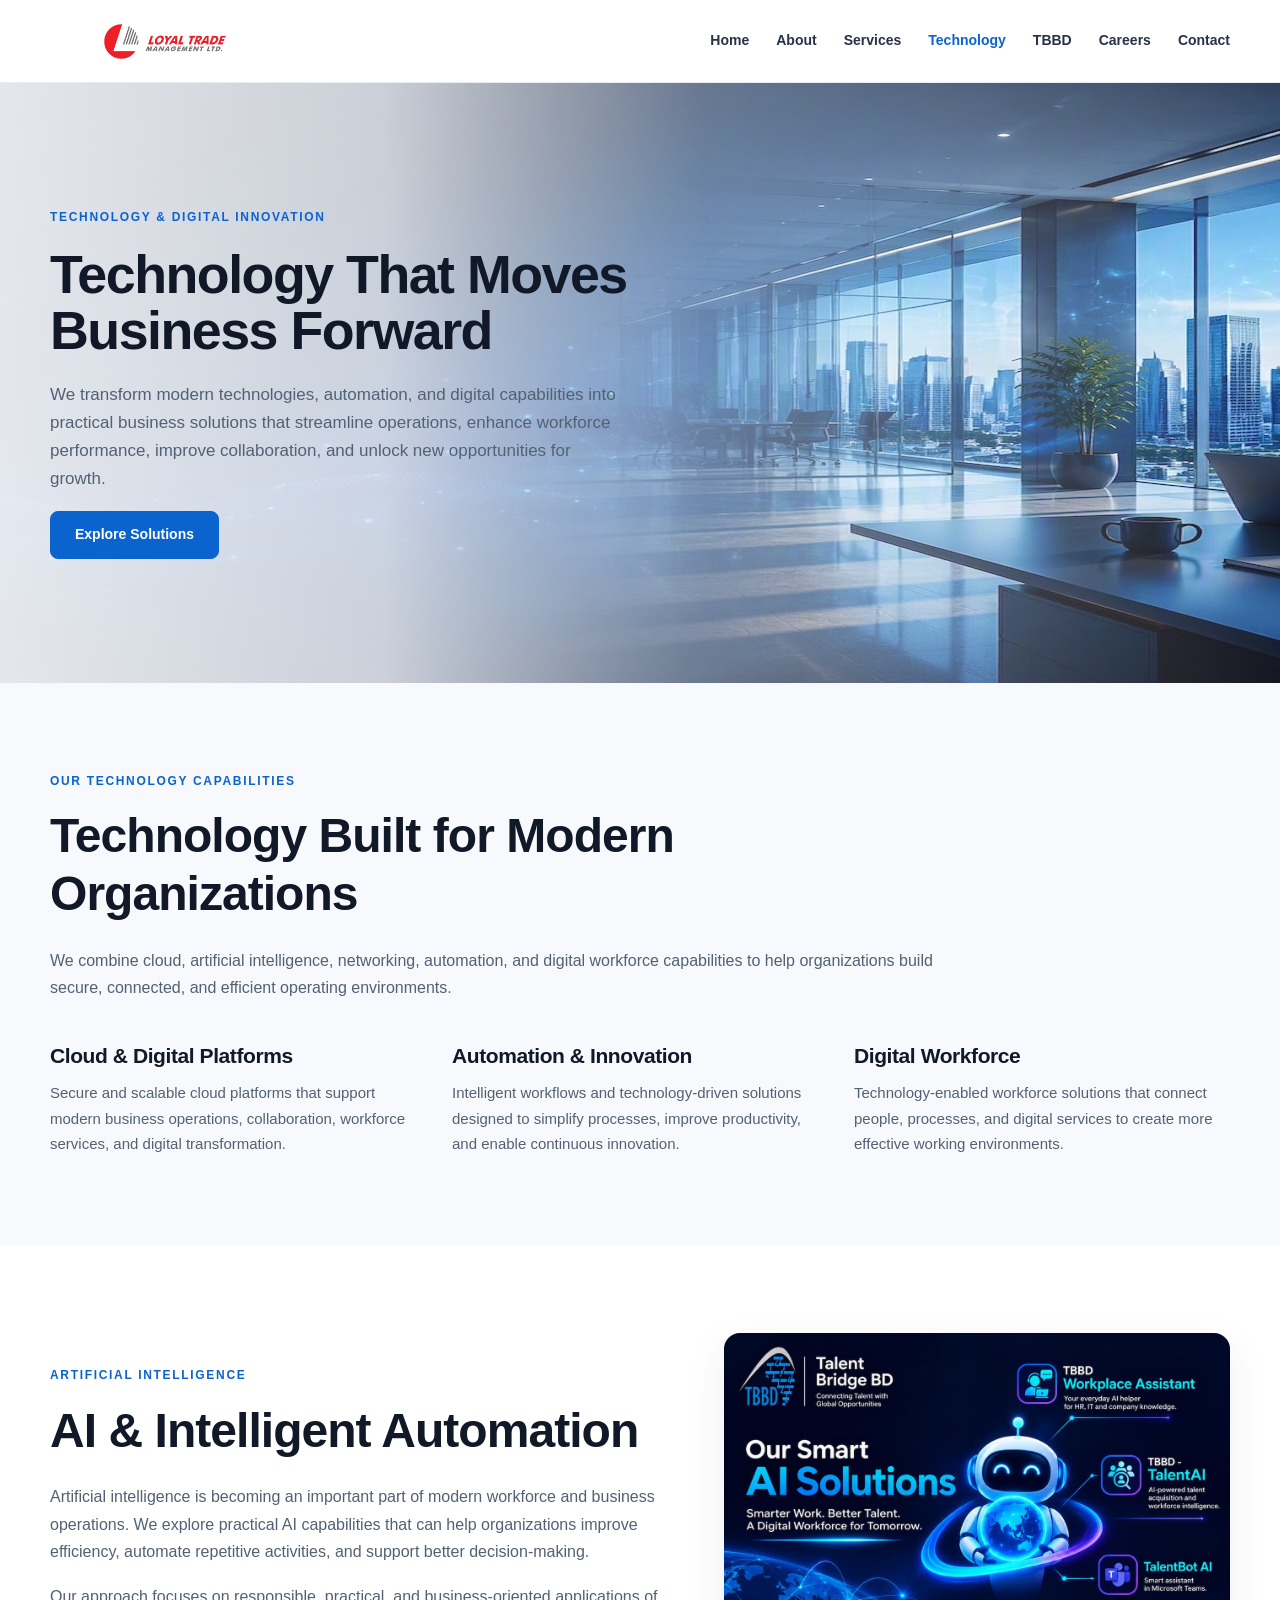
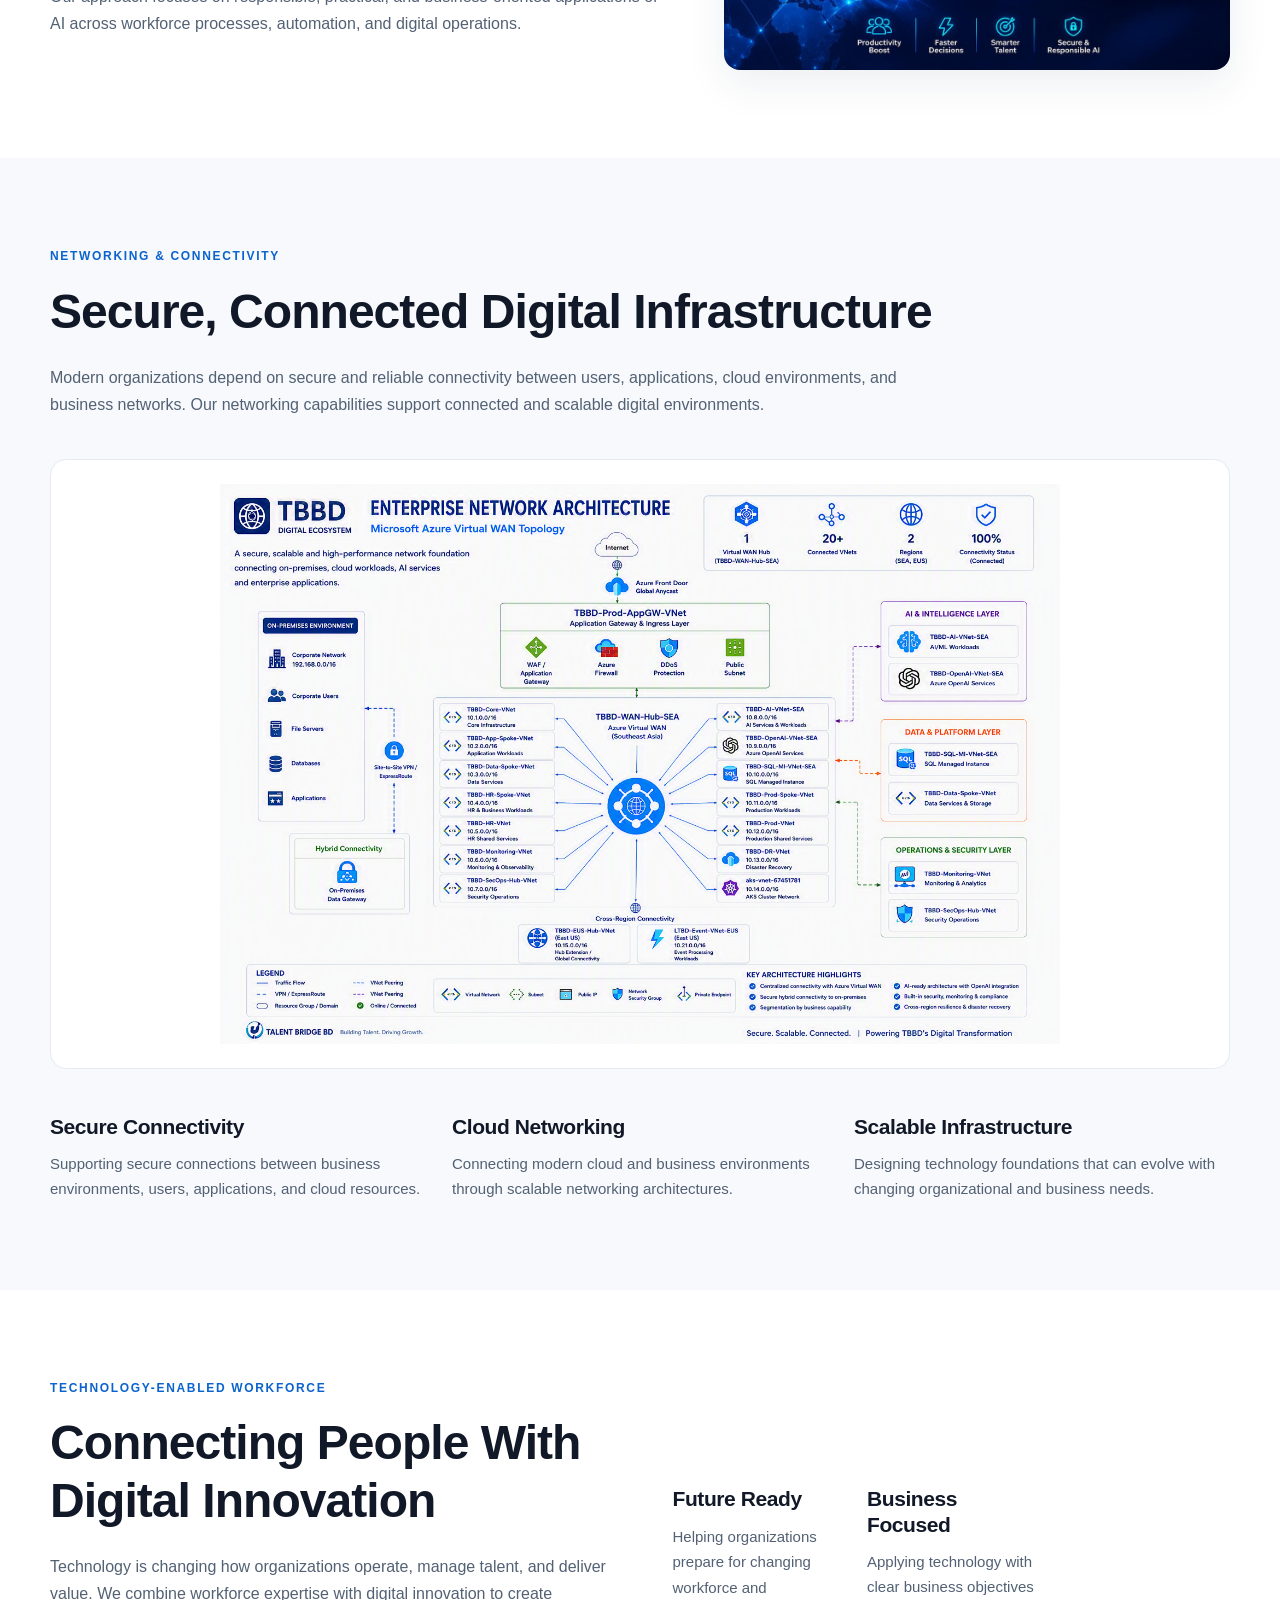
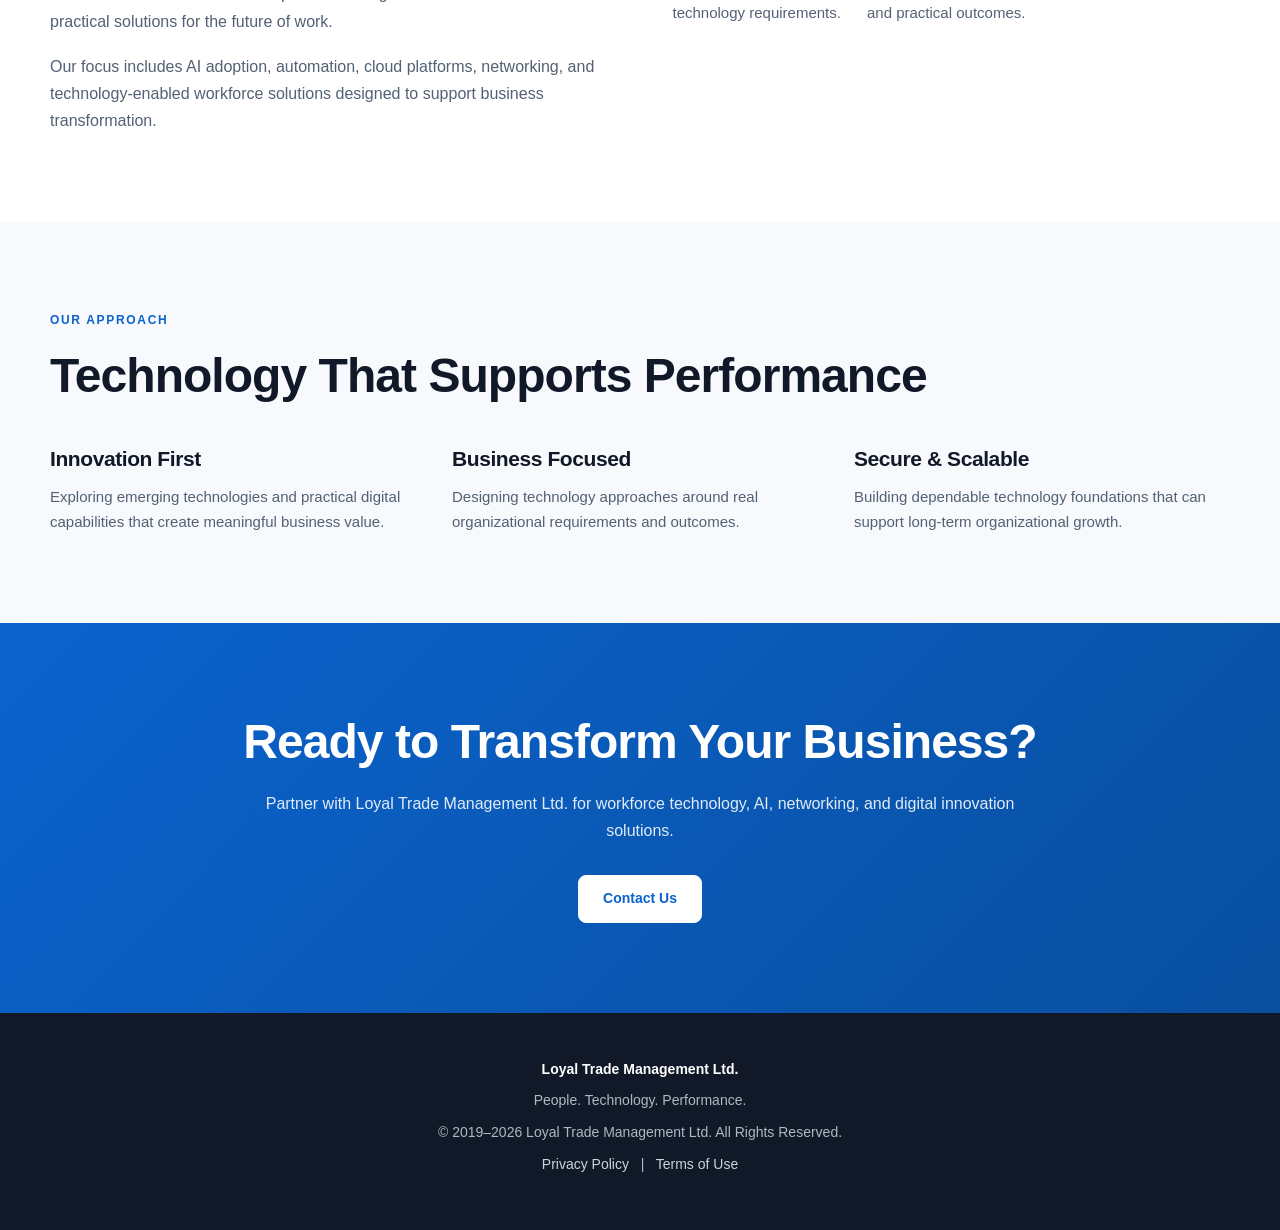
<file: technology.html>
<!DOCTYPE html>
<html lang="en">

<head>

    <meta charset="UTF-8">

    <meta name="viewport"
          content="width=device-width, initial-scale=1.0">

    <title>Technology & Digital Innovation Services | Loyal Trade Management Ltd.</title>

    <meta
        name="description"
        content="Discover AI, cloud solutions, automation, digital transformation, and workforce technologies that help organizations modernize operations and accelerate growth."
    >

    <meta
        name="author"
        content="Loyal Trade Management Ltd."
    >

    <link rel="stylesheet" href="styles.css">

</head>


<body>


<!-- =========================================================
     HEADER
========================================================= -->

<header class="site-header">

    <div class="container nav-container">


        <a
            href="index.html"
            class="brand"
            aria-label="Loyal Trade Management Ltd. Home"
        >

            <img
                src="assets/logo-transparent.png"
                alt="Loyal Trade Management Ltd."
                class="brand-logo"
            >

        </a>


        <nav
            class="main-nav"
            aria-label="Main navigation"
        >

            <a href="index.html">
                Home
            </a>

            <a href="about.html">
                About
            </a>

            <a href="services.html">
                Services
            </a>

            <a
                href="technology.html"
                aria-current="page"
            >
                Technology
            </a>

            <a href="tbbd.html">
                TBBD
            </a>

            <a href="careers.html">
                Careers
            </a>

            <a href="contact.html">
                Contact
            </a>

        </nav>




    </div>

</header>



<main>


<!-- =========================================================
     TECHNOLOGY HERO
========================================================= -->

<section class="technology-hero">

    <div class="container hero-container">


        <div class="hero-content">


            <p class="eyebrow">
                TECHNOLOGY & DIGITAL INNOVATION
            </p>


            <h1>
                Technology That Moves Business Forward
            </h1>


            <p>
                We transform modern technologies, automation, and
                digital capabilities into practical business solutions
                that streamline operations, enhance workforce
                performance, improve collaboration, and unlock new
                opportunities for growth.
            </p>


            <div class="button-group">

                <a
                    href="contact.html"
                    class="button primary-button"
                >
                    Explore Solutions
                </a>

            </div>


        </div>



  


    </div>

</section>



<!-- =========================================================
     TECHNOLOGY CAPABILITIES
========================================================= -->

<section class="section light-section">

    <div class="container">


        <p class="section-label">
            OUR TECHNOLOGY CAPABILITIES
        </p>


        <h2>
            Technology Built for Modern Organizations
        </h2>


        <p>
            We combine cloud, artificial intelligence, networking,
            automation, and digital workforce capabilities to help
            organizations build secure, connected, and efficient
            operating environments.
        </p>


        <div class="content-grid">


            <div>

                <h3>
                    Cloud & Digital Platforms
                </h3>

                <p>
                    Secure and scalable cloud platforms that support
                    modern business operations, collaboration,
                    workforce services, and digital transformation.
                </p>

            </div>


            <div>

                <h3>
                    Automation & Innovation
                </h3>

                <p>
                    Intelligent workflows and technology-driven
                    solutions designed to simplify processes,
                    improve productivity, and enable continuous
                    innovation.
                </p>

            </div>


            <div>

                <h3>
                    Digital Workforce
                </h3>

                <p>
                    Technology-enabled workforce solutions that
                    connect people, processes, and digital services
                    to create more effective working environments.
                </p>

            </div>


        </div>

    </div>

</section>



<!-- =========================================================
     ARTIFICIAL INTELLIGENCE
========================================================= -->

<section class="section">

    <div class="container two-column">


        <div>

            <p class="section-label">
                ARTIFICIAL INTELLIGENCE
            </p>


            <h2>
                AI & Intelligent Automation
            </h2>


            <p>
                Artificial intelligence is becoming an important
                part of modern workforce and business operations.
                We explore practical AI capabilities that can help
                organizations improve efficiency, automate repetitive
                activities, and support better decision-making.
            </p>


            <p>
                Our approach focuses on responsible, practical, and
                business-oriented applications of AI across workforce
                processes, automation, and digital operations.
            </p>


        </div>



        <div class="image-card">

            <img
                src="assets/technology/ai.jpeg"
                alt="AI and intelligent automation"
                loading="lazy"
            >

        </div>


    </div>

</section>



<!-- =========================================================
     NETWORKING & CONNECTIVITY
========================================================= -->

<section class="section light-section">

    <div class="container">


        <p class="section-label">
            NETWORKING & CONNECTIVITY
        </p>


        <h2>
            Secure, Connected Digital Infrastructure
        </h2>


        <p>
            Modern organizations depend on secure and reliable
            connectivity between users, applications, cloud
            environments, and business networks. Our networking
            capabilities support connected and scalable digital
            environments.
        </p>


        <div class="networking-image">

            <img
                src="assets/technology/networking.png"
                alt="Cloud networking and connectivity architecture"
                loading="lazy"
            >

        </div>


        <div class="content-grid">


            <div>

                <h3>
                    Secure Connectivity
                </h3>

                <p>
                    Supporting secure connections between business
                    environments, users, applications, and cloud
                    resources.
                </p>

            </div>


            <div>

                <h3>
                    Cloud Networking
                </h3>

                <p>
                    Connecting modern cloud and business environments
                    through scalable networking architectures.
                </p>

            </div>


            <div>

                <h3>
                    Scalable Infrastructure
                </h3>

                <p>
                    Designing technology foundations that can evolve
                    with changing organizational and business needs.
                </p>

            </div>


        </div>

    </div>

</section>



<!-- =========================================================
     TECHNOLOGY-ENABLED WORKFORCE
========================================================= -->

<section class="section">

    <div class="container two-column">


        <div>

            <p class="section-label">
                TECHNOLOGY-ENABLED WORKFORCE
            </p>


            <h2>
                Connecting People With Digital Innovation
            </h2>


            <p>
                Technology is changing how organizations operate,
                manage talent, and deliver value. We combine workforce
                expertise with digital innovation to create practical
                solutions for the future of work.
            </p>


            <p>
                Our focus includes AI adoption, automation, cloud
                platforms, networking, and technology-enabled workforce
                solutions designed to support business transformation.
            </p>


        </div>



        <div>

            <div class="content-grid">


                <div>

                    <h3>
                        Future Ready
                    </h3>

                    <p>
                        Helping organizations prepare for changing
                        workforce and technology requirements.
                    </p>

                </div>


                <div>

                    <h3>
                        Business Focused
                    </h3>

                    <p>
                        Applying technology with clear business
                        objectives and practical outcomes.
                    </p>

                </div>


            </div>

        </div>


    </div>

</section>



<!-- =========================================================
     TECHNOLOGY APPROACH
========================================================= -->

<section class="section light-section">

    <div class="container">


        <p class="section-label">
            OUR APPROACH
        </p>


        <h2>
            Technology That Supports Performance
        </h2>


        <div class="content-grid">


            <div>

                <h3>
                    Innovation First
                </h3>

                <p>
                    Exploring emerging technologies and practical
                    digital capabilities that create meaningful
                    business value.
                </p>

            </div>


            <div>

                <h3>
                    Business Focused
                </h3>

                <p>
                    Designing technology approaches around real
                    organizational requirements and outcomes.
                </p>

            </div>


            <div>

                <h3>
                    Secure & Scalable
                </h3>

                <p>
                    Building dependable technology foundations that
                    can support long-term organizational growth.
                </p>

            </div>


        </div>

    </div>

</section>



<!-- =========================================================
     CTA
========================================================= -->

<section class="cta-section">

    <div class="container">


        <h2>
            Ready to Transform Your Business?
        </h2>


        <p>
            Partner with Loyal Trade Management Ltd. for workforce
            technology, AI, networking, and digital innovation
            solutions.
        </p>


        <a
            href="contact.html"
            class="button primary-button"
        >
            Contact Us
        </a>


    </div>

</section>


</main>



<!-- =========================================================
     FOOTER
========================================================= -->

<footer class="site-footer">

    <div class="container">


        <div class="footer-bottom">

            <p>
                Loyal Trade Management Ltd.
            </p>

            <p>
                People. Technology. Performance.
            </p>

            <p>
                ©️ 2019–2026 Loyal Trade Management Ltd.
                All Rights Reserved.
            </p>

            <p>

                <a href="privacy.html">
                    Privacy Policy
                </a>

                &nbsp; | &nbsp;

                <a href="terms.html">
                    Terms of Use
                </a>

            </p>

        </div>


    </div>

</footer>


</body>

</html>
</file>
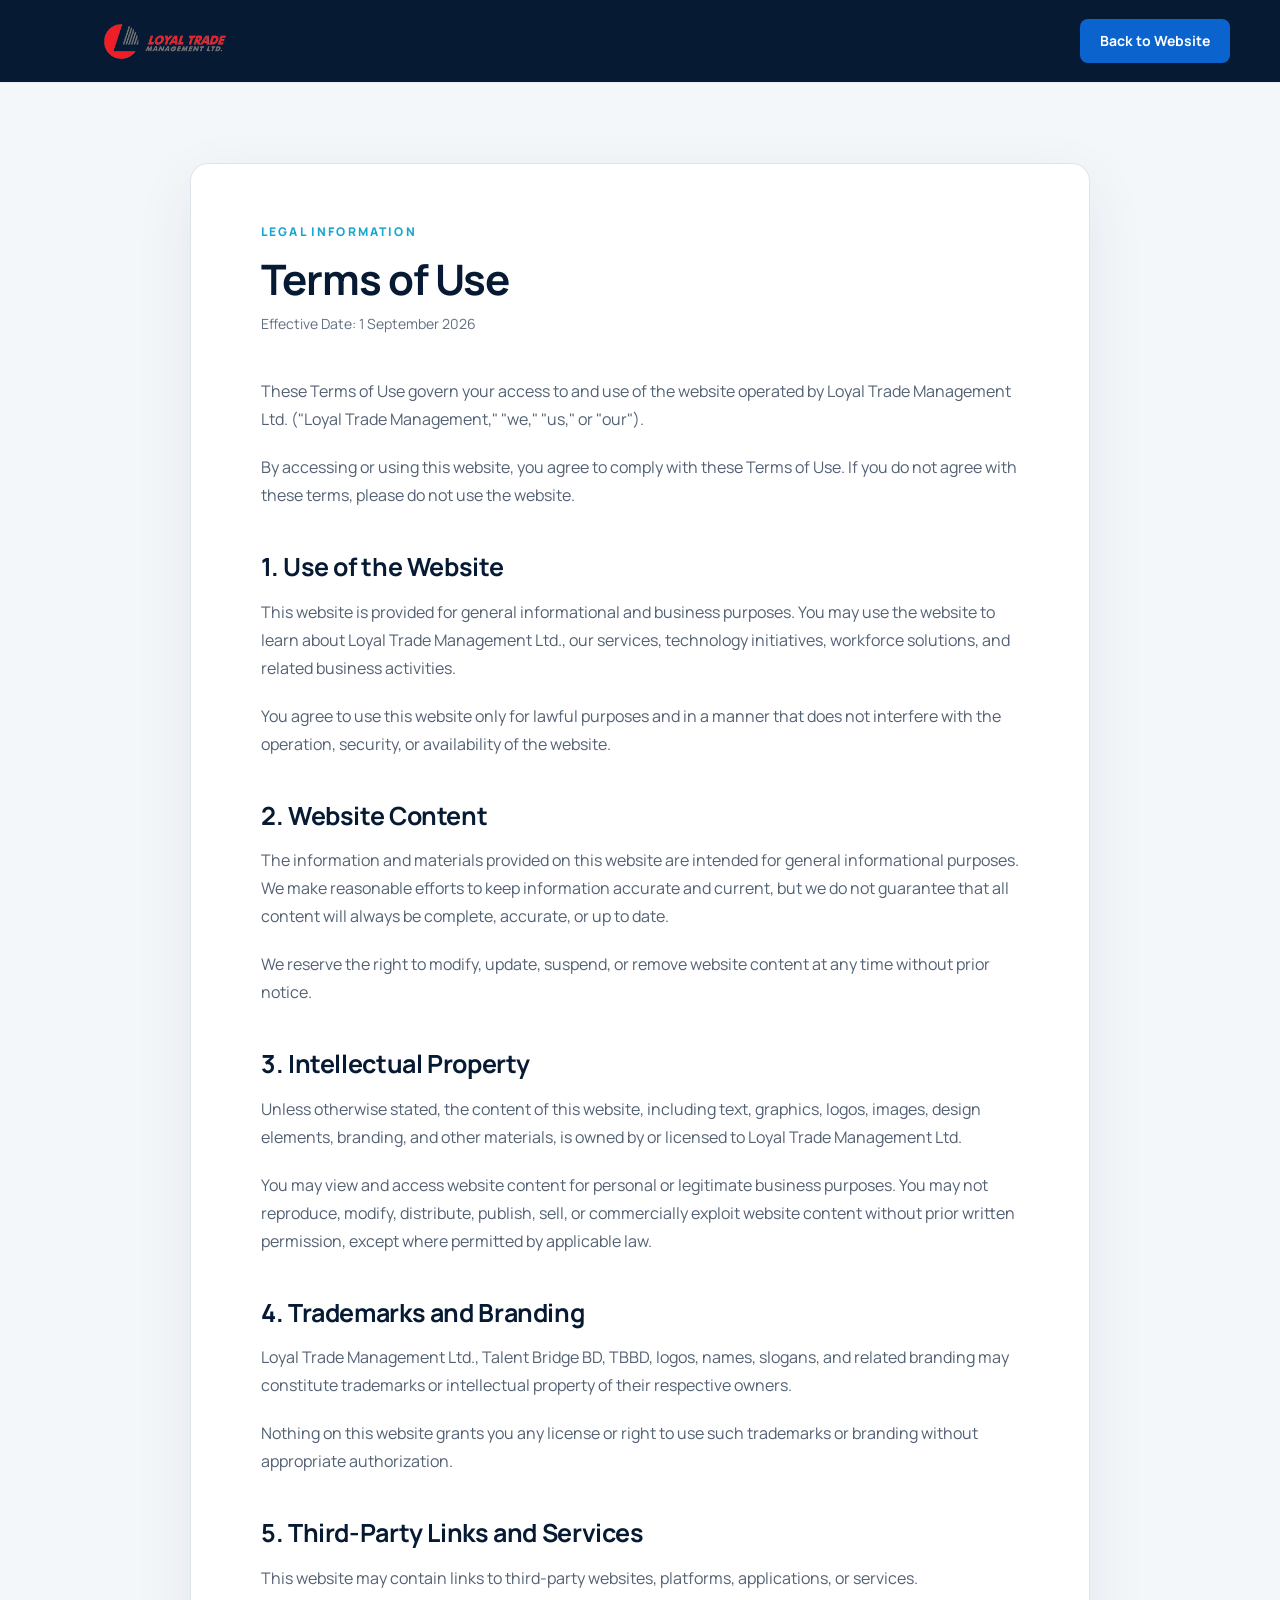
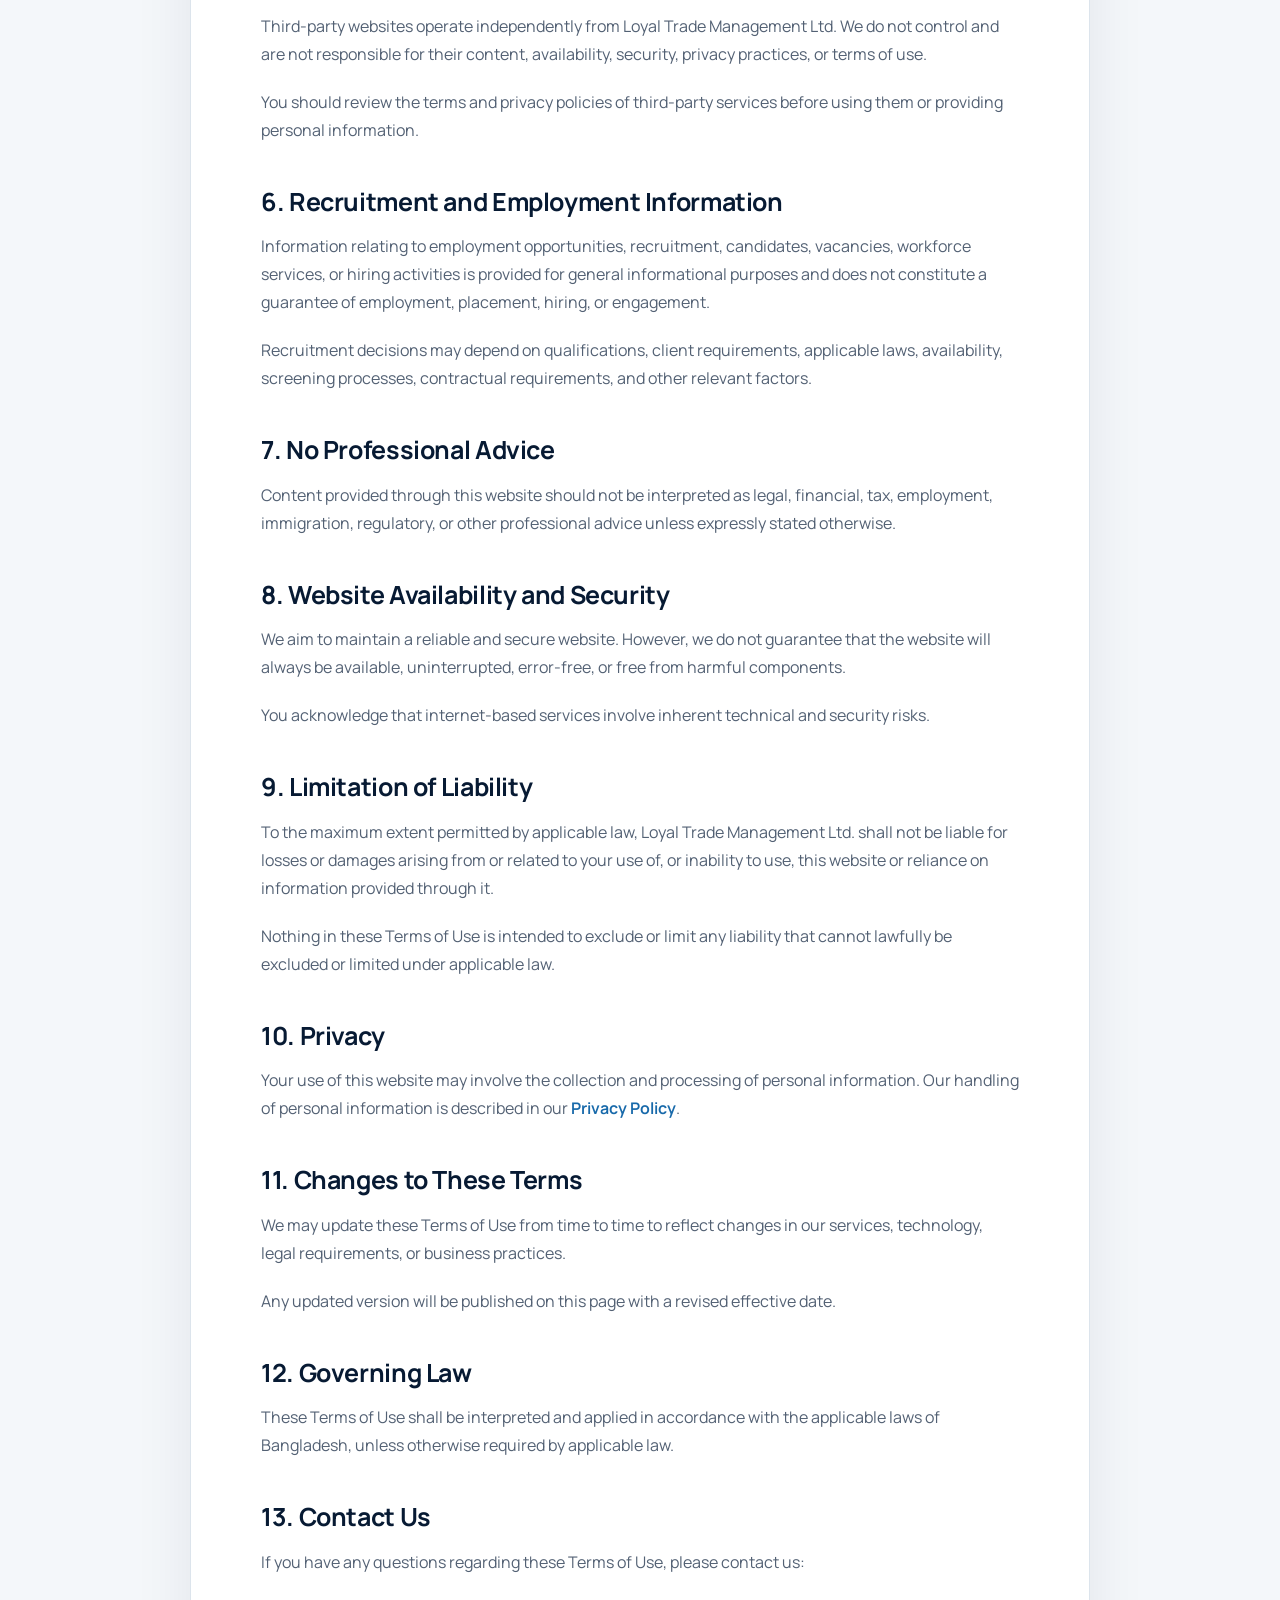
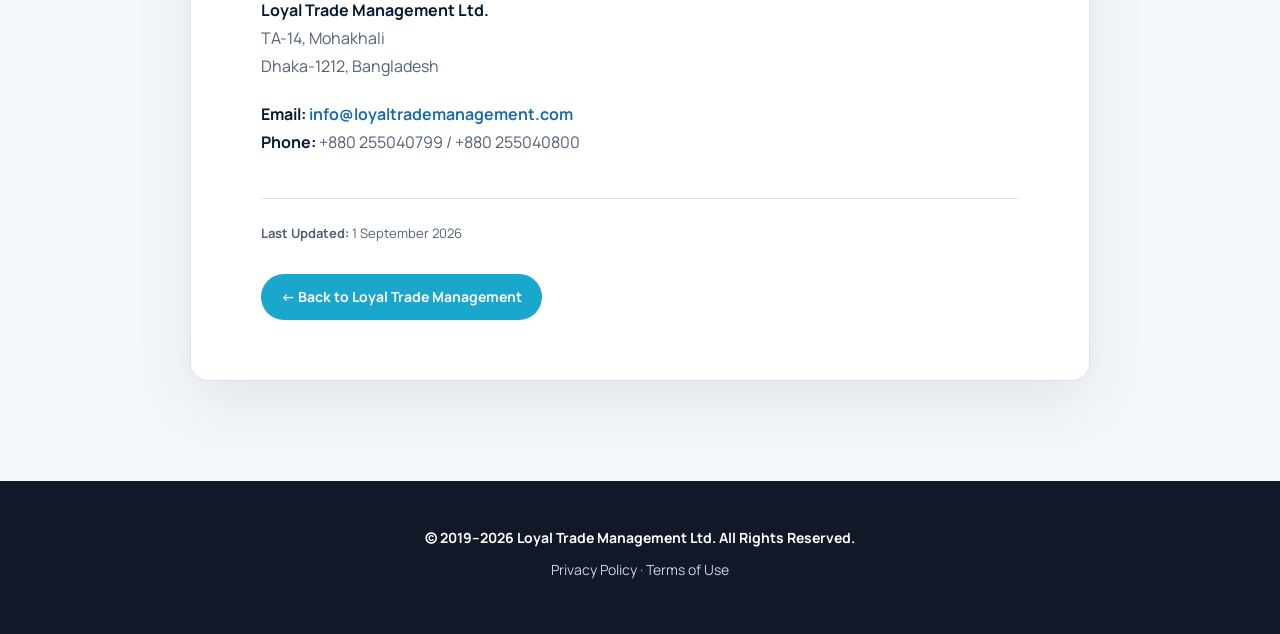
<file: terms.html>
<!DOCTYPE html>
<html lang="en">

<head>

    <meta charset="UTF-8">

    <meta name="viewport"
          content="width=device-width, initial-scale=1.0">

    <title>Terms of Use | Loyal Trade Management Ltd.</title>

    <meta name="description"
          content="Terms of Use for Loyal Trade Management Ltd.">

    <link rel="preconnect"
          href="https://fonts.googleapis.com">

    <link rel="preconnect"
          href="https://fonts.gstatic.com"
          crossorigin>

    <link href="https://fonts.googleapis.com/css2?family=Manrope:wght@400;500;600;700;800&display=swap"
          rel="stylesheet">

    <link rel="stylesheet"
          href="styles.css">


    <style>

        /* =========================
           LEGAL PAGE
        ========================= */

        .legal-page {
            background: #f4f7fa;
            padding: 80px 0 100px;
        }

        .legal-container {
            width: min(900px, calc(100% - 40px));
            margin: 0 auto;
        }

        .legal-card {
            background: #ffffff;
            border: 1px solid #dce4ec;
            border-radius: 18px;
            padding: 60px 70px;
            box-shadow: 0 20px 60px rgba(7, 26, 51, 0.08);
        }

        .legal-label {
            margin: 0 0 14px;
            color: #19a7ce;
            font-size: 12px;
            font-weight: 800;
            line-height: 1.4;
            letter-spacing: 0.18em;
        }

        .legal-title {
            margin: 0;
            color: #071a33;
            font-size: 42px;
            line-height: 1.15;
            letter-spacing: -0.025em;
            font-weight: 700;
        }

        .legal-date {
            margin: 10px 0 42px;
            color: #637083;
            font-size: 14px;
            line-height: 1.6;
        }

        .legal-content {
            color: #182536;
            font-size: 16px;
            line-height: 1.75;
        }

        .legal-content p {
            margin: 0 0 20px;
        }

        .legal-content h2 {
            margin: 42px 0 14px;
            color: #071a33;
            font-size: 25px;
            line-height: 1.3;
            letter-spacing: -0.015em;
            font-weight: 700;
        }

        .legal-content h2:first-child {
            margin-top: 0;
        }

        .legal-content a {
            color: #1769aa;
            font-weight: 650;
        }

        .legal-content a:hover {
            color: #19a7ce;
        }

        .legal-contact {
            margin-top: 8px;
        }

        .legal-contact strong {
            color: #071a33;
        }

        .legal-footer-note {
            margin-top: 42px;
            padding-top: 24px;
            border-top: 1px solid #dce4ec;
            color: #637083;
            font-size: 13px;
            line-height: 1.6;
        }

        .legal-footer-note p {
            margin-bottom: 10px;
        }

        .legal-footer-note p:last-child {
            margin-bottom: 0;
        }

        .legal-back {
            margin-top: 30px;
        }

        .legal-back a {
            display: inline-flex;
            align-items: center;
            min-height: 46px;
            padding: 0 20px;
            border-radius: 999px;
            background: #19a7ce;
            color: #ffffff;
            font-size: 14px;
            font-weight: 700;
            text-decoration: none;
            transition:
                background-color 0.2s ease,
                transform 0.2s ease;
        }

        .legal-back a:hover {
            background: #148fb1;
            color: #ffffff;
            transform: translateY(-2px);
        }


        /* =========================
           LEGAL PAGE MOBILE
        ========================= */

        @media (max-width: 700px) {

            .legal-page {
                padding: 50px 0 70px;
            }

            .legal-container {
                width: min(100% - 32px, 900px);
            }

            .legal-card {
                padding: 38px 26px;
                border-radius: 14px;
            }

            .legal-title {
                font-size: 34px;
            }

            .legal-content {
                font-size: 15px;
                line-height: 1.7;
            }

            .legal-content h2 {
                margin-top: 34px;
                font-size: 22px;
            }

        }

    </style>

</head>


<body>


<header class="site-header"
        style="position: relative; background: #071a33;">

    <div class="container nav-container">


        <a href="index.html"
           class="brand">

            <img src="assets/logo-transparent.png"
                 alt="Loyal Trade Management Ltd."
                 class="brand-logo">

        </a>


        <a href="index.html"
           class="nav-button">

            Back to Website

        </a>


    </div>

</header>



<main>


    <section class="legal-page">

        <div class="legal-container">


            <article class="legal-card">


                <p class="legal-label">
                    LEGAL INFORMATION
                </p>


                <h1 class="legal-title">
                    Terms of Use
                </h1>


                <p class="legal-date">
                    Effective Date: 1 September 2026
                </p>



                <div class="legal-content">


                    <p>
                        These Terms of Use govern your access to and use of
                        the website operated by Loyal Trade Management Ltd.
                        ("Loyal Trade Management," "we," "us," or "our").
                    </p>


                    <p>
                        By accessing or using this website, you agree to
                        comply with these Terms of Use. If you do not agree
                        with these terms, please do not use the website.
                    </p>


                    <h2>1. Use of the Website</h2>


                    <p>
                        This website is provided for general informational
                        and business purposes. You may use the website to
                        learn about Loyal Trade Management Ltd., our services,
                        technology initiatives, workforce solutions, and
                        related business activities.
                    </p>


                    <p>
                        You agree to use this website only for lawful purposes
                        and in a manner that does not interfere with the
                        operation, security, or availability of the website.
                    </p>


                    <h2>2. Website Content</h2>


                    <p>
                        The information and materials provided on this website
                        are intended for general informational purposes. We
                        make reasonable efforts to keep information accurate
                        and current, but we do not guarantee that all content
                        will always be complete, accurate, or up to date.
                    </p>


                    <p>
                        We reserve the right to modify, update, suspend, or
                        remove website content at any time without prior notice.
                    </p>


                    <h2>3. Intellectual Property</h2>


                    <p>
                        Unless otherwise stated, the content of this website,
                        including text, graphics, logos, images, design
                        elements, branding, and other materials, is owned by
                        or licensed to Loyal Trade Management Ltd.
                    </p>


                    <p>
                        You may view and access website content for personal
                        or legitimate business purposes. You may not reproduce,
                        modify, distribute, publish, sell, or commercially
                        exploit website content without prior written
                        permission, except where permitted by applicable law.
                    </p>


                    <h2>4. Trademarks and Branding</h2>


                    <p>
                        Loyal Trade Management Ltd., Talent Bridge BD, TBBD,
                        logos, names, slogans, and related branding may
                        constitute trademarks or intellectual property of
                        their respective owners.
                    </p>


                    <p>
                        Nothing on this website grants you any license or
                        right to use such trademarks or branding without
                        appropriate authorization.
                    </p>


                    <h2>5. Third-Party Links and Services</h2>


                    <p>
                        This website may contain links to third-party
                        websites, platforms, applications, or services.
                    </p>


                    <p>
                        Third-party websites operate independently from Loyal
                        Trade Management Ltd. We do not control and are not
                        responsible for their content, availability, security,
                        privacy practices, or terms of use.
                    </p>


                    <p>
                        You should review the terms and privacy policies of
                        third-party services before using them or providing
                        personal information.
                    </p>


                    <h2>6. Recruitment and Employment Information</h2>


                    <p>
                        Information relating to employment opportunities,
                        recruitment, candidates, vacancies, workforce services,
                        or hiring activities is provided for general
                        informational purposes and does not constitute a
                        guarantee of employment, placement, hiring, or
                        engagement.
                    </p>


                    <p>
                        Recruitment decisions may depend on qualifications,
                        client requirements, applicable laws, availability,
                        screening processes, contractual requirements, and
                        other relevant factors.
                    </p>


                    <h2>7. No Professional Advice</h2>


                    <p>
                        Content provided through this website should not be
                        interpreted as legal, financial, tax, employment,
                        immigration, regulatory, or other professional advice
                        unless expressly stated otherwise.
                    </p>


                    <h2>8. Website Availability and Security</h2>


                    <p>
                        We aim to maintain a reliable and secure website.
                        However, we do not guarantee that the website will
                        always be available, uninterrupted, error-free, or
                        free from harmful components.
                    </p>


                    <p>
                        You acknowledge that internet-based services involve
                        inherent technical and security risks.
                    </p>


                    <h2>9. Limitation of Liability</h2>


                    <p>
                        To the maximum extent permitted by applicable law,
                        Loyal Trade Management Ltd. shall not be liable for
                        losses or damages arising from or related to your use
                        of, or inability to use, this website or reliance on
                        information provided through it.
                    </p>


                    <p>
                        Nothing in these Terms of Use is intended to exclude
                        or limit any liability that cannot lawfully be excluded
                        or limited under applicable law.
                    </p>


                    <h2>10. Privacy</h2>


                    <p>
                        Your use of this website may involve the collection
                        and processing of personal information. Our handling
                        of personal information is described in our
                        <a href="privacy.html">Privacy Policy</a>.
                    </p>


                    <h2>11. Changes to These Terms</h2>


                    <p>
                        We may update these Terms of Use from time to time to
                        reflect changes in our services, technology, legal
                        requirements, or business practices.
                    </p>


                    <p>
                        Any updated version will be published on this page
                        with a revised effective date.
                    </p>


                    <h2>12. Governing Law</h2>


                    <p>
                        These Terms of Use shall be interpreted and applied
                        in accordance with the applicable laws of Bangladesh,
                        unless otherwise required by applicable law.
                    </p>


                    <h2>13. Contact Us</h2>


                    <p>
                        If you have any questions regarding these Terms of Use,
                        please contact us:
                    </p>


                    <p class="legal-contact">

                        <strong>
                            Loyal Trade Management Ltd.
                        </strong>
                        <br>

                        TA-14, Mohakhali
                        <br>

                        Dhaka-1212, Bangladesh

                    </p>


                    <p class="legal-contact">

                        <strong>Email:</strong>

                        <a href="mailto:info@loyaltrademanagement.com">
                            info@loyaltrademanagement.com
                        </a>

                        <br>

                        <strong>Phone:</strong>

                        +880 255040799 / +880 255040800

                    </p>



                    <div class="legal-footer-note">

                        <p>
                            <strong>Last Updated:</strong>
                            1 September 2026
                        </p>

                    </div>



                    <div class="legal-back">

                        <a href="index.html">
                            ← Back to Loyal Trade Management
                        </a>

                    </div>


                </div>


            </article>


        </div>

    </section>


</main>



<footer class="site-footer">

    <div class="container footer-bottom">

        <p>
            ©️ 2019–2026 Loyal Trade Management Ltd. All Rights Reserved.
        </p>


        <p>

            <a href="privacy.html">
                Privacy Policy
            </a>

            ·

            <a href="terms.html">
                Terms of Use
            </a>

        </p>

    </div>

</footer>


</body>

</html>
</file>
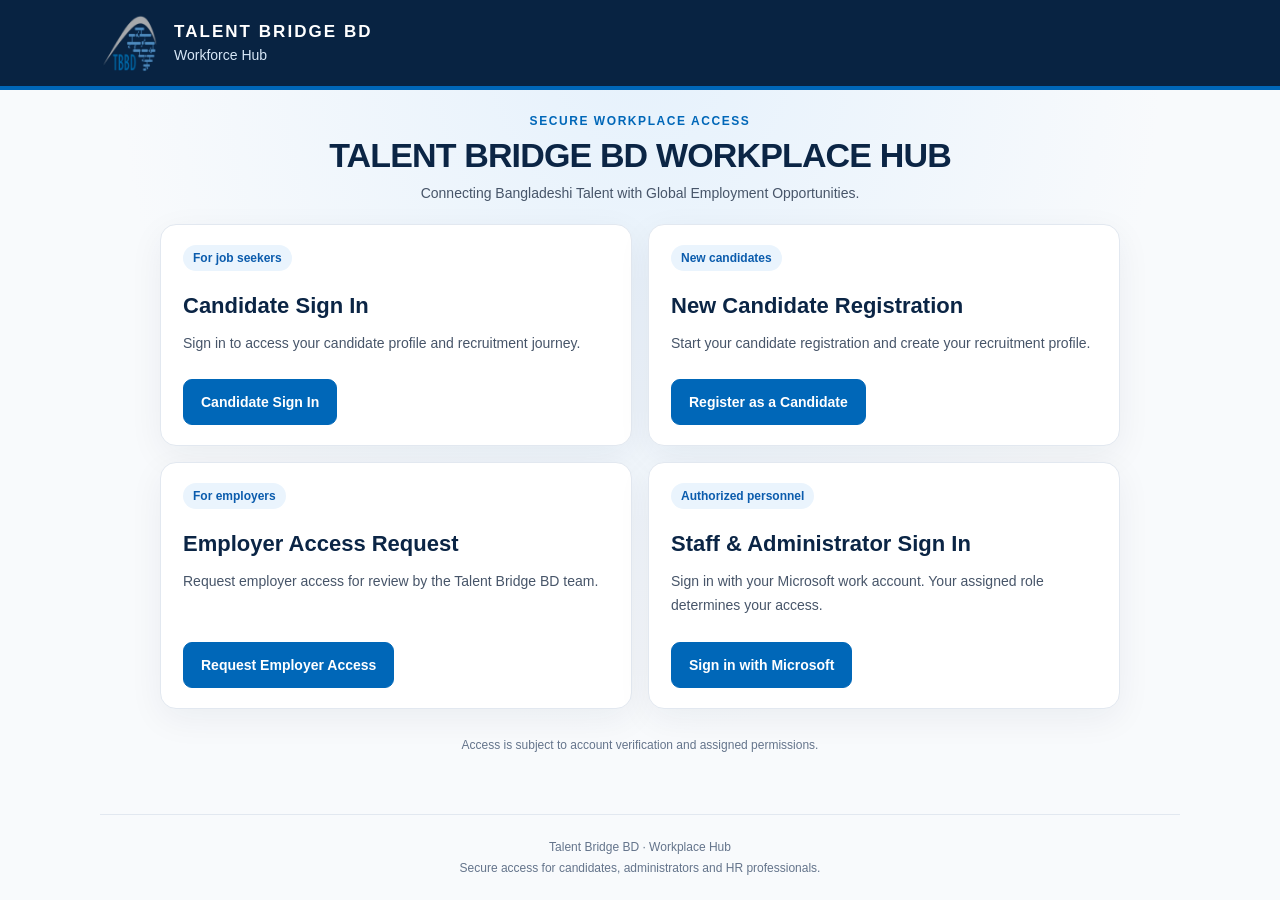
<file: workplace-hub.html>
<!doctype html>
<html lang="en">
<head>
  <meta charset="utf-8">
  <meta name="viewport" content="width=device-width, initial-scale=1">
  <meta name="theme-color" content="#082342">
  <meta name="description" content="Talent Bridge BD Workplace Hub: secure access for candidates, administrators and HR professionals.">
  <title>Talent Bridge BD | Workplace Hub</title>
  <style>
    :root {
      color-scheme: light;
      font-family: Inter, "Segoe UI", Arial, sans-serif;
      color: #0F172A;
      background: #F8FAFC;
      font-synthesis: none;
      text-rendering: optimizeLegibility;
    }

    * { box-sizing: border-box; }

    body {
      margin: 0;
      min-height: 100vh;
      display: flex;
      flex-direction: column;
      background:
        radial-gradient(ellipse at 50% 0%, #e5f1fc 0, transparent 58%),
        #F8FAFC;
    }

    .topbar {
      padding: 14px 24px;
      background: #082342;
      color: #fff;
      border-bottom: 4px solid #0067B8;
    }

    .topbar-inner, main, footer {
      width: min(1080px, calc(100% - 40px));
      margin-inline: auto;
    }

    .brand-row {
      display: flex;
      align-items: center;
      gap: 16px;
    }

    .brand-logo {
      display: block;
      width: 58px;
      height: 58px;
      object-fit: contain;
      flex: 0 0 auto;
      border-radius: 0;
      background: transparent;
      padding: 0;
    }

    .brand-copy {
      display: flex;
      flex-direction: column;
      justify-content: center;
      gap: 4px;
      min-width: 0;
    }

    .brand {
      font-size: 17px;
      line-height: 1.25;
      letter-spacing: .12em;
      font-weight: 800;
    }

    .brand-subtitle {
      color: #d7e7f7;
      font-size: 14px;
      line-height: 1.4;
      font-weight: 500;
    }

    main {
      flex: 1;
      padding-block: 24px 32px;
    }

    .intro {
      max-width: 720px;
      margin: 0 auto 20px;
      text-align: center;
    }

    .eyebrow {
      color: #0067B8;
      font-size: 12px;
      letter-spacing: .13em;
      font-weight: 800;
      text-transform: uppercase;
    }

    h1 {
      margin: 8px 0;
      color: #0B2545;
      font-size: clamp(24px, 3vw, 34px);
      letter-spacing: -.025em;
      line-height: 1.15;
    }

    .intro p {
      max-width: 650px;
      margin: 0 auto;
      color: #475569;
      font-size: 14px;
      line-height: 1.5;
    }

    .workspace-grid {
      display: grid;
      grid-template-columns: repeat(2, minmax(0, 1fr));
      gap: 16px;
      max-width: 960px;
      margin-inline: auto;
    }

    .workspace {
      display: flex;
      flex-direction: column;
      align-items: flex-start;
      padding: 20px 22px;
      min-height: 220px;
      background: #fff;
      border: 1px solid #E2E8F0;
      border-radius: 16px;
      box-shadow: 0 10px 35px rgb(15 37 69 / 6%);
    }

    .workspace-label {
      display: inline-block;
      padding: 6px 10px;
      color: #0B5CAD;
      background: #EAF4FD;
      border-radius: 999px;
      font-size: 12px;
      font-weight: 750;
    }

    h2 {
      margin: 20px 0 10px;
      color: #0B2545;
      font-size: 22px;
      line-height: 1.35;
    }

    .workspace p {
      margin: 0 0 24px;
      color: #475569;
      font-size: 14px;
      line-height: 1.75;
    }

    .action {
      display: inline-flex;
      justify-content: center;
      align-items: center;
      min-height: 46px;
      margin-top: auto;
      padding: 12px 17px;
      border: 1px solid #0067B8;
      border-radius: 9px;
      background: #0067B8;
      color: #fff;
      text-decoration: none;
      font-size: 14px;
      font-weight: 750;
      line-height: 1.35;
      transition: background .15s ease, border-color .15s ease;
    }

    .action:hover {
      background: #0B5CAD;
      border-color: #0B5CAD;
    }

    .action:focus-visible {
      outline: 3px solid #93C5FD;
      outline-offset: 3px;
    }

    .security-note {
      margin: 26px auto 0;
      text-align: center;
      color: #64748B;
      font-size: 12px;
      line-height: 1.7;
    }

    footer {
      padding: 22px 0;
      border-top: 1px solid #E2E8F0;
      color: #64748B;
      text-align: center;
      font-size: 12px;
      line-height: 1.7;
    }

    @media (max-width: 680px) {
      .workspace-grid { grid-template-columns: 1fr; }
      .workspace { min-height: auto; padding: 24px; }
      .topbar-inner, main, footer { width: min(100% - 28px, 1080px); }
      .brand-logo { width: 50px; height: 50px; }
      .brand { font-size: 15px; }
      .brand-subtitle { font-size: 13px; }
    }
  </style>
</head>
<body>
  <header class="topbar">
    <div class="topbar-inner">
      <div class="brand-row">
        <img class="brand-logo" src="/assets/talent-bridge-bd-logo.png" alt="Talent Bridge BD logo">
        <div class="brand-copy">
          <div class="brand">TALENT BRIDGE BD</div>
          <div class="brand-subtitle">Workforce Hub</div>
        </div>
      </div>
    </div>
  </header>

  <main>
    <section class="intro" aria-labelledby="page-title">
      <div class="eyebrow">Secure workplace access</div>
      <h1 id="page-title">TALENT BRIDGE BD WORKPLACE HUB</h1>
      <p>Connecting Bangladeshi Talent with Global Employment Opportunities.</p>
    </section>

    <section class="workspace-grid" aria-label="Choose your workspace">
  <article class="workspace">
    <span class="workspace-label">For job seekers</span>
    <h2>Candidate Sign In</h2>
    <p>Sign in to access your candidate profile and recruitment journey.</p>
    <a class="action" href="https://portal.talentbridgebd.com/.auth/login/TBBDCandidateExternalID?post_login_redirect_uri=%2F%3FauthMode%3Dcandidate">Candidate Sign In</a>
  </article>

  <article class="workspace">
    <span class="workspace-label">New candidates</span>
    <h2>New Candidate Registration</h2>
    <p>Start your candidate registration and create your recruitment profile.</p>
    <a class="action" href="https://portal.talentbridgebd.com/.auth/login/TBBDCandidateExternalID?post_login_redirect_uri=%2F%3FauthMode%3Dcandidate&amp;prompt=create">Register as a Candidate</a>
  </article>

  <article class="workspace">
    <span class="workspace-label">For employers</span>
    <h2>Employer Access Request</h2>
    <p>Request employer access for review by the Talent Bridge BD team.</p>
    <a class="action" href="https://portal.talentbridgebd.com/employer-access-request">Request Employer Access</a>
  </article>

  <article class="workspace">
    <span class="workspace-label">Authorized personnel</span>
    <h2>Staff &amp; Administrator Sign In</h2>
    <p>Sign in with your Microsoft work account. Your assigned role determines your access.</p>
    <a class="action" href="https://portal.talentbridgebd.com/.auth/login/aad?post_login_redirect_uri=%2F%3Fportal%3D1">Sign in with Microsoft</a>
  </article>
</section>

    <p class="security-note">Access is subject to account verification and assigned permissions.</p>
  </main>

  <footer>
    Talent Bridge BD &middot; Workplace Hub<br>
    Secure access for candidates, administrators and HR professionals.
  </footer>
</body>
</html>
</file>
<file: styles.css>
/* =========================================================
   LOYAL TRADE MANAGEMENT LTD.
   FINAL WEBSITE STYLESHEET
   People. Technology. Performance.
========================================================= */


/* =========================================================
   RESET
========================================================= */

* {
    margin: 0;
    padding: 0;
    box-sizing: border-box;
}

html {
    scroll-behavior: smooth;
}

body {
    font-family: "Manrope", Arial, sans-serif;
    color: #172033;
    background: #ffffff;
    line-height: 1.7;
    font-size: 16px;
}

img {
    display: block;
    max-width: 100%;
}

a {
    color: inherit;
    text-decoration: none;
}

button,
input,
select,
textarea {
    font: inherit;
}


/* =========================================================
   GLOBAL CONTAINER
========================================================= */

.container {
    width: min(1180px, calc(100% - 48px));
    margin: 0 auto;
}


/* =========================================================
   HEADER
========================================================= */

.site-header {
    width: 100%;
    min-height: 82px;
    background: #ffffff;
    border-bottom: 1px solid #e8edf3;
    position: relative;
    z-index: 1000;
}

.nav-container {
    min-height: 82px;
    display: flex;
    align-items: center;
    justify-content: space-between;
    gap: 28px;
}


/* =========================================================
   BRAND / LOGO
========================================================= */

.brand {
    display: inline-flex;
    align-items: center;
    flex-shrink: 0;
}

.brand-logo {
    display: block;
    width: 230px;
    height: auto;
    max-height: 75px;
    object-fit: contain;
}


/* =========================================================
   MAIN NAVIGATION
========================================================= */

.main-nav {
    display: flex;
    align-items: center;
    justify-content: flex-end;
    gap: 27px;
    margin-left: auto;
}

.main-nav a {
    color: #263246;
    font-size: 14px;
    font-weight: 600;
    white-space: nowrap;
    transition:
        color 0.2s ease,
        opacity 0.2s ease;
}

.main-nav a:hover {
    color: #0b63ce;
}

.main-nav a[aria-current="page"] {
    color: #0b63ce;
}


/* =========================================================
   NAV BUTTON
========================================================= */

.nav-button {
    display: inline-flex !important;
    align-items: center;
    justify-content: center;

    min-height: 44px;
    padding: 0 20px;

    border-radius: 8px;

    background: #0b63ce;
    color: #ffffff !important;

    font-size: 14px;
    font-weight: 700;

    white-space: nowrap;

    transition:
        background 0.2s ease,
        transform 0.2s ease;
}

.nav-button:hover {
    background: #084f9f;
    color: #ffffff !important;
    transform: translateY(-1px);
}


/* =========================================================
   TYPOGRAPHY
========================================================= */

h1,
h2,
h3 {
    color: #111827;
    line-height: 1.2;
    letter-spacing: -0.02em;
}

h1 {
    font-size: clamp(42px, 5vw, 68px);
    font-weight: 700;
}

h2 {
    font-size: clamp(32px, 4vw, 48px);
    font-weight: 700;
    margin-bottom: 24px;
}

h3 {
    font-size: 21px;
    font-weight: 700;
    margin-bottom: 12px;
}

p {
    color: #536174;
    margin-bottom: 18px;
}

p:last-child {
    margin-bottom: 0;
}

.eyebrow,
.section-label {
    color: #0b63ce;
    font-size: 12px;
    font-weight: 800;
    letter-spacing: 0.14em;
    text-transform: uppercase;
}

.eyebrow {
    margin-bottom: 18px;
}

.section-label {
    margin-bottom: 16px;
}

.intro-text {
    max-width: 760px;
    font-size: 19px;
    line-height: 1.8;
}


/* =========================================================
   BUTTONS
========================================================= */

.button-group {
    display: flex;
    flex-wrap: wrap;
    align-items: center;
    gap: 14px;
    margin-top: 30px;
}

.button,
.primary-button,
.secondary-button {
    display: inline-flex;
    align-items: center;
    justify-content: center;

    min-height: 48px;
    padding: 0 24px;

    border-radius: 8px;

    font-size: 14px;
    font-weight: 700;
    line-height: 1.2;

    cursor: pointer;

    transition:
        background 0.2s ease,
        color 0.2s ease,
        border-color 0.2s ease,
        transform 0.2s ease;
}

.primary-button {
    background: #0b63ce;
    color: #ffffff;
    border: 1px solid #0b63ce;
}

.primary-button:hover {
    background: #084f9f;
    border-color: #084f9f;
    transform: translateY(-1px);
}

.secondary-button {
    background: #ffffff;
    color: #0b63ce;
    border: 1px solid #cbd8e8;
}

.secondary-button:hover {
    background: #f2f7fc;
    border-color: #0b63ce;
    transform: translateY(-1px);
}


/* =========================================================
   HOMEPAGE HERO
   1920 × 600 banner
========================================================= */

.hero {
    position: relative;

    width: 100%;
    height: 600px;
    min-height: 600px;
    max-height: 600px;

    background-image:
        linear-gradient(
            90deg,
            rgba(247, 250, 253, 0.92) 0%,
            rgba(247, 250, 253, 0.82) 30%,
            rgba(247, 250, 253, 0.42) 55%,
            rgba(247, 250, 253, 0.08) 100%
        ),
        url("assets/home/home-banner.jpg");

    background-size: cover;
    background-position: center center;
    background-repeat: no-repeat;

    display: flex;
    align-items: center;

    overflow: hidden;
}

.hero-container {
    width: 100%;
    height: 100%;

    display: flex;
    align-items: center;
}

.hero-content {
    width: 100%;
    max-width: 660px;

    margin-left: 80px;

    padding-left: 0;
    padding-top: 0;

    transform: none;
}

.hero-content h1 {
    max-width: 720px;

    margin-bottom: 22px;

    font-size: clamp(48px, 4.2vw, 68px);
    line-height: 1.05;
    letter-spacing: -1.5px;
}

.hero-content > p:not(.eyebrow) {
    max-width: 580px;

    font-size: 17px;
    line-height: 1.65;
}


/* ---------------------------------------------------------
   HOMEPAGE HERO — LARGE DESKTOP
--------------------------------------------------------- */

@media (min-width: 1600px) {

    .hero-content {
        margin-left: 90px;
        max-width: 680px;
    }

    .hero-content h1 {
        max-width: 680px;
    }
}


/* =========================================================
   TECHNOLOGY HERO
   1920 × 600 banner
========================================================= */

.technology-hero {
    position: relative;

    width: 100%;
    height: 600px;
    min-height: 600px;

    background-image:
        linear-gradient(
            90deg,
            rgba(247, 250, 253, 0.92) 0%,
            rgba(247, 250, 253, 0.82) 30%,
            rgba(247, 250, 253, 0.42) 55%,
            rgba(247, 250, 253, 0.08) 100%
        ),
        url("assets/technology/technology-banner.jpeg");

    background-size: cover;
    background-position: center center;
    background-repeat: no-repeat;

    display: flex;
    align-items: center;

    overflow: hidden;
}

.technology-hero .hero-container {
    width: 100%;
    height: 100%;

    display: flex;
    align-items: center;
}

.technology-hero .hero-content {
    width: 100%;
    max-width: 660px;

    margin-left: 80px;

    padding-left: 0;
    padding-top: 0;

    transform: none;
}

.technology-hero .hero-content h1 {
    max-width: 720px;

    margin-bottom: 22px;

    font-size: clamp(48px, 4.2vw, 68px);
    line-height: 1.05;
    letter-spacing: -1.5px;
}

.technology-hero .hero-content > p:not(.eyebrow) {
    max-width: 580px;

    font-size: 17px;
    line-height: 1.65;
}

.technology-hero .button-group {
    margin-top: 4px;
}


/* ---------------------------------------------------------
   TECHNOLOGY HERO — LARGE DESKTOP
--------------------------------------------------------- */

@media (min-width: 1600px) {

    .technology-hero .hero-content {
        margin-left: 90px;
        max-width: 680px;
    }

    .technology-hero .hero-content h1 {
        max-width: 680px;
    }
}


/* ---------------------------------------------------------
   TECHNOLOGY HERO — LAPTOP
--------------------------------------------------------- */

@media (max-width: 1200px) {

    .technology-hero {
        height: 560px;
        min-height: 560px;
    }

    .technology-hero .hero-content {
        margin-left: 60px;
        max-width: 620px;
    }

    .technology-hero .hero-content h1 {
        max-width: 620px;
        font-size: clamp(46px, 5vw, 62px);
    }

    .technology-hero .hero-content > p:not(.eyebrow) {
        max-width: 550px;
        font-size: 16px;
    }
}


/* ---------------------------------------------------------
   TECHNOLOGY HERO — TABLET
--------------------------------------------------------- */

@media (max-width: 900px) {

    .technology-hero {
        height: 540px;
        min-height: 540px;
    }

    .technology-hero .hero-content {
        margin-left: 40px;
        margin-right: 40px;
        max-width: 600px;
    }

    .technology-hero .hero-content h1 {
        max-width: 600px;
        font-size: 48px;
        letter-spacing: -1px;
    }

    .technology-hero .hero-content > p:not(.eyebrow) {
        max-width: 520px;
        font-size: 16px;
    }
}


/* ---------------------------------------------------------
   TECHNOLOGY HERO — MOBILE
--------------------------------------------------------- */

@media (max-width: 600px) {

    .technology-hero {
        height: 620px;
        min-height: 620px;

        background-position: 65% center;
    }

    .technology-hero .hero-content {
        margin-left: 24px;
        margin-right: 24px;
        max-width: none;
    }

    .technology-hero .hero-content h1 {
        max-width: 100%;
        font-size: 42px;
        line-height: 1.08;
        letter-spacing: -1px;
    }

    .technology-hero .hero-content > p:not(.eyebrow) {
        max-width: 100%;
        font-size: 15px;
        line-height: 1.6;
    }

    .technology-hero .button-group {
        width: 100%;
    }
}


/* =========================================================
   TBBD HERO
   1920 × 600 banner
========================================================= */



.tbbd-hero {
    position: relative;

    width: 100%;
    height: 600px;
    min-height: 600px;

    background-image:
        linear-gradient(
            90deg,
            rgba(247, 250, 253, 0.92) 0%,
            rgba(247, 250, 253, 0.78) 32%,
            rgba(247, 250, 253, 0.38) 58%,
            rgba(247, 250, 253, 0.08) 100%
        ),
        url("assets/tbbd/tbbd-banner.jpeg");

    background-size: cover;
    background-position: center center;
    background-repeat: no-repeat;

    overflow: hidden;
}

.tbbd-hero-overlay {
    width: 100%;
    height: 100%;

    display: flex;
    align-items: center;
}

.tbbd-hero-container {
    width: 100%;
    height: 100%;

    display: flex;
    align-items: center;
}

.tbbd-hero-content {
    width: 100%;
    max-width: 660px;

    margin-left: 80px;
}

.tbbd-hero-content h1 {
    max-width: 720px;

    margin-bottom: 22px;

    font-size: clamp(48px, 4.2vw, 68px);
    line-height: 1.05;
    letter-spacing: -1.5px;
}

.tbbd-hero-content > p:not(.eyebrow) {
    max-width: 580px;

    font-size: 17px;
    line-height: 1.65;
}

.tbbd-hero-content .button-group {
    margin-top: 4px;
}


/* ---------------------------------------------------------
   TBBD HERO — LARGE DESKTOP
--------------------------------------------------------- */

@media (min-width: 1600px) {

    .tbbd-hero-content {
        margin-left: 90px;
        max-width: 680px;
    }

    .tbbd-hero-content h1 {
        max-width: 680px;
    }
}


/* ---------------------------------------------------------
   TBBD HERO — LAPTOP
--------------------------------------------------------- */

@media (max-width: 1200px) {

    .tbbd-hero {
        height: 560px;
        min-height: 560px;
    }

    .tbbd-hero-content {
        margin-left: 60px;
        max-width: 620px;
    }

    .tbbd-hero-content h1 {
        max-width: 620px;
        font-size: clamp(46px, 5vw, 62px);
    }

    .tbbd-hero-content > p:not(.eyebrow) {
        max-width: 550px;
        font-size: 16px;
    }
}


/* ---------------------------------------------------------
   TBBD HERO — TABLET
--------------------------------------------------------- */

@media (max-width: 900px) {

    .tbbd-hero {
        height: 540px;
        min-height: 540px;
    }

    .tbbd-hero-content {
        margin-left: 40px;
        margin-right: 40px;
        max-width: 600px;
    }

    .tbbd-hero-content h1 {
        max-width: 600px;
        font-size: 48px;
        letter-spacing: -1px;
    }

    .tbbd-hero-content > p:not(.eyebrow) {
        max-width: 520px;
        font-size: 16px;
    }
}


/* =========================================================
   PAGE HERO
========================================================= */

.page-hero {
    position: relative;
    min-height: 390px;

    display: flex;
    align-items: center;

    padding: 90px 0;

    overflow: hidden;

    border-bottom: 1px solid #e7edf4;

    background:
        linear-gradient(
            135deg,
            #f3f8fd 0%,
            #ffffff 70%
        );
}

.about-banner {

    min-height: 430px;

    background-image:
        linear-gradient(
            90deg,
            rgba(247, 250, 253, 0.97) 0%,
            rgba(247, 250, 253, 0.92) 42%,
            rgba(247, 250, 253, 0.45) 70%,
            rgba(247, 250, 253, 0.18) 100%
        ),
        url("assets/about/about-banner.jpeg");

    background-size: cover;
    background-position: center 50%;
    background-repeat: no-repeat;
}

.page-hero .container {
    position: relative;
    z-index: 2;
}

.page-hero h1 {
    max-width: 850px;
    margin-bottom: 22px;
}


/* =========================================================
   CONTACT BANNER
========================================================= */

.contact-banner {

    min-height: 430px;

    background-image:
        linear-gradient(
            90deg,
            rgba(247, 250, 253, 0.97) 0%,
            rgba(247, 250, 253, 0.92) 42%,
            rgba(247, 250, 253, 0.45) 70%,
            rgba(247, 250, 253, 0.18) 100%
        ),
        url("assets/contact/contact-banner.jpeg");

    background-size: cover;

    background-position: center 45%;

    background-repeat: no-repeat;
}

/* =========================================================
   CAREERS BANNER
========================================================= */

.careers-banner {

    min-height: 430px;

    background-image:
        linear-gradient(
            90deg,
            rgba(247, 250, 253, 0.97) 0%,
            rgba(247, 250, 253, 0.92) 42%,
            rgba(247, 250, 253, 0.45) 70%,
            rgba(247, 250, 253, 0.18) 100%
        ),
        url("assets/careers/careers-banner.jpeg");

    background-size: cover;

    background-position: center 45%;

    background-repeat: no-repeat;
}

/* =========================================================
   SERVICES BANNER
========================================================= */

.services-banner {
    min-height: 430px;

    background-image:
        linear-gradient(
            90deg,
            rgba(247, 250, 253, 0.97) 0%,
            rgba(247, 250, 253, 0.92) 42%,
            rgba(247, 250, 253, 0.45) 70%,
            rgba(247, 250, 253, 0.18) 100%
        ),
        url("assets/services/services-banner.jpg");

    background-size: cover;
    background-position: center 45%;
    background-repeat: no-repeat;
}

.services-banner .container {
    width: min(1180px, calc(100% - 48px));
    max-width: 1180px;
    margin: 0 auto;
}

.services-banner h1 {
    max-width: 720px;
    margin-bottom: 22px;
}

.services-banner .intro-text {
    max-width: 650px;
}


/* =========================================================
   SECTIONS
========================================================= */

.section {
    padding: 88px 0;
}

.light-section {
    background: #f7f9fc;
}

.section > .container > h2,
.section > .container > p {
    max-width: 900px;
}

.section > .container > h2 {
    margin-bottom: 24px;
}

.section > .container > h2 + p {
    margin-top: 0;
}


/* =========================================================
   TWO COLUMN
========================================================= */

.two-column {
    display: grid;

    grid-template-columns:
        minmax(0, 1fr)
        minmax(0, 1fr);

    gap: 65px;

    align-items: center;
}


/* =========================================================
   CONTENT GRID
========================================================= */

.content-grid {
    display: grid;

    grid-template-columns:
        repeat(3, minmax(0, 1fr));

    gap: 26px;

    margin-top: 42px;
}

.content-grid > div {
    min-width: 0;
}

.content-grid p {
    font-size: 15px;
}


/* =========================================================
   DIGITAL WORKFORCE TWO-COLUMN GRID
========================================================= */

.two-column .content-grid {
    margin-top: 0;
}


/* =========================================================
   CARDS
========================================================= */

.cards {
    display: grid;

    grid-template-columns:
        repeat(3, minmax(0, 1fr));

    gap: 26px;

    margin-top: 40px;
}

.card {
    padding: 30px;

    background: #ffffff;

    border: 1px solid #e5eaf0;
    border-radius: 14px;

    box-shadow:
        0 8px 25px rgba(30, 50, 75, 0.05);
}

.light-section .card {
    background: #ffffff;
}

.card h3 {
    margin-bottom: 14px;
}

.card p {
    font-size: 15px;
}


/* =========================================================
   LISTS
========================================================= */

ul {
    margin: 20px 0 0 20px;
    padding: 0;
}

li {
    margin-bottom: 8px;

    color: #536174;

    line-height: 1.6;
}


/* =========================================================
   IMAGE CARD
========================================================= */

.image-card {
    overflow: hidden;

    border-radius: 16px;

    background: #edf3f9;

    box-shadow:
        0 14px 40px rgba(21, 45, 75, 0.08);
}

.image-card img {
    width: 100%;
    height: 430px;

    object-fit: cover;
}


/* =========================================================
   NETWORKING IMAGE
========================================================= */

.networking-image {
    width: 100%;

    margin: 40px 0 45px;
    padding: 24px;

    background: #ffffff;

    border: 1px solid #e5eaf0;
    border-radius: 16px;

    overflow: hidden;
}

.networking-image img {
    width: 100%;
    max-height: 560px;

    object-fit: contain;

    margin: 0 auto;
}


/* =========================================================
   AI SECTION — TECHNOLOGY PAGE
   Give content slightly more visual weight than the image.
========================================================= */

.two-column:has(.image-card img[src*="ai.jpeg"]) {
    grid-template-columns: 55fr 45fr;
    gap: 55px;
}

.two-column:has(.image-card img[src*="ai.jpeg"]) .image-card img {
    width: 100%;
    height: auto;
    max-height: 420px;
    object-fit: contain;
    object-position: center;
    display: block;
}

/* =========================================================
   TECHNOLOGY PAGE
========================================================= */

.hero-image img[src*="technology"] {
    object-position: center;
    max-width: 100%;
}


/* =========================================================
   TBBD / IMAGE RULES
========================================================= */

.hero-image img[src*="tbbd"] {
    object-position: center;
}

.image-card img[src*="ou"] {
    object-fit: contain;

    padding: 18px;

    background: #f4f7fa;
}


/* =========================================================
   CONTACT FORM
========================================================= */

form {
    max-width: 760px;
    margin-top: 35px;
}

form p {
    margin-bottom: 8px;
}

form label {
    color: #263246;
    font-size: 14px;
    font-weight: 700;
}

input,
select,
textarea {
    width: 100%;

    padding: 14px 16px;
    margin-bottom: 20px;

    border: 1px solid #d5dde7;
    border-radius: 8px;

    background: #ffffff;
    color: #172033;

    outline: none;

    transition:
        border-color 0.2s ease,
        box-shadow 0.2s ease;
}

input,
select {
    min-height: 50px;
}

textarea {
    min-height: 160px;
    resize: vertical;
}

input::placeholder,
textarea::placeholder {
    color: #8a96a6;
}

input:focus,
select:focus,
textarea:focus {
    border-color: #0b63ce;

    box-shadow:
        0 0 0 3px rgba(11, 99, 206, 0.10);
}


/* =========================================================
   CTA
========================================================= */

.cta-section {
    padding: 90px 0;

    background:
        linear-gradient(
            135deg,
            #0b63ce 0%,
            #084f9f 100%
        );

    text-align: center;
}

.cta-section h2 {
    color: #ffffff;

    max-width: 800px;

    margin: 0 auto 20px;
}

.cta-section p {
    max-width: 760px;

    margin: 0 auto 30px;

    color: rgba(255, 255, 255, 0.88);
}

.cta-section .primary-button {
    background: #ffffff;
    color: #0b63ce;
    border-color: #ffffff;
}

.cta-section .primary-button:hover {
    background: #f1f6fb;
    border-color: #f1f6fb;
}


/* =========================================================
   FOOTER
========================================================= */

.site-footer {
    padding: 45px 0;
    background: #111827;
}

.footer-bottom {
    text-align: center;
}

.footer-bottom p {
    color: #aeb8c6;

    font-size: 14px;

    margin-bottom: 8px;
}

.footer-bottom p:first-child {
    color: #ffffff;
    font-weight: 700;
}

.footer-bottom a {
    color: #c9d4e1;

    transition: color 0.2s ease;
}

.footer-bottom a:hover {
    color: #ffffff;
}

.site-footer a {
    text-decoration: none;
}

.site-footer a:hover {
    text-decoration: underline;
}


/* =========================================================
   RESPONSIVE — TABLET
========================================================= */

@media (max-width: 1050px) {

    .nav-container {
        gap: 18px;
    }

    .main-nav {
        gap: 18px;
    }

    .main-nav a {
        font-size: 13px;
    }

    .content-grid,
    .cards {
        grid-template-columns:
            repeat(2, minmax(0, 1fr));
    }

}


/* =========================================================
   RESPONSIVE — MOBILE
========================================================= */

@media (max-width: 800px) {

    .container {
        width: min(100% - 32px, 680px);
    }


    /* HEADER */

    .site-header {
        min-height: auto;
    }

    .nav-container {
        min-height: auto;

        padding: 18px 0;

        flex-wrap: wrap;

        justify-content: center;
    }


    .brand {
        width: 100%;
        justify-content: center;
    }

    .brand-logo {
        width: 175px;
        max-height: 58px;
    }


    .main-nav {
        width: 100%;

        display: flex;

        flex-wrap: wrap;

        justify-content: center;

        gap: 12px 18px;

        margin-left: 0;
    }

    .main-nav a {
        font-size: 13px;
    }

    .nav-button {
        width: auto;
        margin-top: 4px;
    }


    /* TYPOGRAPHY */

    h1 {
        font-size: clamp(36px, 10vw, 52px);
    }

    h2 {
        font-size: clamp(29px, 8vw, 40px);
    }


    /* HOMEPAGE HERO */

    .hero {
        height: auto;

        min-height: 520px;

        padding: 50px 0;
    }

    .hero-container {
        width: 100%;
        height: auto;
    }

    .hero-content {
        max-width: none;
    }

    .hero-content > p:not(.eyebrow) {
        font-size: 16px;
    }


    /* TBBD HERO */

    .tbbd-hero {
        height: auto;
        min-height: 520px;

        background-position: center center;
    }

    .tbbd-hero-overlay {
        min-height: 520px;
    }

    .tbbd-hero-container {
        height: auto;
    }

    .tbbd-hero-content {
        width: 100%;
    }

    .tbbd-hero-content > p:not(.eyebrow) {
        font-size: 16px;
    }


    /* PAGE HERO */

    .page-hero {
        min-height: 350px;
        padding: 75px 0;
    }


    /* SERVICES */

    .services-banner {
        min-height: 380px;
        background-position: center 45%;
    }


    /* SECTIONS */

    .section {
        padding: 70px 0;
    }


    .two-column {
        grid-template-columns: 1fr;

        gap: 40px;
    }


    .content-grid,
    .cards {
        grid-template-columns: 1fr;

        gap: 22px;

        margin-top: 32px;
    }


    .image-card img {
        height: 350px;
    }


    .networking-image {
        margin: 30px 0 35px;
        padding: 14px;
    }


    .cta-section {
        padding: 70px 0;
    }

}


/* =========================================================
   RESPONSIVE — SMALL MOBILE
========================================================= */

@media (max-width: 520px) {

    .container {
        width: min(100% - 24px, 680px);
    }


    .nav-container {
        gap: 14px;
    }


    .brand-logo {
        width: 165px;
        max-height: 54px;
    }


    .main-nav {
        gap: 10px 14px;
    }

    .main-nav a {
        font-size: 12px;
    }


    .nav-button {
        width: 100%;
    }


    .hero {
        padding: 52px 0 60px;
    }


    .tbbd-hero {
        min-height: 560px;
    }

    .tbbd-hero-overlay {
        min-height: 560px;
    }


    .page-hero {
        padding: 60px 0;
    }


    .services-banner {
        min-height: 350px;
        background-position: center 45%;
    }


    .section {
        padding: 58px 0;
    }


    .button-group {
        flex-direction: column;
        align-items: stretch;
    }


    .button,
    .primary-button,
    .secondary-button {
        width: 100%;
    }


    .image-card img {
        height: 280px;
    }


    .networking-image {
        padding: 10px;
    }


    .card {
        padding: 24px;
    }


    .cta-section {
        padding: 60px 0;
    }

}


/* =========================================================
   ACCESSIBILITY
========================================================= */

:focus-visible {
    outline: 3px solid rgba(11, 99, 206, 0.35);
    outline-offset: 3px;
}


/* =========================================================
   REDUCED MOTION
========================================================= */

@media (prefers-reduced-motion: reduce) {

    html {
        scroll-behavior: auto;
    }

    *,
    *::before,
    *::after {
        transition: none !important;
    }

}


/* =========================================================
   TECHNOLOGY HERO FINAL ALIGNMENT OVERRIDE
========================================================= */

.technology-hero {
    height: 520px;
    min-height: 520px;
}

.technology-hero .hero-container {
    width: min(1180px, calc(100% - 48px));
    max-width: 1180px;
    margin: 0 auto;
}

.technology-hero .hero-content {
    max-width: 720px;
    margin-left: 0;
}

.technology-hero .hero-content h1 {
    max-width: 720px;
}



/* =========================================================
   HOME + TBBD HERO FINAL ALIGNMENT OVERRIDE
========================================================= */

.hero-container,
.tbbd-hero-container {

    width: min(1180px, calc(100% - 48px));

    max-width: 1180px;

    margin: 0 auto;

}

.hero-content {

    max-width: 720px;

    margin-left: 0;

}

.hero-content h1 {

    max-width: 720px;

}

.tbbd-hero-content {

    max-width: 720px;

    margin-left: 0;

}

.tbbd-hero-content h1 {

    max-width: 720px;

}



/* =========================================================
   TBBD PAGE — PREMIUM VISUAL POLISH
   ========================================================= */

.tbbd-page .section {
    padding: 78px 0;
}

.tbbd-page .section > .container > h2 {
    line-height: 1.18;
    letter-spacing: -0.025em;
}

.tbbd-page .section > .container > p:not(.section-label) {
    line-height: 1.8;
}

.tbbd-page .section-intro {
    max-width: 820px;
    line-height: 1.8;
    margin-bottom: 34px;
}

.tbbd-page .section-label {
    letter-spacing: 0.10em;
    margin-bottom: 12px;
}

.tbbd-page .card {
    border-radius: 20px;
    transition:
        transform 0.3s ease,
        box-shadow 0.3s ease,
        border-color 0.3s ease;
}

.tbbd-page .card:hover {
    transform: translateY(-6px);
    box-shadow: 0 14px 34px rgba(30, 50, 75, 0.10);
    border-color: #d7e2ef;
}

/* ---------------------------------------------------------
   Workplace Hub — make this a centerpiece
   --------------------------------------------------------- */

.tbbd-page .tbbd-hub-section {
    position: relative;
    overflow: hidden;
}

.tbbd-page .tbbd-hub-section::before {
    content: "";
    position: absolute;
    width: 420px;
    height: 420px;
    border-radius: 50%;
    background: rgba(11, 99, 206, 0.055);
    top: -180px;
    right: -120px;
    pointer-events: none;
}

.tbbd-page .tbbd-hub-section::after {
    content: "";
    position: absolute;
    width: 300px;
    height: 300px;
    border-radius: 50%;
    background: rgba(11, 99, 206, 0.035);
    bottom: -150px;
    left: -100px;
    pointer-events: none;
}

.tbbd-page .tbbd-hub-section > .container {
    position: relative;
    z-index: 1;
}

.tbbd-page .tbbd-hub-section .cards {
    margin-top: 30px;
}

.tbbd-page .tbbd-hub-badge {
    display: inline-flex;
    align-items: center;
    gap: 9px;
    margin: 28px 0 10px;
    padding: 8px 13px;
    border: 1px solid #d8e5f3;
    border-radius: 999px;
    background: #f4f8fc;
    color: #0b63ce;
    font-size: 11px;
    font-weight: 800;
    letter-spacing: 0.10em;
}

.tbbd-page .tbbd-hub-dot {
    width: 8px;
    height: 8px;
    border-radius: 50%;
    background: #0b63ce;
    box-shadow: 0 0 0 4px rgba(11, 99, 206, 0.10);
}

.tbbd-page .tbbd-hub-title {
    font-size: clamp(26px, 3vw, 38px);
    line-height: 1.12;
    letter-spacing: -0.025em;
    margin-bottom: 12px;
}

.tbbd-page .tbbd-hub-title::before {
    content: "↓";
    display: inline-block;
    margin-right: 10px;
    color: #0b63ce;
    font-weight: 700;
}

.tbbd-page .tbbd-hub-section .card {
    min-height: 100%;
}

.tbbd-page .tbbd-hub-section .card h3 {
    position: relative;
    padding-left: 17px;
}

.tbbd-page .tbbd-hub-section .card h3::before {
    content: "";
    position: absolute;
    left: 0;
    top: 0.35em;
    width: 5px;
    height: 5px;
    border-radius: 50%;
    background: #0b63ce;
}

/* ---------------------------------------------------------
   Why Choose TBBD
   --------------------------------------------------------- */

.tbbd-page .tbbd-why-section {
    background: #f7f9fc;
}

.tbbd-page .tbbd-value-grid {
    grid-template-columns: repeat(4, minmax(0, 1fr));
    gap: 20px;
}

.tbbd-page .tbbd-value-card {
    padding: 28px;
}

.tbbd-page .tbbd-icon {
    width: 42px;
    height: 42px;
    display: flex;
    align-items: center;
    justify-content: center;
    margin-bottom: 20px;
    border-radius: 12px;
    background: #eef5fc;
    color: #0b63ce;
    font-size: 19px;
    font-weight: 800;
}

.tbbd-page .tbbd-value-card h3 {
    line-height: 1.3;
}

/* ---------------------------------------------------------
   Vision / Mission emphasis
   --------------------------------------------------------- */

.tbbd-page .section.light-section .two-column {
    gap: 52px;
}

/* ---------------------------------------------------------
   Final CTA refinement
   --------------------------------------------------------- */

.tbbd-page .cta-section {
    padding: 76px 0;
}

.tbbd-page .cta-section h2 {
    font-size: clamp(32px, 4vw, 48px);
    letter-spacing: -0.03em;
}

.tbbd-page .cta-section p {
    line-height: 1.8;
}

/* ---------------------------------------------------------
   Responsive
   --------------------------------------------------------- */

@media (max-width: 1050px) {
    .tbbd-page .tbbd-value-grid {
        grid-template-columns: repeat(2, minmax(0, 1fr));
    }
}

@media (max-width: 768px) {
    .tbbd-page .section {
        padding: 62px 0;
    }

    .tbbd-page .tbbd-value-grid {
        grid-template-columns: 1fr;
    }

    .tbbd-page .tbbd-hub-badge {
        font-size: 10px;
        letter-spacing: 0.08em;
    }

    .tbbd-page .tbbd-hub-title {
        font-size: 30px;
    }

    .tbbd-page .card:hover {
        transform: none;
    }
}

@media (max-width: 520px) {
    .tbbd-page .section {
        padding: 52px 0;
    }

    .tbbd-page .tbbd-hub-badge {
        max-width: 100%;
        white-space: normal;
    }
}


/* =========================================================
   TBBD CONNECT EXPERIENCE CARDS
   ========================================================= */

.tbbd-page .tbbd-connect-section {
    position: relative;
}

.tbbd-page .tbbd-connect-grid {
    grid-template-columns: repeat(4, minmax(0, 1fr));
    gap: 20px;
    margin-top: 38px;
}

.tbbd-page .tbbd-connect-card {
    position: relative;
    display: flex;
    flex-direction: column;
    padding: 30px 26px;
    min-height: 390px;
    overflow: hidden;
}

.tbbd-page .tbbd-connect-card::before {
    content: "";
    position: absolute;
    top: 0;
    left: 0;
    right: 0;
    height: 4px;
    background: #0b63ce;
}

.tbbd-page .tbbd-candidate-card::before {
    background: #0078d4;
}

.tbbd-page .tbbd-employer-card::before {
    background: #059669;
}

.tbbd-page .tbbd-partner-card::before {
    background: #ea580c;
}

.tbbd-page .tbbd-hub-connect-card {
    border-color: #ddd6fe;
    box-shadow: 0 10px 30px rgba(124, 58, 237, 0.08);
}

.tbbd-page .tbbd-hub-connect-card::before {
    height: 5px;
    background: #7c3aed;
}

.tbbd-page .tbbd-role-icon {
    width: 58px;
    height: 58px;
    display: flex;
    align-items: center;
    justify-content: center;
    margin-bottom: 22px;
    border-radius: 50%;
    font-size: 27px;
    line-height: 1;
}

.tbbd-page .tbbd-candidate-card .tbbd-role-icon {
    background: #eef6ff;
}

.tbbd-page .tbbd-employer-card .tbbd-role-icon {
    background: #ecfdf5;
}

.tbbd-page .tbbd-partner-card .tbbd-role-icon {
    background: #fff7ed;
}

.tbbd-page .tbbd-hub-connect-card .tbbd-role-icon {
    background: #f5f3ff;
}

.tbbd-page .tbbd-role-label {
    margin: 0 0 7px;
    font-size: 10px;
    font-weight: 800;
    letter-spacing: 0.10em;
    color: #64748b;
}

.tbbd-page .tbbd-connect-card h3 {
    margin-bottom: 12px;
    font-size: 21px;
    line-height: 1.25;
    letter-spacing: -0.015em;
}

.tbbd-page .tbbd-connect-card > p:not(.tbbd-role-label) {
    font-size: 14px;
    line-height: 1.7;
    margin-bottom: 24px;
}

.tbbd-page .tbbd-card-action {
    margin-top: auto;
    font-size: 14px;
    font-weight: 800;
    color: #0b63ce;
}

.tbbd-page .tbbd-card-action span {
    display: inline-block;
    margin-left: 5px;
    transition: transform 0.2s ease;
}

.tbbd-page .tbbd-connect-card:hover .tbbd-card-action span {
    transform: translateX(4px);
}

.tbbd-page .tbbd-hub-connect-card .tbbd-card-action {
    color: #7c3aed;
}

.tbbd-page .tbbd-secondary-action {
    margin-top: 10px;
    font-size: 12px;
    font-weight: 700;
    color: #64748b;
}

.tbbd-page .tbbd-secondary-action span {
    margin: 0 5px;
    color: #94a3b8;
}

.tbbd-page .tbbd-connect-note {
    display: flex;
    align-items: flex-start;
    gap: 15px;
    max-width: 900px;
    margin: 30px auto 0;
    padding: 20px 22px;
    border: 1px solid #dbe5ef;
    border-radius: 16px;
    background: #ffffff;
}

.tbbd-page .tbbd-connect-lock {
    flex: 0 0 auto;
    font-size: 21px;
}

.tbbd-page .tbbd-connect-note strong {
    display: block;
    margin-bottom: 4px;
    font-size: 14px;
}

.tbbd-page .tbbd-connect-note p {
    margin: 0;
    font-size: 13px;
    line-height: 1.7;
    color: #64748b;
}

@media (max-width: 1100px) {
    .tbbd-page .tbbd-connect-grid {
        grid-template-columns: repeat(2, minmax(0, 1fr));
    }
}

@media (max-width: 600px) {
    .tbbd-page .tbbd-connect-grid {
        grid-template-columns: 1fr;
    }

    .tbbd-page .tbbd-connect-card {
        min-height: auto;
    }

    .tbbd-page .tbbd-connect-note {
        padding: 17px;
    }
}

/* =========================================================
   TBBD — 9.5/10 VISUAL POLISH
   ========================================================= */

.tbbd-page {
    --tbbd-blue: #004c97;
    --tbbd-blue-bright: #0067b8;
    --tbbd-border: #e2e8f0;
    --tbbd-text: #0f172a;
    --tbbd-muted: #64748b;
}

/* ---------------------------------------------------------
   Section rhythm and subtle background variation
   --------------------------------------------------------- */

.tbbd-page .section {
    padding-top: 82px;
    padding-bottom: 82px;
}

.tbbd-page .section:nth-of-type(odd) {
    background: #fafbfc;
}

.tbbd-page .section:nth-of-type(even) {
    background: #ffffff;
}

.tbbd-page .tbbd-hub-section {
    background: #f3f8fd;
}

.tbbd-page .tbbd-connect-section {
    background: #ffffff;
}

.tbbd-page .section-label {
    position: relative;
    display: inline-block;
    margin-bottom: 18px;
    padding-bottom: 11px;
}

.tbbd-page .section-label::after {
    content: "";
    position: absolute;
    left: 0;
    bottom: 0;
    width: 60px;
    height: 4px;
    border-radius: 999px;
    background: var(--tbbd-blue);
}

.tbbd-page .section-intro,
.tbbd-page .section > .container > p {
    line-height: 1.75;
}

/* ---------------------------------------------------------
   General enterprise card treatment
   --------------------------------------------------------- */

.tbbd-page .card {
    border: 1px solid var(--tbbd-border);
    border-radius: 20px;
    box-shadow: 0 1px 2px rgba(15, 23, 42, 0.04);
    transition:
        transform 0.22s ease,
        box-shadow 0.22s ease,
        border-color 0.22s ease;
}

.tbbd-page .card:hover {
    transform: translateY(-4px);
    box-shadow: 0 12px 32px rgba(15, 23, 42, 0.08);
}

/* ---------------------------------------------------------
   Connect cards
   --------------------------------------------------------- */

.tbbd-page .tbbd-connect-grid {
    gap: 24px;
}

.tbbd-page .tbbd-connect-card {
    min-height: 400px;
    padding: 30px 26px;
    border-color: var(--tbbd-border);
    background: #ffffff;
}

.tbbd-page .tbbd-role-icon {
    width: 56px;
    height: 56px;
    margin: 0 auto 20px;
    border-radius: 50%;
    display: flex;
    align-items: center;
    justify-content: center;
}

.tbbd-page .tbbd-role-icon svg {
    width: 27px;
    height: 27px;
    fill: none;
    stroke: currentColor;
    stroke-width: 1.8;
    stroke-linecap: round;
    stroke-linejoin: round;
}

.tbbd-page .tbbd-candidate-card .tbbd-role-icon {
    background: #eef6ff;
    color: #0067b8;
}

.tbbd-page .tbbd-employer-card .tbbd-role-icon {
    background: #f0fdf4;
    color: #16a34a;
}

.tbbd-page .tbbd-partner-card .tbbd-role-icon {
    background: #fff7ed;
    color: #ea580c;
}

.tbbd-page .tbbd-hub-connect-card .tbbd-role-icon {
    background: #f3f0ff;
    color: #6d28d9;
}

.tbbd-page .tbbd-role-label {
    text-align: center;
    margin-bottom: 8px;
    letter-spacing: 0.11em;
}

.tbbd-page .tbbd-connect-card h3 {
    text-align: center;
    font-size: 22px;
    margin-bottom: 14px;
}

.tbbd-page .tbbd-connect-card > p:not(.tbbd-role-label) {
    text-align: center;
    font-size: 14px;
    line-height: 1.75;
    margin-bottom: 25px;
}

.tbbd-page .tbbd-card-action {
    text-align: center;
    color: var(--tbbd-blue);
    font-weight: 600;
    letter-spacing: 0;
}

.tbbd-page .tbbd-secondary-action {
    text-align: center;
}

/* ---------------------------------------------------------
   Workplace Hub = primary platform card
   --------------------------------------------------------- */

.tbbd-page .tbbd-hub-connect-card {
    color: #ffffff;
    border: 1px solid #004c97;
    background: linear-gradient(135deg, #004c97 0%, #0067b8 100%);
    box-shadow: 0 12px 32px rgba(0, 76, 151, 0.18);
}

.tbbd-page .tbbd-hub-connect-card:hover {
    transform: translateY(-5px);
    box-shadow: 0 18px 42px rgba(0, 76, 151, 0.24);
}

.tbbd-page .tbbd-hub-connect-card::before {
    height: 5px;
    background: #ffffff;
}

.tbbd-page .tbbd-hub-connect-card .tbbd-role-icon {
    background: rgba(255, 255, 255, 0.14);
    color: #ffffff;
    border: 1px solid rgba(255, 255, 255, 0.24);
}

.tbbd-page .tbbd-hub-connect-card .tbbd-role-label {
    color: rgba(255, 255, 255, 0.78);
}

.tbbd-page .tbbd-hub-connect-card h3 {
    color: #ffffff;
}

.tbbd-page .tbbd-hub-connect-card > p:not(.tbbd-role-label) {
    color: rgba(255, 255, 255, 0.9);
}

.tbbd-page .tbbd-hub-connect-card .tbbd-card-action {
    color: #ffffff;
}

.tbbd-page .tbbd-hub-connect-card .tbbd-secondary-action {
    color: rgba(255, 255, 255, 0.76);
}

.tbbd-page .tbbd-hub-connect-card .tbbd-secondary-action span {
    color: rgba(255, 255, 255, 0.48);
}

/* ---------------------------------------------------------
   Authorized-access note
   --------------------------------------------------------- */

.tbbd-page .tbbd-connect-note {
    border-color: var(--tbbd-border);
    box-shadow: 0 1px 2px rgba(15, 23, 42, 0.03);
}

.tbbd-page .tbbd-connect-lock {
    width: 38px;
    height: 38px;
    flex: 0 0 38px;
    display: flex;
    align-items: center;
    justify-content: center;
    border-radius: 50%;
    background: #f3f0ff;
    color: #6d28d9;
}

.tbbd-page .tbbd-connect-lock svg {
    width: 19px;
    height: 19px;
    fill: none;
    stroke: currentColor;
    stroke-width: 1.8;
    stroke-linecap: round;
    stroke-linejoin: round;
}

/* ---------------------------------------------------------
   Workplace Hub feature block
   --------------------------------------------------------- */

.tbbd-page .tbbd-hub-section .tbbd-hub-badge {
    letter-spacing: 0.11em;
}

.tbbd-page .tbbd-hub-section .tbbd-hub-title {
    letter-spacing: -0.025em;
}

/* ---------------------------------------------------------
   Responsive
   --------------------------------------------------------- */

@media (max-width: 1100px) {
    .tbbd-page .tbbd-connect-grid {
        grid-template-columns: repeat(2, minmax(0, 1fr));
    }
}

@media (max-width: 768px) {
    .tbbd-page .section {
        padding-top: 64px;
        padding-bottom: 64px;
    }

    .tbbd-page .tbbd-connect-card {
        min-height: 360px;
    }
}

@media (max-width: 600px) {
    .tbbd-page .tbbd-connect-grid {
        grid-template-columns: 1fr;
        gap: 20px;
    }

    .tbbd-page .tbbd-connect-card {
        min-height: auto;
        padding: 28px 24px;
    }

    .tbbd-page .section-label {
        margin-bottom: 16px;
    }
}

@media (max-width: 520px) {
    .tbbd-page .section {
        padding-top: 54px;
        padding-bottom: 54px;
    }
}

/* =========================================================
   TBBD — SVG ICON SIZE SAFETY FIX
   ========================================================= */

/*
 * Explicit dimensions prevent global SVG rules from
 * expanding TBBD card icons to enormous sizes.
 */

.tbbd-page .tbbd-connect-card .tbbd-role-icon {
    width: 56px !important;
    height: 56px !important;
    min-width: 56px !important;
    min-height: 56px !important;
    max-width: 56px !important;
    max-height: 56px !important;
    flex: 0 0 56px !important;
    overflow: hidden;
}

.tbbd-page .tbbd-connect-card .tbbd-role-icon svg {
    display: block !important;
    width: 27px !important;
    height: 27px !important;
    min-width: 27px !important;
    min-height: 27px !important;
    max-width: 27px !important;
    max-height: 27px !important;
    flex: 0 0 27px !important;
    margin: 0 !important;
    padding: 0 !important;
}

.tbbd-page .tbbd-connect-note .tbbd-connect-lock {
    width: 38px !important;
    height: 38px !important;
    min-width: 38px !important;
    min-height: 38px !important;
    max-width: 38px !important;
    max-height: 38px !important;
    flex: 0 0 38px !important;
    overflow: hidden;
}

.tbbd-page .tbbd-connect-note .tbbd-connect-lock svg {
    display: block !important;
    width: 19px !important;
    height: 19px !important;
    min-width: 19px !important;
    min-height: 19px !important;
    max-width: 19px !important;
    max-height: 19px !important;
    flex: 0 0 19px !important;
    margin: 0 !important;
    padding: 0 !important;
}

.tbbd-page .tbbd-connect-card .tbbd-role-icon svg,
.tbbd-page .tbbd-connect-note .tbbd-connect-lock svg {
    fill: none !important;
    stroke: currentColor !important;
    stroke-width: 1.8 !important;
    stroke-linecap: round !important;
    stroke-linejoin: round !important;
}

/* =========================================================
   TBBD — CONNECT ICON REPAIR
   Controlled CSS icons; no inline SVG dependency
   ========================================================= */

.tbbd-page .tbbd-css-icon {
    position: relative;
    display: block;
    width: 27px !important;
    height: 27px !important;
    flex: 0 0 27px !important;
}

/* Candidate */
.tbbd-page .tbbd-icon-candidate::before {
    content: "";
    position: absolute;
    top: 2px;
    left: 8px;
    width: 9px;
    height: 9px;
    border: 2px solid currentColor;
    border-radius: 50%;
}

.tbbd-page .tbbd-icon-candidate::after {
    content: "";
    position: absolute;
    left: 4px;
    bottom: 2px;
    width: 17px;
    height: 9px;
    border: 2px solid currentColor;
    border-bottom: 0;
    border-radius: 12px 12px 0 0;
}

/* Employer */
.tbbd-page .tbbd-icon-employer::before {
    content: "";
    position: absolute;
    left: 5px;
    top: 4px;
    width: 17px;
    height: 19px;
    border: 2px solid currentColor;
    border-radius: 2px;
}

.tbbd-page .tbbd-icon-employer::after {
    content: "••••••";
    position: absolute;
    left: 8px;
    top: 5px;
    width: 11px;
    height: 15px;
    overflow: hidden;
    font-size: 8px;
    line-height: 7px;
    letter-spacing: 3px;
}

/* Workforce Partner */
.tbbd-page .tbbd-icon-partner::before,
.tbbd-page .tbbd-icon-partner::after {
    content: "";
    position: absolute;
    width: 12px;
    height: 7px;
    border: 2px solid currentColor;
    border-radius: 7px;
    transform: rotate(45deg);
}

.tbbd-page .tbbd-icon-partner::before {
    left: 1px;
    top: 8px;
}

.tbbd-page .tbbd-icon-partner::after {
    right: 1px;
    top: 12px;
}

/* Workplace Hub lock */
.tbbd-page .tbbd-icon-hub::before,
.tbbd-page .tbbd-icon-note-lock::before {
    content: "";
    position: absolute;
    left: 5px;
    top: 10px;
    width: 17px;
    height: 13px;
    border: 2px solid currentColor;
    border-radius: 3px;
}

.tbbd-page .tbbd-icon-hub::after,
.tbbd-page .tbbd-icon-note-lock::after {
    content: "";
    position: absolute;
    left: 9px;
    top: 3px;
    width: 9px;
    height: 10px;
    border: 2px solid currentColor;
    border-bottom: 0;
    border-radius: 8px 8px 0 0;
}

/* Note lock is slightly smaller */
.tbbd-page .tbbd-icon-note-lock {
    width: 19px !important;
    height: 19px !important;
    flex-basis: 19px !important;
}

.tbbd-page .tbbd-icon-note-lock::before {
    left: 3px;
    top: 8px;
    width: 13px;
    height: 10px;
}

.tbbd-page .tbbd-icon-note-lock::after {
    left: 6px;
    top: 2px;
    width: 7px;
    height: 8px;
}


/* =========================================================
   TBBD PAGE — REFINED INTRODUCTION / EXPERIENCE DESIGN
========================================================= */

.tbbd-page .tbbd-intro-section {
    padding-bottom: 56px;
}

.tbbd-page .tbbd-pathways-section {
    padding-top: 72px;
    padding-bottom: 76px;
}

.tbbd-page .tbbd-pathways-grid {
    display: grid;
    grid-template-columns: repeat(3, minmax(0, 1fr));
    gap: 24px;
    margin-top: 36px;
}

.tbbd-page .tbbd-pathway-card {

    position: relative;

    display: flex;

    flex-direction: column;

    align-items: center;

    text-align: center;

    min-height: 350px;

    padding: 32px;

    border: 1px solid var(--tbbd-border, #e2e8f0);

    border-radius: 18px;

    background: #ffffff;

    box-shadow: 0 8px 28px rgba(15, 23, 42, 0.06);

    overflow: hidden;

    transition:

        transform 180ms ease,

        box-shadow 180ms ease,

        border-color 180ms ease;

}

.tbbd-page .tbbd-pathway-card::before {

    content: "";

    position: absolute;

    top: 0;

    left: 0;

    right: 0;

    height: 4px;

    background: var(--tbbd-blue-bright, #0067b8);

}

.tbbd-page .tbbd-pathway-card:hover {

    transform: translateY(-4px);

    box-shadow: 0 16px 36px rgba(15, 23, 42, 0.10);

    border-color: var(--tbbd-blue-bright, #0067b8);

}

.tbbd-page .tbbd-pathway-icon {

    display: flex;

    align-items: center;

    justify-content: center;

    width: 54px;

    height: 54px;

    margin-bottom: 24px;

    border: 1px solid rgba(0, 103, 184, 0.08);

    border-radius: 14px;

    background: #eff6ff;

    font-size: 25px;

    line-height: 1;

}

.tbbd-page .tbbd-pathway-candidate .tbbd-pathway-icon {

    background: #eff6ff;

}

.tbbd-page .tbbd-pathway-employer::before {

    background: #16a34a;

}

.tbbd-page .tbbd-pathway-employer .tbbd-pathway-icon {

    background: #f0fdf4;

}

.tbbd-page .tbbd-pathway-hub::before {

    background: var(--tbbd-blue-bright, #0067b8);

}

.tbbd-page .tbbd-pathway-hub .tbbd-pathway-icon {

    background: #eff6ff;

}

.tbbd-page .tbbd-pathway-card .tbbd-role-label {

    display: inline-flex;

    align-items: center;

    justify-content: center;

    width: fit-content;

    margin-bottom: 12px;

    padding: 6px 10px;

    border-radius: 6px;

    background: #eff6ff;

    color: var(--tbbd-blue-bright, #0067b8);

    font-size: 12px;

    font-weight: 800;

    letter-spacing: 0.08em;

    line-height: 1;

}

.tbbd-page .tbbd-pathway-employer .tbbd-role-label {

    background: #f0fdf4;

    color: #15803d;

}

.tbbd-page .tbbd-pathway-hub .tbbd-role-label {

    background: #eff6ff;

    color: var(--tbbd-blue-bright, #0067b8);

}

.tbbd-page .tbbd-pathway-card h3 {

    margin-bottom: 14px;

    color: var(--tbbd-text, #0f172a);

    font-size: 22px;

    line-height: 1.3;

}

.tbbd-page .tbbd-pathway-card > p:not(.tbbd-role-label) {

    margin-bottom: 28px;

    color: var(--tbbd-muted, #64748b);

    line-height: 1.7;

}

.tbbd-page .tbbd-pathway-card .tbbd-card-action {

    margin-top: auto;

    align-self: center;

}

.tbbd-page .tbbd-service-grid {
    margin-top: 34px;
}

.tbbd-page .tbbd-service-grid .card {
    min-height: 190px;
}

.tbbd-page .tbbd-service-grid h3 {
    margin-bottom: 12px;
}

.tbbd-page .tbbd-portal-section {
    align-items: center;
    gap: 64px;
}

.tbbd-page .tbbd-portal-section > div:first-child h2 {
    max-width: 560px;
}

.tbbd-page .tbbd-portal-section > div:last-child {
    max-width: 650px;
}

.tbbd-page .tbbd-portal-section > div:last-child p {
    margin-bottom: 16px;
}

.tbbd-page .tbbd-secondary-action {
    display: inline-flex;
    align-items: center;
    gap: 8px;
    margin-top: 10px;
    color: var(--tbbd-blue-bright, #0067b8);
    font-weight: 700;
    text-decoration: none;
}

.tbbd-page .tbbd-secondary-action:hover {
    text-decoration: underline;
}

.tbbd-page .tbbd-vision-grid {
    grid-template-columns: repeat(2, minmax(0, 1fr));
    gap: 24px;
    margin-top: 30px;
}

.tbbd-page .tbbd-vision-grid .card {
    min-height: 260px;
    padding: 32px;
}

.tbbd-page .tbbd-vision-kicker {
    display: block;
    margin-bottom: 16px;
    color: var(--tbbd-blue-bright, #0067b8);
    font-size: 12px;
    font-weight: 700;
    letter-spacing: 0.08em;
}

.tbbd-page .tbbd-vision-grid h3 {
    margin-bottom: 16px;
    color: var(--tbbd-text, #0f172a);
    font-size: 22px;
    line-height: 1.35;
}

.tbbd-page .tbbd-site-footer {

    padding-top: 54px;

    background: linear-gradient(135deg, #004c97 0%, #0067b8 100%);

}

.tbbd-page .tbbd-footer-brand {
    margin-left: auto;
    margin-right: auto;
    text-align: center;

    max-width: 680px;
}

.tbbd-page .tbbd-footer-title {
    margin-bottom: 8px;
    color: #ffffff;
    font-size: 15px;
    font-weight: 800;
    letter-spacing: 0.08em;
}

.tbbd-page .tbbd-footer-tagline {
    margin-bottom: 14px;
    color: #ffffff;
    font-size: 18px;
    font-weight: 600;
}

.tbbd-page .tbbd-footer-description {
    margin-left: auto;
    margin-right: auto;

    max-width: 620px;
    margin-bottom: 28px;
    color: rgba(255, 255, 255, 0.72);
    line-height: 1.7;
}

.tbbd-page .tbbd-footer-nav {
    justify-content: center;

    display: flex;
    flex-wrap: wrap;
    gap: 18px 28px;
    padding: 24px 0;
    border-top: 1px solid rgba(255, 255, 255, 0.12);
    border-bottom: 1px solid rgba(255, 255, 255, 0.12);
}

.tbbd-page .tbbd-footer-nav a {
    color: rgba(255, 255, 255, 0.82);
    text-decoration: none;
    font-size: 14px;
}

.tbbd-page .tbbd-footer-nav a:hover {
    color: #ffffff;
}

.tbbd-page .tbbd-site-footer .footer-bottom {
    padding-top: 22px;
}

@media (max-width: 900px) {
    .tbbd-page .tbbd-pathways-grid {
        grid-template-columns: 1fr;
    }

    .tbbd-page .tbbd-pathway-card {
        min-height: auto;
    }

    .tbbd-page .tbbd-portal-section {
        gap: 30px;
    }

    .tbbd-page .tbbd-vision-grid {
        grid-template-columns: 1fr;
    }
}

@media (max-width: 640px) {
    .tbbd-page .tbbd-pathway-card {
        padding: 26px;
    }

    .tbbd-page .tbbd-footer-nav {
        flex-direction: column;
        gap: 12px;
    }
}

/* Center only the Workplace Hub pathway card content. */
.tbbd-page .tbbd-pathway-centered {
    text-align: center;
    align-items: center;
}

.tbbd-page .tbbd-pathway-centered > .tbbd-role-label {
    align-self: center;
}

.tbbd-page .tbbd-pathway-centered > h3,
.tbbd-page .tbbd-pathway-centered > p:not(.tbbd-role-label) {
    width: 100%;
    text-align: center;
}

.tbbd-page .tbbd-pathway-centered > .tbbd-card-action {
    align-self: center;
}

/* =========================================================
   CORPORATE PAGE BANNERS — CONSISTENT DIMENSIONS
   TBBD hero intentionally excluded.
========================================================= */

.hero,
.technology-hero,
.about-banner,
.services-banner,
.careers-banner,
.contact-banner {
    box-sizing: border-box;
    height: 600px;
    min-height: 600px;
}

/* Tablet */
@media (max-width: 900px) {
    .hero,
    .technology-hero,
    .about-banner,
    .services-banner,
    .careers-banner,
    .contact-banner {
        height: auto;
        min-height: 480px;
    }

    .page-hero {
        box-sizing: border-box;
        padding: 65px 0;
    }
}

/* Mobile */
@media (max-width: 600px) {
    .hero,
    .technology-hero,
    .about-banner,
    .services-banner,
    .careers-banner,
    .contact-banner {
        height: auto;
        min-height: 420px;
    }

    .page-hero {
        padding: 55px 0;
    }
}
</file>
